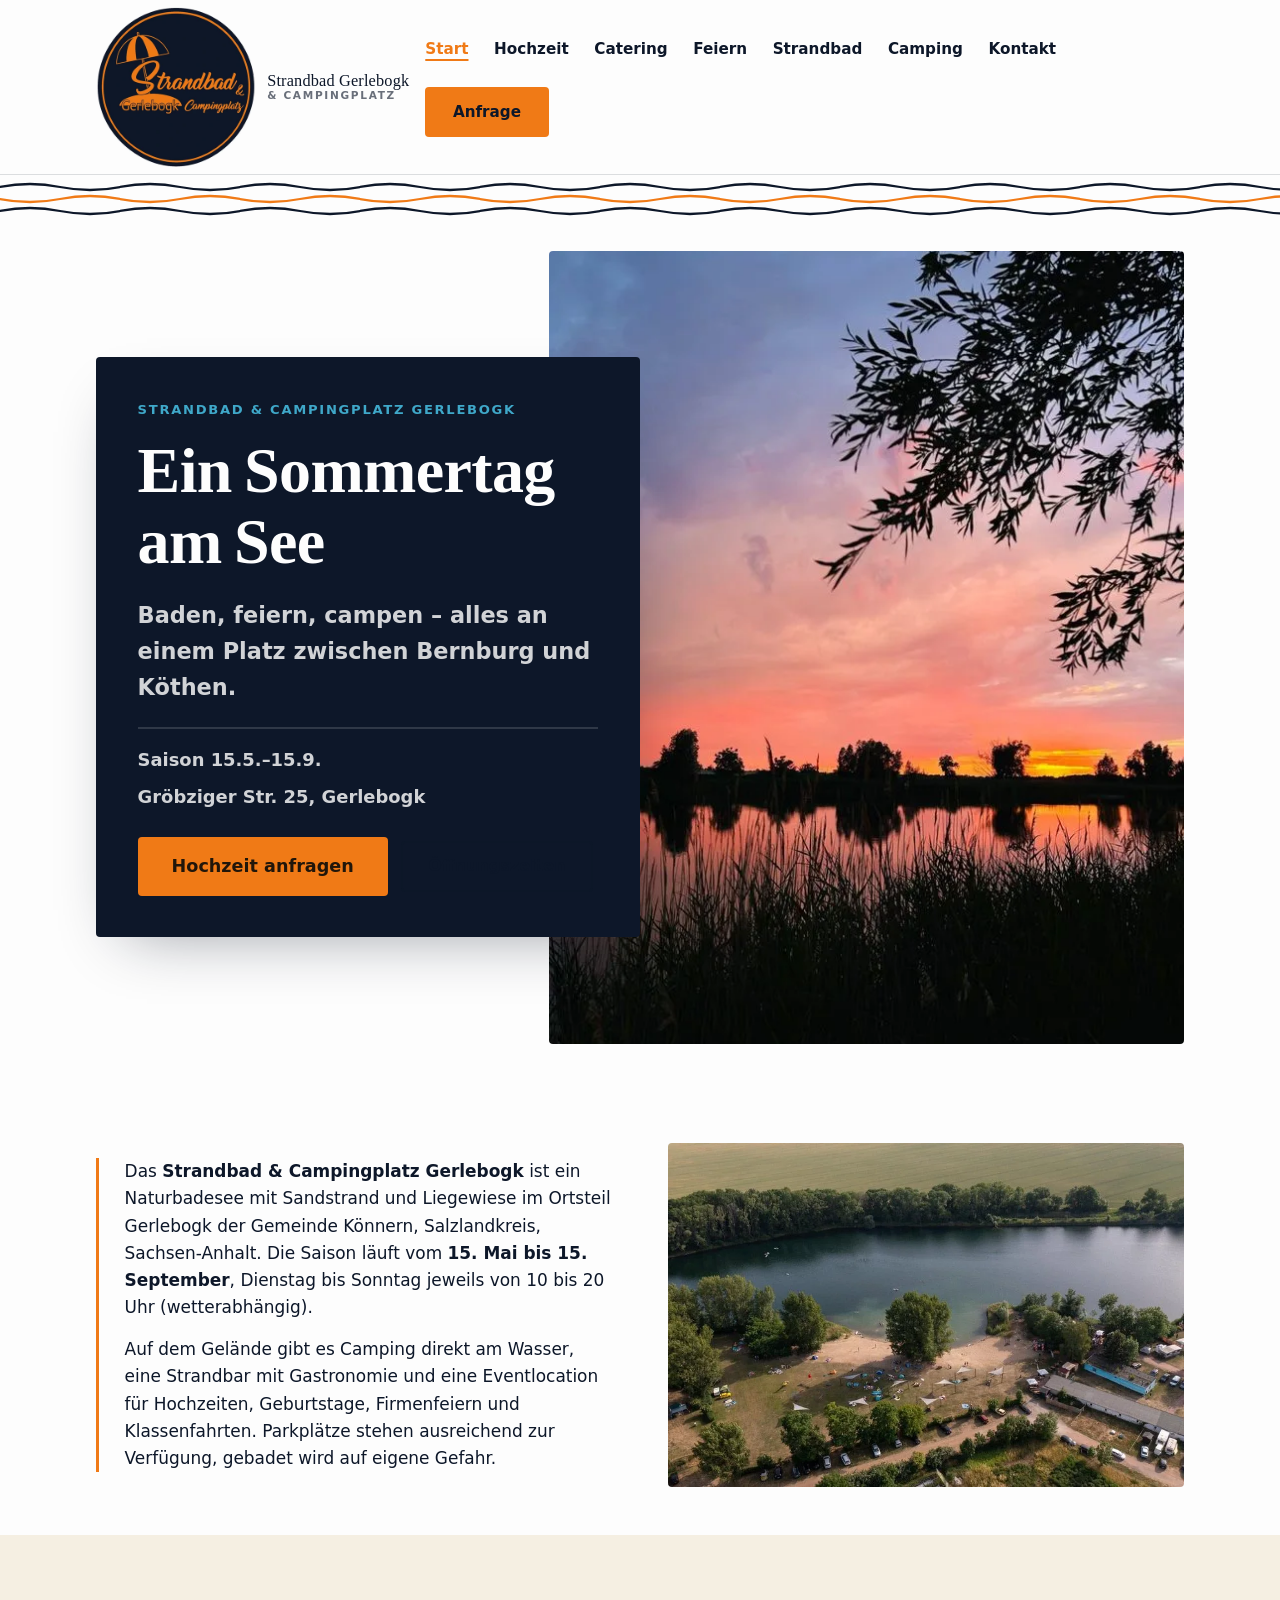
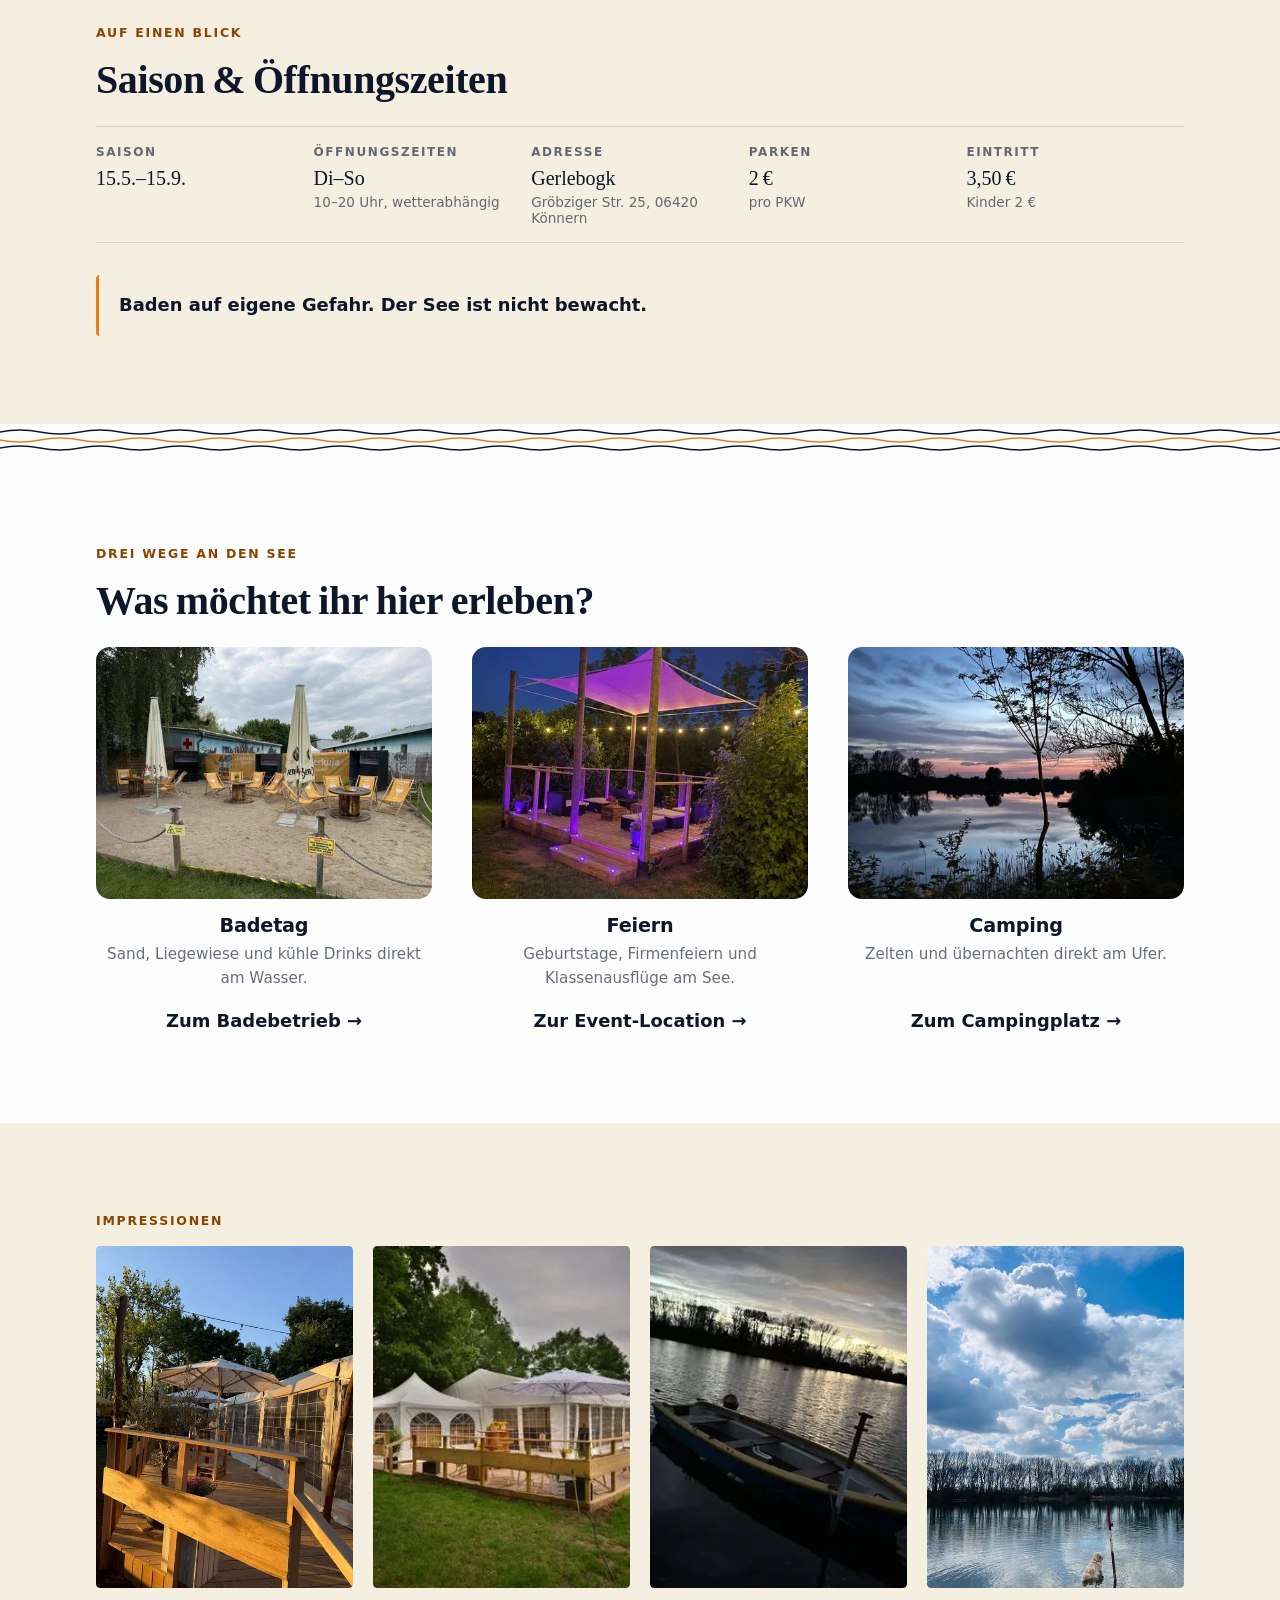
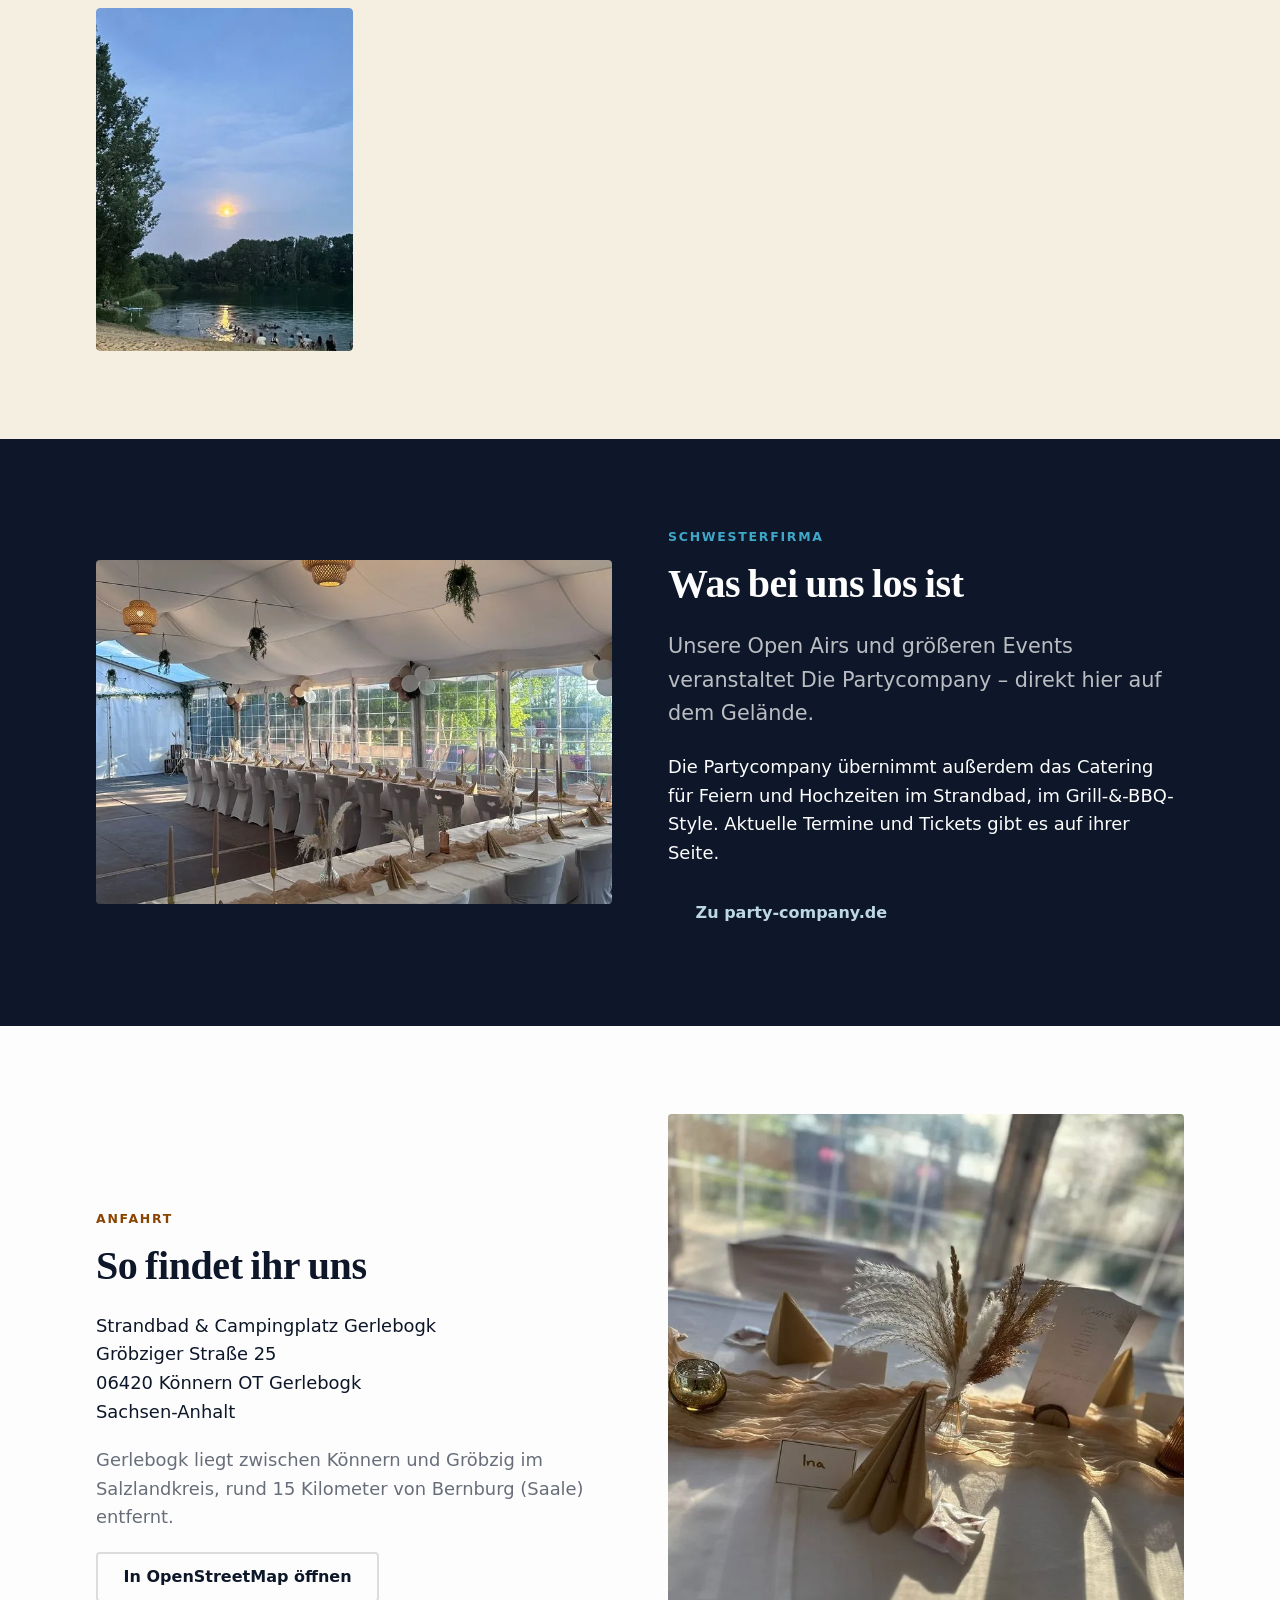
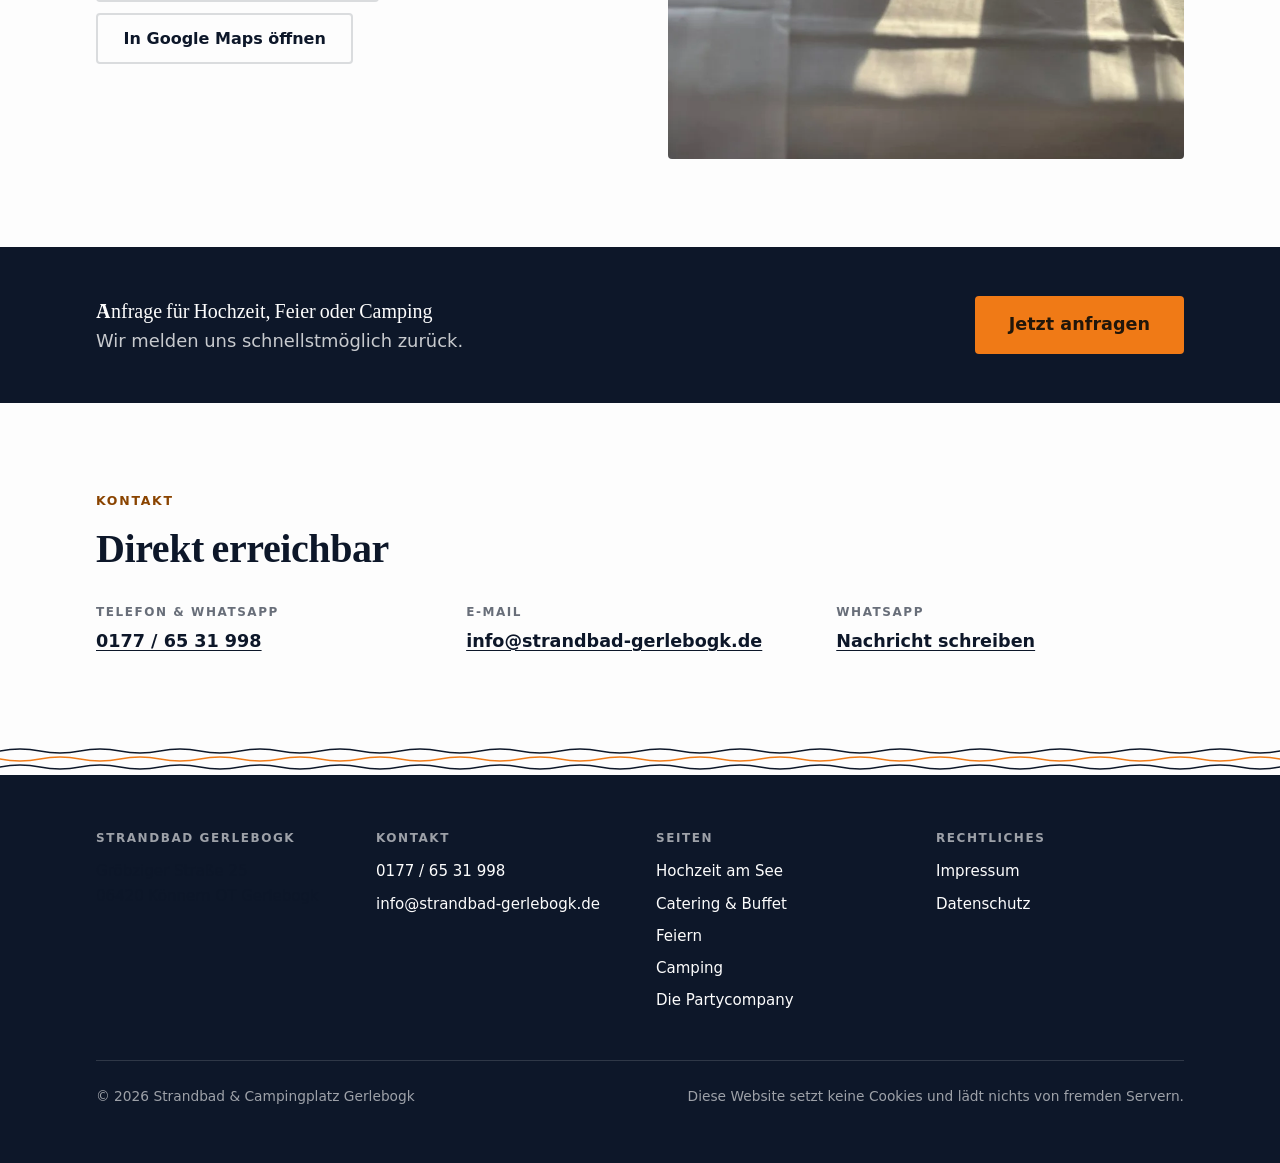
<file: index.html>
<!DOCTYPE html>
<html lang="de">
<head>
<meta charset="utf-8">
<meta name="viewport" content="width=device-width, initial-scale=1">

<title>Strandbad & Campingplatz Gerlebogk – Baden, Feiern, Camping</title>
<meta name="description" content="Naturbadesee mit Sandstrand, Campingplatz und Eventlocation in Gerlebogk bei Könnern. Hochzeiten, Feiern und Camping am See im Salzlandkreis.">
<link rel="canonical" href="https://strandbad-gerlebogk.de/">

<meta property="og:type" content="website">
<meta property="og:site_name" content="Strandbad & Campingplatz Gerlebogk">
<meta property="og:locale" content="de_DE">
<meta property="og:url" content="https://strandbad-gerlebogk.de/">
<meta property="og:title" content="Strandbad & Campingplatz Gerlebogk – Baden, Feiern, Camping">
<meta property="og:description" content="Naturbadesee mit Sandstrand, Campingplatz und Eventlocation in Gerlebogk bei Könnern, Salzlandkreis.">
<meta property="og:image" content="https://strandbad-gerlebogk.de/assets/img/og-default.jpg">
<meta property="og:image:width" content="1200">
<meta property="og:image:height" content="630">
<meta property="og:image:alt" content="Luftaufnahme des Strandbads Gerlebogk mit See, Sandstrand und Campingplatz">
<meta name="twitter:card" content="summary_large_image">

<link rel="icon" href="/assets/img/favicon-32.png" sizes="32x32" type="image/png">
<link rel="apple-touch-icon" href="/assets/img/favicon-180.png">
<meta name="theme-color" content="#fdfdfd">

<link rel="preload" href="/assets/fonts/fraunces-600.woff2" as="font" type="font/woff2" crossorigin>
<link rel="preload" as="image" href="/assets/img/sonnenuntergang-see-1000.webp" type="image/webp"
      imagesrcset="/assets/img/sonnenuntergang-see-640.webp 640w, /assets/img/sonnenuntergang-see-1000.webp 1000w, /assets/img/sonnenuntergang-see-1536.webp 1536w"
      imagesizes="(max-width: 56rem) 100vw, 50vw" fetchpriority="high">
<link rel="stylesheet" href="/assets/css/main.css">

<script type="application/ld+json">
{
  "@context": "https://schema.org",
  "@graph": [
    {
      "@type": ["LocalBusiness", "BeachResort"],
      "@id": "https://strandbad-gerlebogk.de/#betrieb",
      "name": "Strandbad & Campingplatz Gerlebogk",
      "description": "Naturbadesee mit Sandstrand und Liegewiese, Campingplatz, Gastronomie und Eventlocation in Gerlebogk, Gemeinde Könnern.",
      "url": "https://strandbad-gerlebogk.de/",
      "telephone": "+49-177-6531998",
      "email": "info@strandbad-gerlebogk.de",
      "address": {
        "@type": "PostalAddress",
        "streetAddress": "Gröbziger Straße 25",
        "addressLocality": "Könnern OT Gerlebogk",
        "addressRegion": "Sachsen-Anhalt",
        "postalCode": "06420",
        "addressCountry": "DE"
      },
      "geo": { "@type": "GeoCoordinates", "latitude": 51.7056, "longitude": 11.8304 },
      "areaServed": [
        { "@type": "AdministrativeArea", "name": "Salzlandkreis" },
        { "@type": "City", "name": "Könnern" },
        { "@type": "City", "name": "Bernburg (Saale)" },
        { "@type": "City", "name": "Halle (Saale)" },
        { "@type": "City", "name": "Aschersleben" }
      ],
      "isRelatedTo": { "@type": "Organization", "name": "Die Partycompany", "url": "https://party-company.de/" },
      "sameAs": ["https://party-company.de/"],
      "openingHoursSpecification": {
        "@type": "OpeningHoursSpecification",
        "dayOfWeek": ["Tuesday", "Wednesday", "Thursday", "Friday", "Saturday", "Sunday"],
        "opens": "10:00",
        "closes": "20:00",
        "validFrom": "2026-05-15",
        "validThrough": "2026-09-15",
        "description": "Wetterabhängig, Änderungen vorbehalten"
      },
      "makesOffer": [
        { "@type": "Offer", "itemOffered": { "@type": "Service", "name": "Hochzeit am See" } },
        { "@type": "Offer", "itemOffered": { "@type": "Service", "name": "Event-Location für Geburtstage, Firmenfeiern, Schulklassen" } },
        { "@type": "Offer", "itemOffered": { "@type": "Service", "name": "Campingplatz am See" } }
      ]
    },
    {
      "@type": "Campground",
      "@id": "https://strandbad-gerlebogk.de/camping/#campingplatz",
      "name": "Campingplatz Gerlebogk",
      "url": "https://strandbad-gerlebogk.de/camping/",
      "address": { "@id": "https://strandbad-gerlebogk.de/#betrieb" }
    }
  ]
}
</script>
</head>
<body>

<!-- EVENT-TEASER (Partycompany): Titel/Datum/Link hier eintragen und den
     Kommentar entfernen, sobald Termin und Line-up feststehen. Passendes
     HTML zum Wiederverwenden liegt in /feiern/index.html als Vorlage.
<section class="section section--schmal section--nacht" aria-labelledby="event-titel">
  <div class="wrap">
    <p class="eyebrow">Was bei uns los ist</p>
    <h2 id="event-titel">[TITEL DES EVENTS]</h2>
    <p>[DATUM] · Strandbad Gerlebogk · veranstaltet von Die Partycompany</p>
    <a class="btn btn--anfrage" href="https://party-company.de/">Zum Event</a>
  </div>
</section>
-->

<a class="skip-link" href="#inhalt">Zum Inhalt springen</a>

<header class="kopf">
  <div class="wrap kopf__inner">
    <a class="marke" href="/">
      <picture>
        <source type="image/webp" srcset="/assets/img/logo-384.webp">
        <img src="/assets/img/logo-384.png" width="160" height="160"
             alt="Logo Strandbad & Campingplatz Gerlebogk: Sonnenschirm über dem Schriftzug">
      </picture>
      <span class="marke__name">Strandbad Gerlebogk
        <span class="marke__zusatz">& Campingplatz</span>
      </span>
    </a>
    <nav class="nav" aria-label="Hauptnavigation">
      <a href="/" aria-current="page">Start</a>
      <a href="/hochzeit/">Hochzeit</a>
      <a href="/catering/">Catering</a>
      <a href="/feiern/">Feiern</a>
      <a href="/strandbad/">Strandbad</a>
      <a href="/camping/">Camping</a>
      <a href="/kontakt/">Kontakt</a>
      <a class="btn btn--anfrage" href="/kontakt/">Anfrage</a>
    </nav>
  </div>
</header>

<div class="wellen wellen--kopf" role="presentation"></div>

<main id="inhalt">

  <section class="hero">
    <div class="wrap hero__grid">
      <div class="hero__media">
        <picture>
          <source type="image/webp"
                  srcset="/assets/img/sonnenuntergang-see-640.webp 640w, /assets/img/sonnenuntergang-see-1000.webp 1000w, /assets/img/sonnenuntergang-see-1536.webp 1536w"
                  sizes="(max-width: 56rem) 100vw, 50vw">
          <img src="/assets/img/sonnenuntergang-see-1000.jpg"
               srcset="/assets/img/sonnenuntergang-see-640.jpg 640w, /assets/img/sonnenuntergang-see-1000.jpg 1000w, /assets/img/sonnenuntergang-see-1536.jpg 1536w"
               sizes="(max-width: 56rem) 100vw, 50vw"
               width="1536" height="2048" fetchpriority="high" decoding="async"
               alt="Sonnenuntergang über dem See im Strandbad Gerlebogk, Schilf im Vordergrund, Himmel in Orange und Pink">
        </picture>
      </div>

      <div class="hero__panel">
        <p class="hero__kicker">Strandbad &amp; Campingplatz Gerlebogk</p>
        <h1 class="hero__titel">Ein Sommertag am See</h1>
        <p class="hero__unter">Baden, feiern, campen – alles an einem Platz zwischen Bernburg und Köthen.</p>
        <p class="hero__zeile">
          <span>Saison 15.5.–15.9.</span>
          <span>Gröbziger Str. 25, Gerlebogk</span>
        </p>
        <p class="hero__aktion">
          <a class="btn btn--anfrage btn--gross" href="/hochzeit/">Hochzeit anfragen</a>
          <a class="btn btn--leise" href="#eckdaten">Öffnungszeiten</a>
        </p>
      </div>
    </div>
  </section>

  <section class="section section--schmal" aria-labelledby="fakten-titel">
    <div class="wrap duo">
      <div>
        <h2 id="fakten-titel" class="visually-hidden">Über das Strandbad Gerlebogk</h2>
        <div class="fakten">
          <p>
            Das <strong>Strandbad &amp; Campingplatz Gerlebogk</strong> ist ein Naturbadesee mit Sandstrand
            und Liegewiese im Ortsteil Gerlebogk der Gemeinde Könnern, Salzlandkreis, Sachsen-Anhalt. Die
            Saison läuft vom <strong>15. Mai bis 15. September</strong>,
            Dienstag bis Sonntag jeweils von 10 bis 20 Uhr (wetterabhängig).
          </p>
          <p>
            Auf dem Gelände gibt es Camping direkt am Wasser, eine Strandbar mit Gastronomie und eine
            Eventlocation für Hochzeiten, Geburtstage, Firmenfeiern und Klassenfahrten. Parkplätze stehen
            ausreichend zur Verfügung, gebadet wird auf eigene Gefahr.
          </p>
        </div>
      </div>
      <div class="duo__media bild--breit">
        <picture>
          <source type="image/webp"
                  srcset="/assets/img/luftaufnahme-strandbad-480.webp 480w, /assets/img/luftaufnahme-strandbad-800.webp 800w, /assets/img/luftaufnahme-strandbad-1600.webp 1600w"
                  sizes="(max-width: 56rem) 100vw, 45vw">
          <img src="/assets/img/luftaufnahme-strandbad-800.jpg"
               srcset="/assets/img/luftaufnahme-strandbad-480.jpg 480w, /assets/img/luftaufnahme-strandbad-800.jpg 800w, /assets/img/luftaufnahme-strandbad-1600.jpg 1600w"
               sizes="(max-width: 56rem) 100vw, 45vw"
               width="1600" height="1066" loading="lazy" decoding="async"
               alt="Luftaufnahme des Strandbads Gerlebogk: See, Sandstrand, Liegewiese mit Sonnensegeln, Campingplatz und Parkplätze">
        </picture>
      </div>
    </div>
  </section>

  <section class="section section--sand" id="eckdaten" aria-labelledby="eckdaten-titel">
    <div class="wrap">
      <p class="eyebrow">Auf einen Blick</p>
      <h2 id="eckdaten-titel">Saison &amp; Öffnungszeiten</h2>
      <dl class="eckdaten">
        <div>
          <dt>Saison</dt>
          <dd>15.5.–15.9.</dd>
        </div>
        <div>
          <dt>Öffnungszeiten</dt>
          <dd>Di–So<small>10–20 Uhr, wetterabhängig</small></dd>
        </div>
        <div>
          <dt>Adresse</dt>
          <dd>Gerlebogk<small>Gröbziger Str. 25, 06420 Könnern</small></dd>
        </div>
        <div>
          <dt>Parken</dt>
          <dd>2 €<small>pro PKW</small></dd>
        </div>
        <div>
          <dt>Eintritt</dt>
          <dd>3,50 €<small>Kinder 2 €</small></dd>
        </div>
      </dl>
      <p class="hinweis mt-l">Baden auf eigene Gefahr. Der See ist nicht bewacht.</p>
    </div>
  </section>

  <div class="wellen" role="presentation"></div>

  <section class="section" aria-labelledby="wege-titel">
    <div class="wrap">
      <p class="eyebrow">Drei Wege an den See</p>
      <h2 id="wege-titel">Was möchtet ihr hier erleben?</h2>
    </div>
    <div class="wrap">
      <nav class="wegweiser" aria-label="Hauptbereiche">
        <a class="wegweiser__eintrag" href="/strandbad/">
          <span class="wegweiser__bild">
            <picture>
              <source type="image/webp" srcset="/assets/img/strandbar-liegestuehle-480.webp 480w, /assets/img/strandbar-liegestuehle-800.webp 800w" sizes="(max-width: 40rem) 100vw, 33vw">
              <img src="/assets/img/strandbar-liegestuehle-480.jpg" srcset="/assets/img/strandbar-liegestuehle-480.jpg 480w, /assets/img/strandbar-liegestuehle-800.jpg 800w" sizes="(max-width: 40rem) 100vw, 33vw" width="1600" height="1200" loading="lazy" decoding="async" alt="Liegestühle und Sonnenschirme am Sandstrand des Strandbads Gerlebogk">
            </picture>
          </span>
          <h3>Badetag</h3>
          <p>Sand, Liegewiese und kühle Drinks direkt am Wasser.</p>
          <span class="wegweiser__pfeil">Zum Badebetrieb →</span>
        </a>
        <a class="wegweiser__eintrag" href="/feiern/">
          <span class="wegweiser__bild">
            <picture>
              <source type="image/webp" srcset="/assets/img/lounge-deck-nacht-480.webp 480w, /assets/img/lounge-deck-nacht-800.webp 800w" sizes="(max-width: 40rem) 100vw, 33vw">
              <img src="/assets/img/lounge-deck-nacht-480.jpg" srcset="/assets/img/lounge-deck-nacht-480.jpg 480w, /assets/img/lounge-deck-nacht-800.jpg 800w" sizes="(max-width: 40rem) 100vw, 33vw" width="1536" height="2048" loading="lazy" decoding="async" alt="Beleuchtetes Holzdeck mit Sonnensegel und Lichterketten am Abend">
            </picture>
          </span>
          <h3>Feiern</h3>
          <p>Geburtstage, Firmenfeiern und Klassenausflüge am See.</p>
          <span class="wegweiser__pfeil">Zur Event-Location →</span>
        </a>
        <a class="wegweiser__eintrag" href="/camping/">
          <span class="wegweiser__bild">
            <picture>
              <source type="image/webp" srcset="/assets/img/see-blaue-stunde-480.webp 480w, /assets/img/see-blaue-stunde-800.webp 800w" sizes="(max-width: 40rem) 100vw, 33vw">
              <img src="/assets/img/see-blaue-stunde-480.jpg" srcset="/assets/img/see-blaue-stunde-480.jpg 480w, /assets/img/see-blaue-stunde-800.jpg 800w" sizes="(max-width: 40rem) 100vw, 33vw" width="1200" height="1600" loading="lazy" decoding="async" alt="Der See in der blauen Stunde mit Baumsilhouette am Ufer">
            </picture>
          </span>
          <h3>Camping</h3>
          <p>Zelten und übernachten direkt am Ufer.</p>
          <span class="wegweiser__pfeil">Zum Campingplatz →</span>
        </a>
      </nav>
    </div>
  </section>

  <section class="section section--sand" aria-labelledby="strecke-titel">
    <div class="wrap">
      <p class="eyebrow">Impressionen</p>
      <h2 id="strecke-titel" class="visually-hidden">Bilder vom Strandbad Gerlebogk</h2>
      <div class="bildstrecke">
        <div>
          <picture>
            <source type="image/webp" srcset="/assets/img/terrasse-abendsonne-480.webp 480w, /assets/img/terrasse-abendsonne-800.webp 800w" sizes="(max-width: 48rem) 100vw, 33vw">
            <img src="/assets/img/terrasse-abendsonne-480.jpg" srcset="/assets/img/terrasse-abendsonne-480.jpg 480w, /assets/img/terrasse-abendsonne-800.jpg 800w" sizes="(max-width: 48rem) 100vw, 33vw" width="1536" height="2048" loading="lazy" decoding="async" alt="Holzterrasse im Abendlicht mit Olivenbäumen und Zelt">
          </picture>
        </div>
        <div>
          <picture>
            <source type="image/webp" srcset="/assets/img/zeltanlage-terrasse-480.webp 480w, /assets/img/zeltanlage-terrasse-800.webp 800w" sizes="(max-width: 48rem) 100vw, 33vw">
            <img src="/assets/img/zeltanlage-terrasse-480.jpg" srcset="/assets/img/zeltanlage-terrasse-480.jpg 480w, /assets/img/zeltanlage-terrasse-800.jpg 800w" sizes="(max-width: 48rem) 100vw, 33vw" width="2048" height="1366" loading="lazy" decoding="async" alt="Pagodenzelt und Festzelt auf der Holzterrasse am Strandbad Gerlebogk">
          </picture>
        </div>
        <div>
          <picture>
            <source type="image/webp" srcset="/assets/img/ruderboot-daemmerung-380.webp 380w" sizes="(max-width: 48rem) 100vw, 33vw">
            <img src="/assets/img/ruderboot-daemmerung-380.jpg" srcset="/assets/img/ruderboot-daemmerung-380.jpg 380w" sizes="(max-width: 48rem) 100vw, 33vw" width="414" height="414" loading="lazy" decoding="async" alt="Ruderboot auf dem See in der Dämmerung">
          </picture>
        </div>
        <div>
          <picture>
            <source type="image/webp" srcset="/assets/img/wolken-spiegelung-see-480.webp 480w, /assets/img/wolken-spiegelung-see-800.webp 800w" sizes="(max-width: 48rem) 100vw, 33vw">
            <img src="/assets/img/wolken-spiegelung-see-480.jpg" srcset="/assets/img/wolken-spiegelung-see-480.jpg 480w, /assets/img/wolken-spiegelung-see-800.jpg 800w" sizes="(max-width: 48rem) 100vw, 33vw" width="1600" height="2337" loading="lazy" decoding="async" alt="Wolken spiegeln sich auf der ruhigen Wasseroberfläche des Sees">
          </picture>
        </div>
        <div>
          <picture>
            <source type="image/webp" srcset="/assets/img/mondaufgang-strand-640.webp 640w, /assets/img/mondaufgang-strand-1000.webp 1000w" sizes="(max-width: 48rem) 100vw, 33vw">
            <img src="/assets/img/mondaufgang-strand-640.jpg" srcset="/assets/img/mondaufgang-strand-640.jpg 640w, /assets/img/mondaufgang-strand-1000.jpg 1000w" sizes="(max-width: 48rem) 100vw, 33vw" width="1600" height="1200" loading="lazy" decoding="async" alt="Abendstimmung mit Mondaufgang am Strand des Strandbads Gerlebogk">
          </picture>
        </div>
      </div>
    </div>
  </section>

  <section class="section section--nacht" aria-labelledby="party-titel">
    <div class="wrap duo duo--medialinks">
      <div class="duo__media bild--breit">
        <picture>
          <source type="image/webp" srcset="/assets/img/festzelt-hochzeitstafel-480.webp 480w, /assets/img/festzelt-hochzeitstafel-800.webp 800w" sizes="(max-width: 56rem) 100vw, 45vw">
          <img src="/assets/img/festzelt-hochzeitstafel-800.jpg" srcset="/assets/img/festzelt-hochzeitstafel-480.jpg 480w, /assets/img/festzelt-hochzeitstafel-800.jpg 800w" sizes="(max-width: 56rem) 100vw, 45vw" width="2048" height="1536" loading="lazy" decoding="async" alt="Festzelt mit langer gedeckter Hochzeitstafel im Abendlicht">
        </picture>
      </div>
      <div>
        <p class="eyebrow">Schwesterfirma</p>
        <h2 id="party-titel">Was bei uns los ist</h2>
        <p class="lede">Unsere Open Airs und größeren Events veranstaltet Die Partycompany – direkt hier auf dem Gelände.</p>
        <p>Die Partycompany übernimmt außerdem das Catering für Feiern und Hochzeiten im Strandbad, im Grill-&amp;-BBQ-Style. Aktuelle Termine und Tickets gibt es auf ihrer Seite.</p>
        <p><a class="btn btn--party" href="https://party-company.de/" rel="noopener">Zu party-company.de</a></p>
      </div>
    </div>
  </section>

  <section class="section" aria-labelledby="anfahrt-titel">
    <div class="wrap duo">
      <div>
        <p class="eyebrow">Anfahrt</p>
        <h2 id="anfahrt-titel">So findet ihr uns</h2>
        <p>
          Strandbad &amp; Campingplatz Gerlebogk<br>
          Gröbziger Straße 25<br>
          06420 Könnern OT Gerlebogk<br>
          Sachsen-Anhalt
        </p>
        <p class="leise">Gerlebogk liegt zwischen Könnern und Gröbzig im Salzlandkreis, rund 15 Kilometer von Bernburg (Saale) entfernt.</p>
        <p class="knopfreihe">
          <a class="btn btn--leise" href="https://www.openstreetmap.org/search?query=Gr%C3%B6bziger%20Stra%C3%9Fe%2025%2C%2006420%20K%C3%B6nnern" rel="noopener">In OpenStreetMap öffnen</a>
          <a class="btn btn--leise" href="https://www.google.com/maps/search/?api=1&amp;query=Gr%C3%B6bziger+Stra%C3%9Fe+25%2C+06420+K%C3%B6nnern" rel="noopener">In Google Maps öffnen</a>
        </p>
      </div>
      <div class="duo__media bild--hoch">
        <picture>
          <source type="image/webp" srcset="/assets/img/tischdeko-detail-480.webp 480w, /assets/img/tischdeko-detail-800.webp 800w" sizes="(max-width: 56rem) 100vw, 45vw">
          <img src="/assets/img/tischdeko-detail-800.jpg" srcset="/assets/img/tischdeko-detail-480.jpg 480w, /assets/img/tischdeko-detail-800.jpg 800w" sizes="(max-width: 56rem) 100vw, 45vw" width="1536" height="2048" loading="lazy" decoding="async" alt="Tischdeko-Detail mit Pampasgras, Namenskarte und Menükarte im Abendlicht">
        </picture>
      </div>
    </div>
  </section>

  <section class="anfrageband">
    <div class="wrap anfrageband__inner">
      <p>
        <strong>Anfrage für Hochzeit, Feier oder Camping</strong>
        Wir melden uns schnellstmöglich zurück.
      </p>
      <a class="btn btn--anfrage btn--gross" href="/kontakt/">Jetzt anfragen</a>
    </div>
  </section>

  <section class="section" aria-labelledby="kontakt-titel">
    <div class="wrap">
      <p class="eyebrow">Kontakt</p>
      <h2 id="kontakt-titel">Direkt erreichbar</h2>
      <dl class="kontaktliste mt-l">
        <div>
          <dt>Telefon &amp; WhatsApp</dt>
          <dd><a href="tel:+491776531998">0177 / 65 31 998</a></dd>
        </div>
        <div>
          <dt>E-Mail</dt>
          <dd><a href="mailto:info@strandbad-gerlebogk.de">info@strandbad-gerlebogk.de</a></dd>
        </div>
        <div>
          <dt>WhatsApp</dt>
          <dd><a href="https://wa.me/491776531998" rel="noopener">Nachricht schreiben</a></dd>
        </div>
      </dl>
    </div>
  </section>

</main>

<div class="wellen" role="presentation"></div>

<footer class="fuss">
  <div class="wrap">
    <div class="fuss__grid">
      <div>
        <h2>Strandbad Gerlebogk</h2>
        <p class="leise">
          Gröbziger Straße 25<br>
          06420 Könnern OT Gerlebogk
        </p>
      </div>
      <div>
        <h2>Kontakt</h2>
        <ul>
          <li><a href="tel:+491776531998">0177 / 65 31 998</a></li>
          <li><a href="mailto:info@strandbad-gerlebogk.de">info@strandbad-gerlebogk.de</a></li>
        </ul>
      </div>
      <div>
        <h2>Seiten</h2>
        <ul>
          <li><a href="/hochzeit/">Hochzeit am See</a></li>
          <li><a href="/catering/">Catering &amp; Buffet</a></li>
          <li><a href="/feiern/">Feiern</a></li>
          <li><a href="/camping/">Camping</a></li>
          <li><a href="https://party-company.de/" rel="noopener">Die Partycompany</a></li>
        </ul>
      </div>
      <div>
        <h2>Rechtliches</h2>
        <ul>
          <li><a href="/impressum/">Impressum</a></li>
          <li><a href="/datenschutz/">Datenschutz</a></li>
        </ul>
      </div>
    </div>
    <p class="fuss__unten">
      <span>© 2026 Strandbad &amp; Campingplatz Gerlebogk</span>
      <span>Diese Website setzt keine Cookies und lädt nichts von fremden Servern.</span>
    </p>
  </div>
</footer>

</body>
</html>
</file>
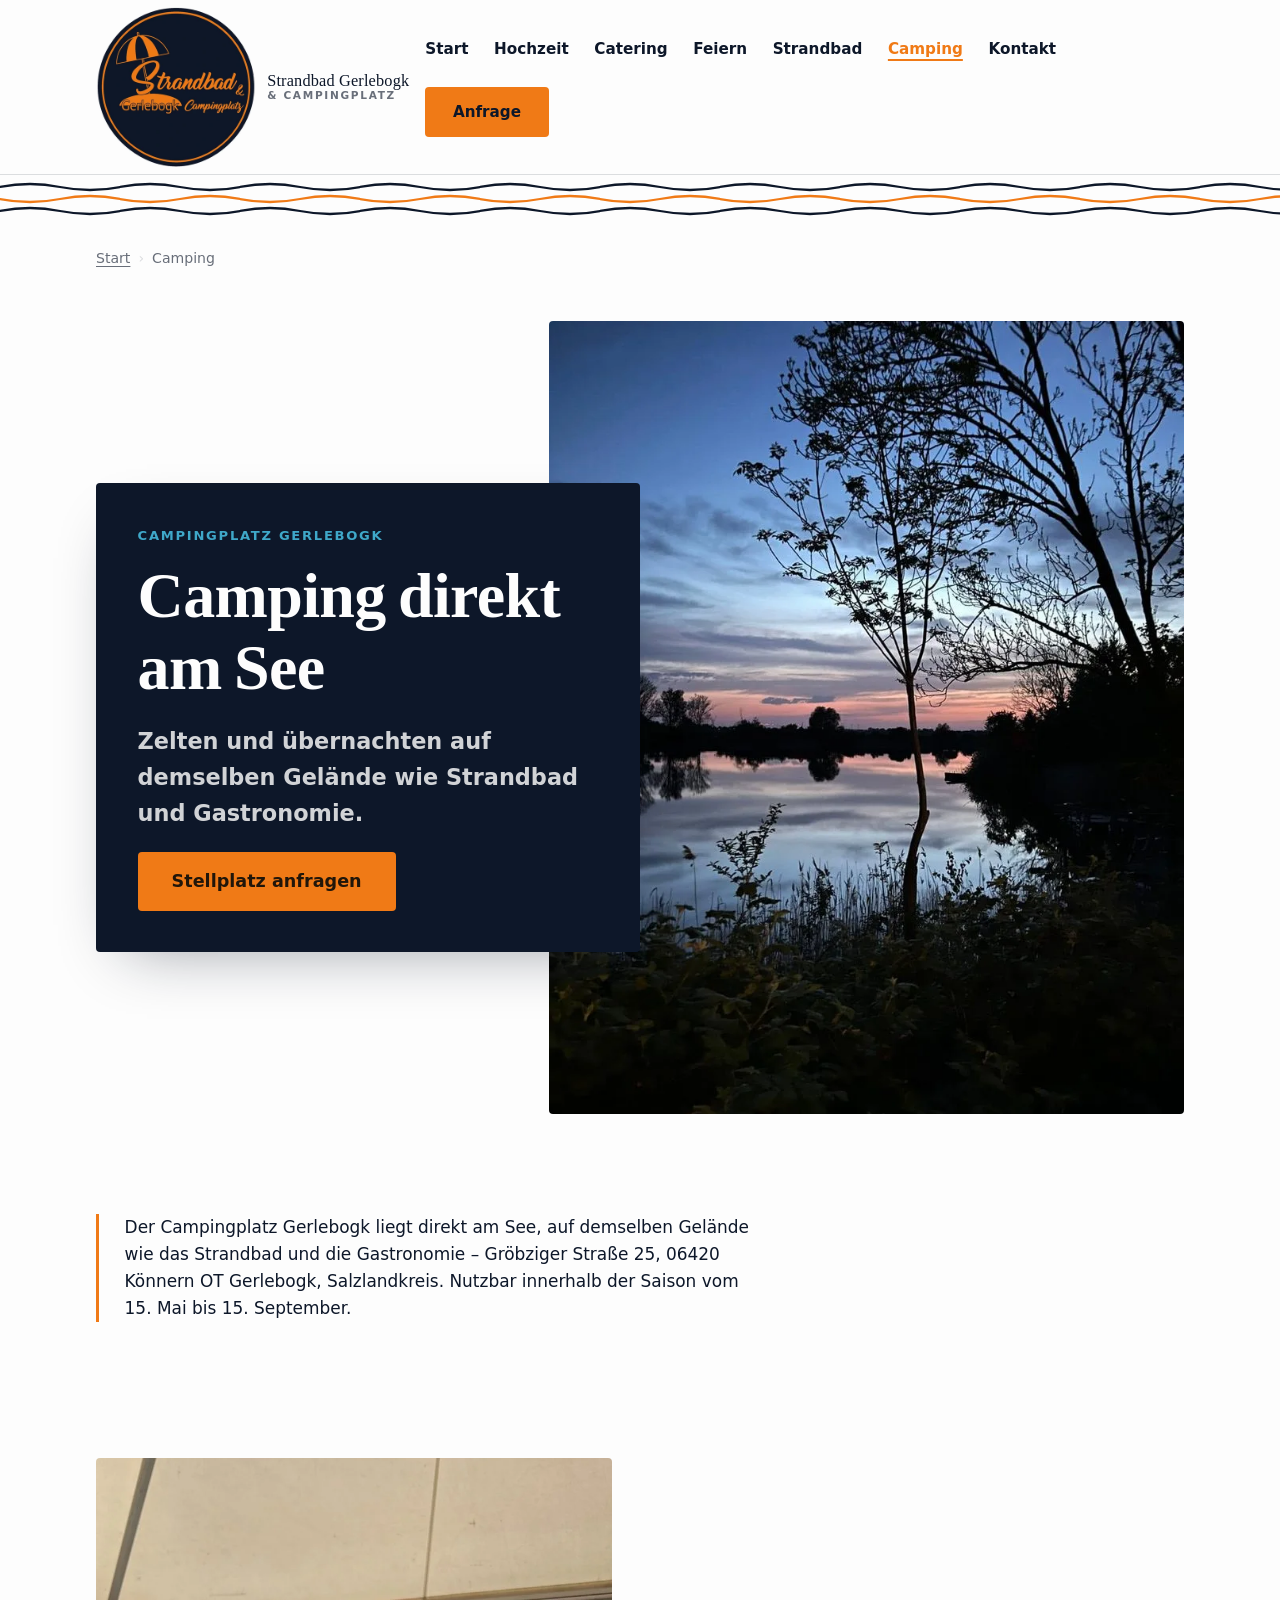
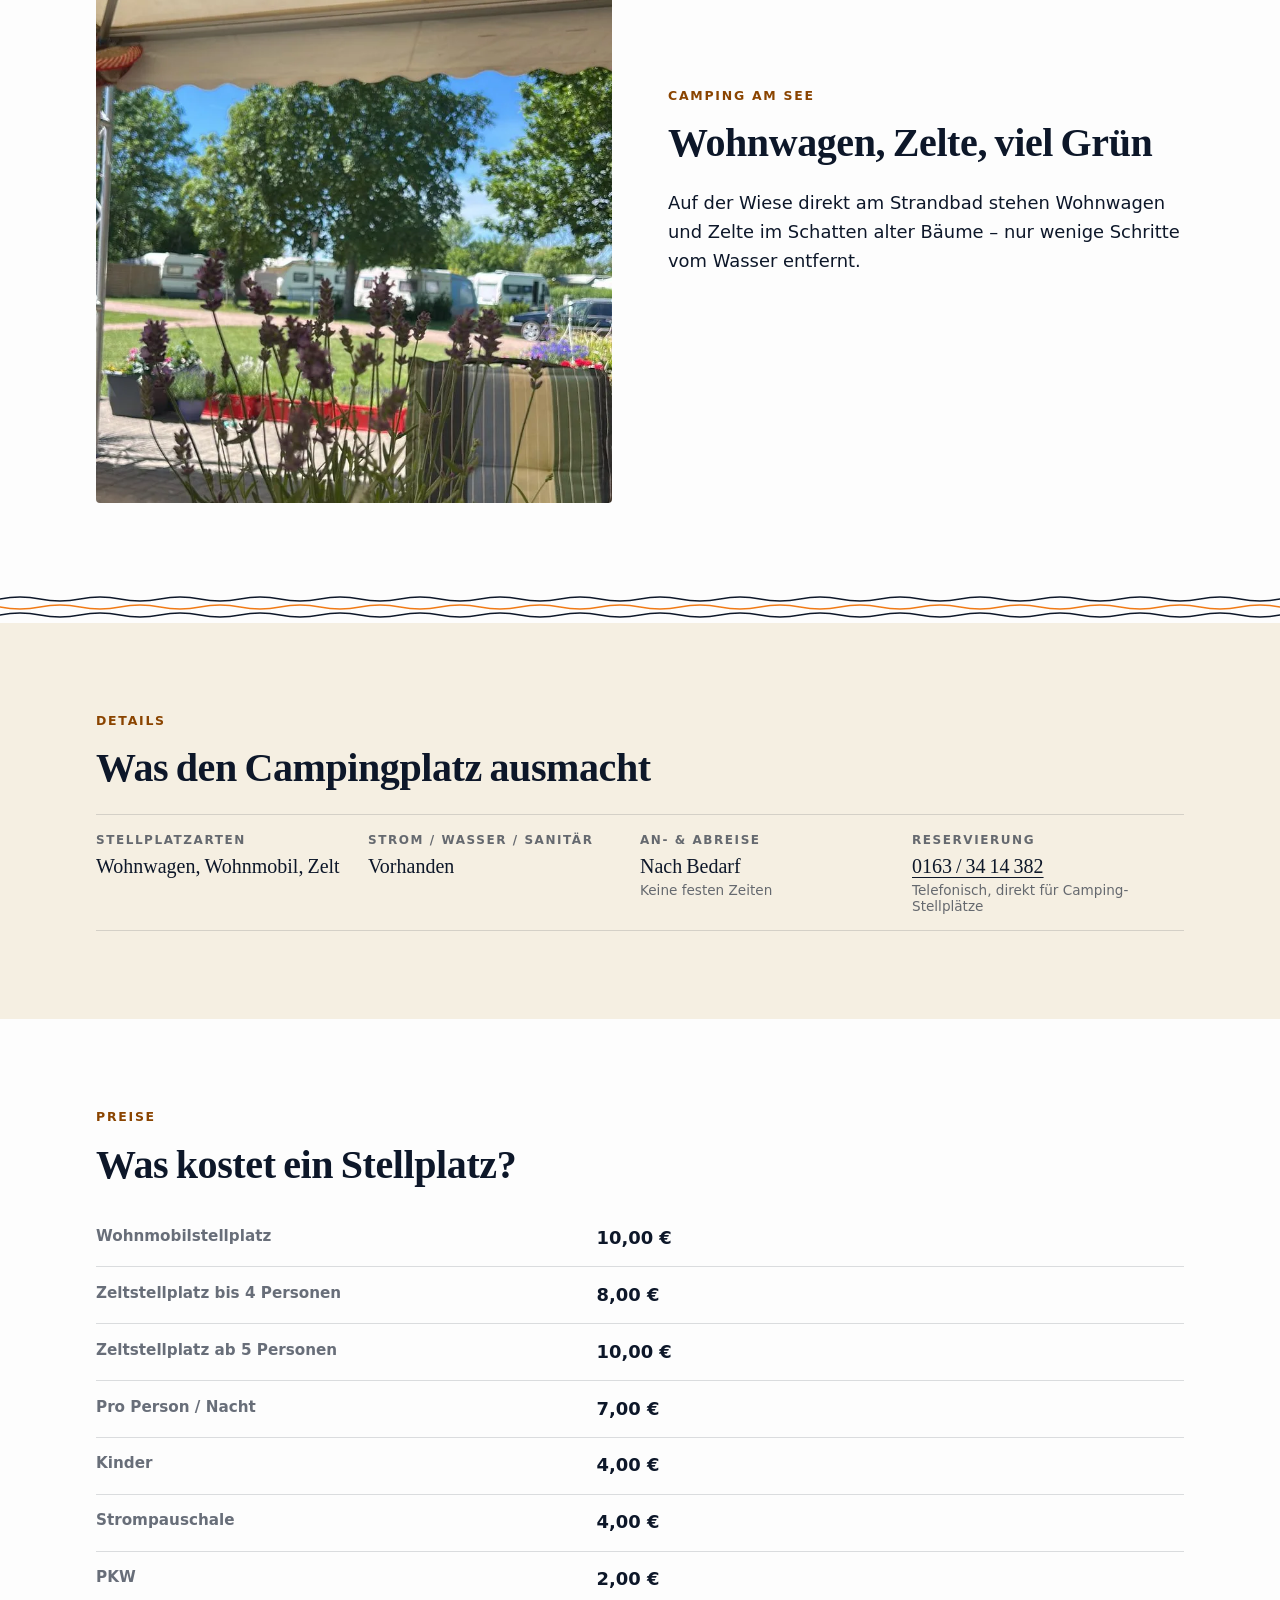
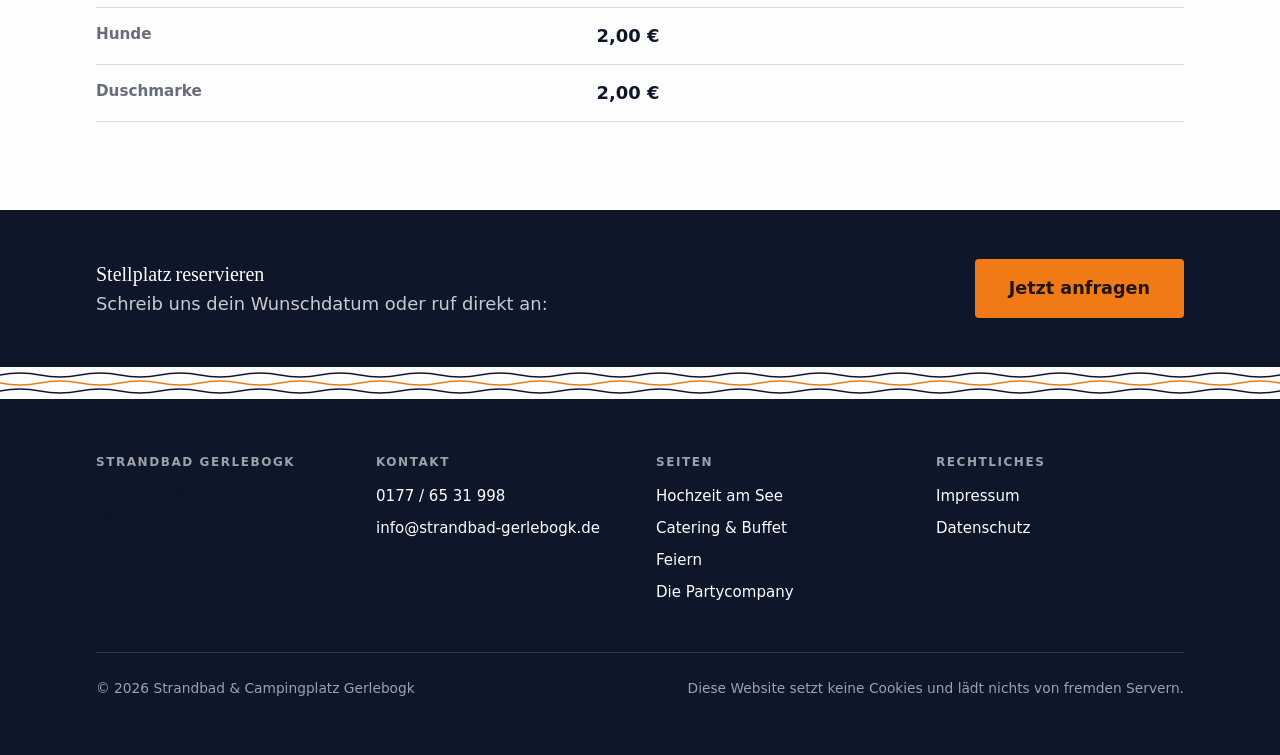
<file: camping/index.html>
<!DOCTYPE html>
<html lang="de">
<head>
<meta charset="utf-8">
<meta name="viewport" content="width=device-width, initial-scale=1">

<title>Campingplatz Gerlebogk – Camping am See</title>
<meta name="description" content="Campingplatz direkt am Badesee im Strandbad Gerlebogk, Salzlandkreis. Zelten und übernachten auf demselben Gelände wie Strandbad und Gastronomie.">
<link rel="canonical" href="https://strandbad-gerlebogk.de/camping/">

<meta property="og:type" content="website">
<meta property="og:site_name" content="Strandbad & Campingplatz Gerlebogk">
<meta property="og:locale" content="de_DE">
<meta property="og:url" content="https://strandbad-gerlebogk.de/camping/">
<meta property="og:title" content="Campingplatz Gerlebogk – Camping am See">
<meta property="og:description" content="Zelten und übernachten direkt am Ufer, auf demselben Gelände wie Strandbad und Gastronomie.">
<meta property="og:image" content="https://strandbad-gerlebogk.de/assets/img/og-default.jpg">
<meta property="og:image:width" content="1200">
<meta property="og:image:height" content="630">
<meta property="og:image:alt" content="Der See in der blauen Stunde mit Baumsilhouette am Ufer">
<meta name="twitter:card" content="summary_large_image">

<link rel="icon" href="/assets/img/favicon-32.png" sizes="32x32" type="image/png">
<link rel="apple-touch-icon" href="/assets/img/favicon-180.png">
<meta name="theme-color" content="#fdfdfd">

<link rel="preload" href="/assets/fonts/fraunces-600.woff2" as="font" type="font/woff2" crossorigin>
<link rel="preload" as="image" href="/assets/img/see-blaue-stunde-800.webp" type="image/webp"
      imagesrcset="/assets/img/see-blaue-stunde-480.webp 480w, /assets/img/see-blaue-stunde-800.webp 800w, /assets/img/see-blaue-stunde-1200.webp 1200w"
      imagesizes="(max-width: 56rem) 100vw, 50vw" fetchpriority="high">
<link rel="stylesheet" href="/assets/css/main.css">

<script type="application/ld+json">
{
  "@context": "https://schema.org",
  "@graph": [
    {
      "@type": "BreadcrumbList",
      "itemListElement": [
        { "@type": "ListItem", "position": 1, "name": "Start", "item": "https://strandbad-gerlebogk.de/" },
        { "@type": "ListItem", "position": 2, "name": "Camping", "item": "https://strandbad-gerlebogk.de/camping/" }
      ]
    },
    {
      "@type": "Campground",
      "name": "Campingplatz Gerlebogk",
      "description": "Campingplatz direkt am See, auf demselben Gelände wie Strandbad und Gastronomie.",
      "address": {
        "@type": "PostalAddress",
        "streetAddress": "Gröbziger Straße 25",
        "addressLocality": "Könnern OT Gerlebogk",
        "addressRegion": "Sachsen-Anhalt",
        "postalCode": "06420",
        "addressCountry": "DE"
      },
      "url": "https://strandbad-gerlebogk.de/camping/"
    }
  ]
}
</script>
</head>
<body>

<a class="skip-link" href="#inhalt">Zum Inhalt springen</a>

<header class="kopf">
  <div class="wrap kopf__inner">
    <a class="marke" href="/">
      <picture>
        <source type="image/webp" srcset="/assets/img/logo-384.webp">
        <img src="/assets/img/logo-384.png" width="160" height="160"
             alt="Logo Strandbad & Campingplatz Gerlebogk: Sonnenschirm über dem Schriftzug">
      </picture>
      <span class="marke__name">Strandbad Gerlebogk
        <span class="marke__zusatz">& Campingplatz</span>
      </span>
    </a>
    <nav class="nav" aria-label="Hauptnavigation">
      <a href="/">Start</a>
      <a href="/hochzeit/">Hochzeit</a>
      <a href="/catering/">Catering</a>
      <a href="/feiern/">Feiern</a>
      <a href="/strandbad/">Strandbad</a>
      <a href="/camping/" aria-current="page">Camping</a>
      <a href="/kontakt/">Kontakt</a>
      <a class="btn btn--anfrage" href="/kontakt/">Anfrage</a>
    </nav>
  </div>
</header>

<div class="wellen wellen--kopf" role="presentation"></div>

<main id="inhalt">

  <nav class="brotkrumen wrap krumen-abstand" aria-label="Brotkrumennavigation">
    <ol>
      <li><a href="/">Start</a></li>
      <li>Camping</li>
    </ol>
  </nav>

  <section class="hero">
    <div class="wrap hero__grid">
      <div class="hero__media">
        <picture>
          <source type="image/webp"
                  srcset="/assets/img/see-blaue-stunde-480.webp 480w, /assets/img/see-blaue-stunde-800.webp 800w, /assets/img/see-blaue-stunde-1200.webp 1200w"
                  sizes="(max-width: 56rem) 100vw, 50vw">
          <img src="/assets/img/see-blaue-stunde-800.jpg"
               srcset="/assets/img/see-blaue-stunde-480.jpg 480w, /assets/img/see-blaue-stunde-800.jpg 800w, /assets/img/see-blaue-stunde-1200.jpg 1200w"
               sizes="(max-width: 56rem) 100vw, 50vw"
               width="1200" height="1600" fetchpriority="high" decoding="async"
               alt="Der See in der blauen Stunde mit Baumsilhouette am Ufer, Camping Gerlebogk">
        </picture>
      </div>

      <div class="hero__panel">
        <p class="hero__kicker">Campingplatz Gerlebogk</p>
        <h1 class="hero__titel">Camping direkt am See</h1>
        <p class="hero__unter">Zelten und übernachten auf demselben Gelände wie Strandbad und Gastronomie.</p>
        <p class="hero__aktion">
          <a class="btn btn--anfrage btn--gross" href="/kontakt/">Stellplatz anfragen</a>
        </p>
      </div>
    </div>
  </section>

  <section class="section section--schmal">
    <div class="wrap">
      <div class="fakten">
        <p>
          Der Campingplatz Gerlebogk liegt direkt am See, auf demselben Gelände wie das Strandbad und
          die Gastronomie – Gröbziger Straße 25, 06420 Könnern OT Gerlebogk, Salzlandkreis. Nutzbar
          innerhalb der Saison vom 15. Mai bis 15. September.
        </p>
      </div>
    </div>
  </section>

  <section class="section" aria-labelledby="ausblick-titel">
    <div class="wrap duo duo--medialinks">
      <div class="duo__media bild--hoch">
        <picture>
          <source type="image/webp" srcset="/assets/img/campingplatz-wohnwagen-480.webp 480w, /assets/img/campingplatz-wohnwagen-800.webp 800w, /assets/img/campingplatz-wohnwagen-1600.webp 1600w" sizes="(max-width: 56rem) 100vw, 45vw">
          <img src="/assets/img/campingplatz-wohnwagen-800.jpg" srcset="/assets/img/campingplatz-wohnwagen-480.jpg 480w, /assets/img/campingplatz-wohnwagen-800.jpg 800w, /assets/img/campingplatz-wohnwagen-1600.jpg 1600w" sizes="(max-width: 56rem) 100vw, 45vw" width="1600" height="2111" loading="lazy" decoding="async" alt="Blick über die Campingwiese mit Wohnwagen unter alten Bäumen im Strandbad Gerlebogk">
        </picture>
      </div>
      <div>
        <p class="eyebrow">Camping am See</p>
        <h2 id="ausblick-titel">Wohnwagen, Zelte, viel Grün</h2>
        <p>Auf der Wiese direkt am Strandbad stehen Wohnwagen und Zelte im Schatten alter Bäume – nur wenige Schritte vom Wasser entfernt.</p>
      </div>
    </div>
  </section>

  <div class="wellen" role="presentation"></div>

  <section class="section section--sand" aria-labelledby="details-titel">
    <div class="wrap">
      <p class="eyebrow">Details</p>
      <h2 id="details-titel">Was den Campingplatz ausmacht</h2>
      <dl class="eckdaten">
        <div>
          <dt>Stellplatzarten</dt>
          <dd>Wohnwagen, Wohnmobil, Zelt</dd>
        </div>
        <div>
          <dt>Strom / Wasser / Sanitär</dt>
          <dd>Vorhanden</dd>
        </div>
        <div>
          <dt>An- &amp; Abreise</dt>
          <dd>Nach Bedarf<small>Keine festen Zeiten</small></dd>
        </div>
        <div>
          <dt>Reservierung</dt>
          <dd><a href="tel:+491633414382">0163 / 34 14 382</a><small>Telefonisch, direkt für Camping-Stellplätze</small></dd>
        </div>
      </dl>
    </div>
  </section>

  <section class="section" aria-labelledby="preise-titel">
    <div class="wrap">
      <p class="eyebrow">Preise</p>
      <h2 id="preise-titel">Was kostet ein Stellplatz?</h2>
      <div class="tabelle-scroll">
        <table class="datentabelle">
          <tbody>
            <tr><th scope="row">Wohnmobilstellplatz</th><td>10,00 €</td></tr>
            <tr><th scope="row">Zeltstellplatz bis 4 Personen</th><td>8,00 €</td></tr>
            <tr><th scope="row">Zeltstellplatz ab 5 Personen</th><td>10,00 €</td></tr>
            <tr><th scope="row">Pro Person / Nacht</th><td>7,00 €</td></tr>
            <tr><th scope="row">Kinder</th><td>4,00 €</td></tr>
            <tr><th scope="row">Strompauschale</th><td>4,00 €</td></tr>
            <tr><th scope="row">PKW</th><td>2,00 €</td></tr>
            <tr><th scope="row">Hunde</th><td>2,00 €</td></tr>
            <tr><th scope="row">Duschmarke</th><td>2,00 €</td></tr>
          </tbody>
        </table>
      </div>
    </div>
  </section>

  <section class="anfrageband">
    <div class="wrap anfrageband__inner">
      <p>
        <strong>Stellplatz reservieren</strong>
        Schreib uns dein Wunschdatum oder ruf direkt an: <a href="tel:+491633414382">0163 / 34 14 382</a>
      </p>
      <a class="btn btn--anfrage btn--gross" href="/kontakt/">Jetzt anfragen</a>
    </div>
  </section>

</main>

<div class="wellen" role="presentation"></div>

<footer class="fuss">
  <div class="wrap">
    <div class="fuss__grid">
      <div>
        <h2>Strandbad Gerlebogk</h2>
        <p class="leise">
          Gröbziger Straße 25<br>
          06420 Könnern OT Gerlebogk
        </p>
      </div>
      <div>
        <h2>Kontakt</h2>
        <ul>
          <li><a href="tel:+491776531998">0177 / 65 31 998</a></li>
          <li><a href="mailto:info@strandbad-gerlebogk.de">info@strandbad-gerlebogk.de</a></li>
        </ul>
      </div>
      <div>
        <h2>Seiten</h2>
        <ul>
          <li><a href="/hochzeit/">Hochzeit am See</a></li>
          <li><a href="/catering/">Catering &amp; Buffet</a></li>
          <li><a href="/feiern/">Feiern</a></li>
          <li><a href="https://party-company.de/" rel="noopener">Die Partycompany</a></li>
        </ul>
      </div>
      <div>
        <h2>Rechtliches</h2>
        <ul>
          <li><a href="/impressum/">Impressum</a></li>
          <li><a href="/datenschutz/">Datenschutz</a></li>
        </ul>
      </div>
    </div>
    <p class="fuss__unten">
      <span>© 2026 Strandbad &amp; Campingplatz Gerlebogk</span>
      <span>Diese Website setzt keine Cookies und lädt nichts von fremden Servern.</span>
    </p>
  </div>
</footer>

</body>
</html>
</file>
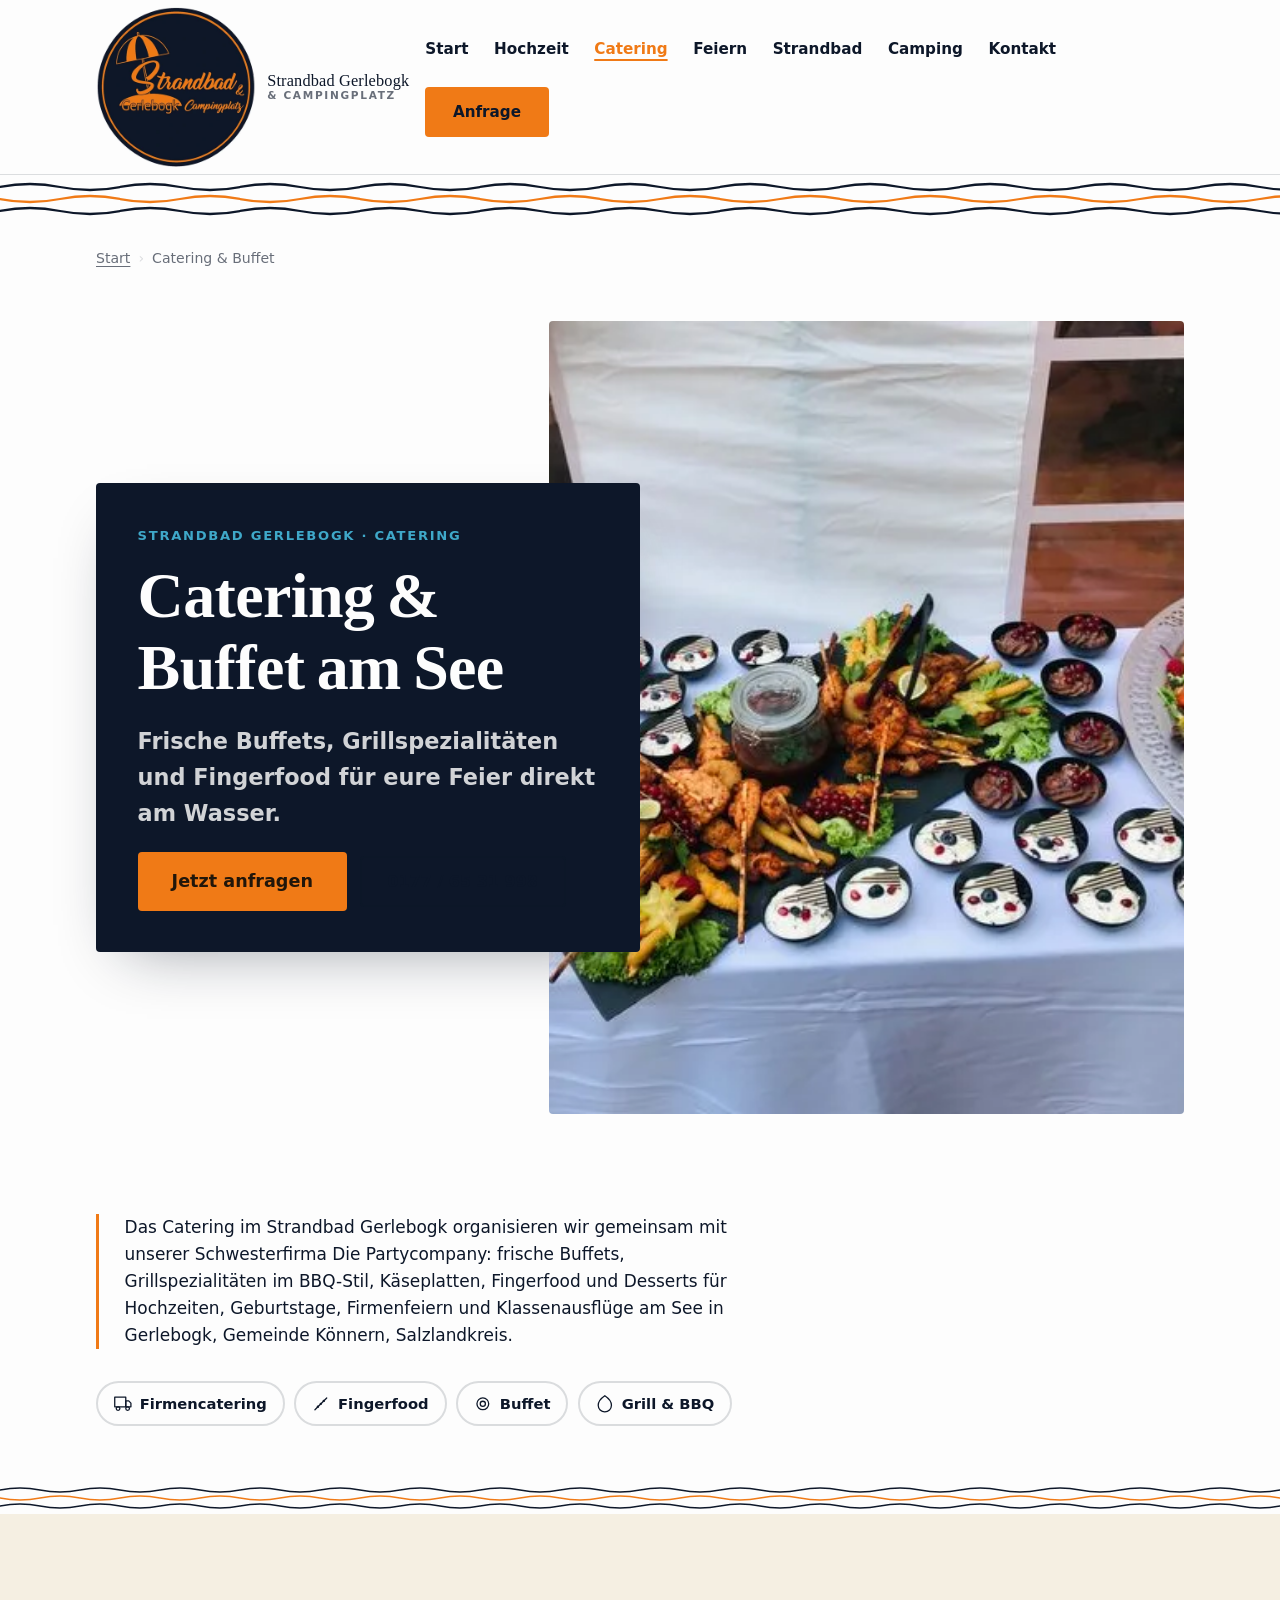
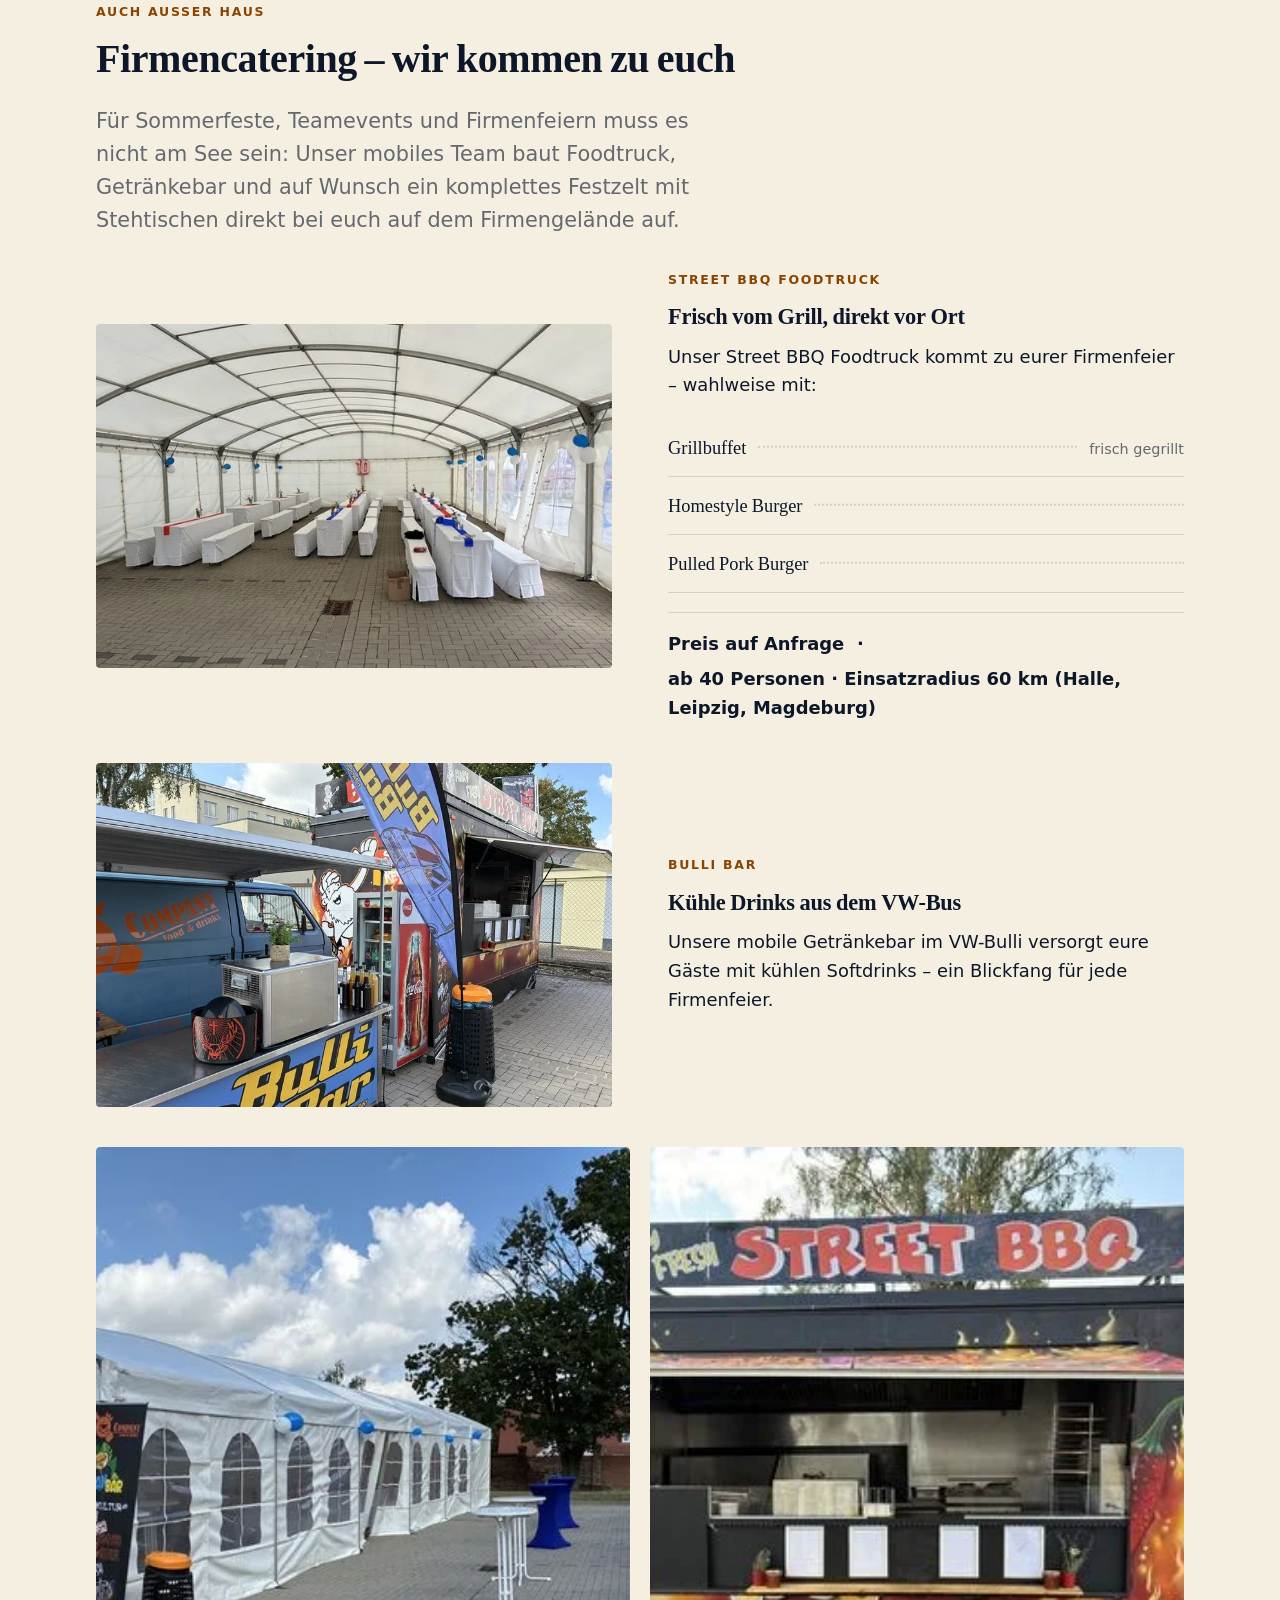
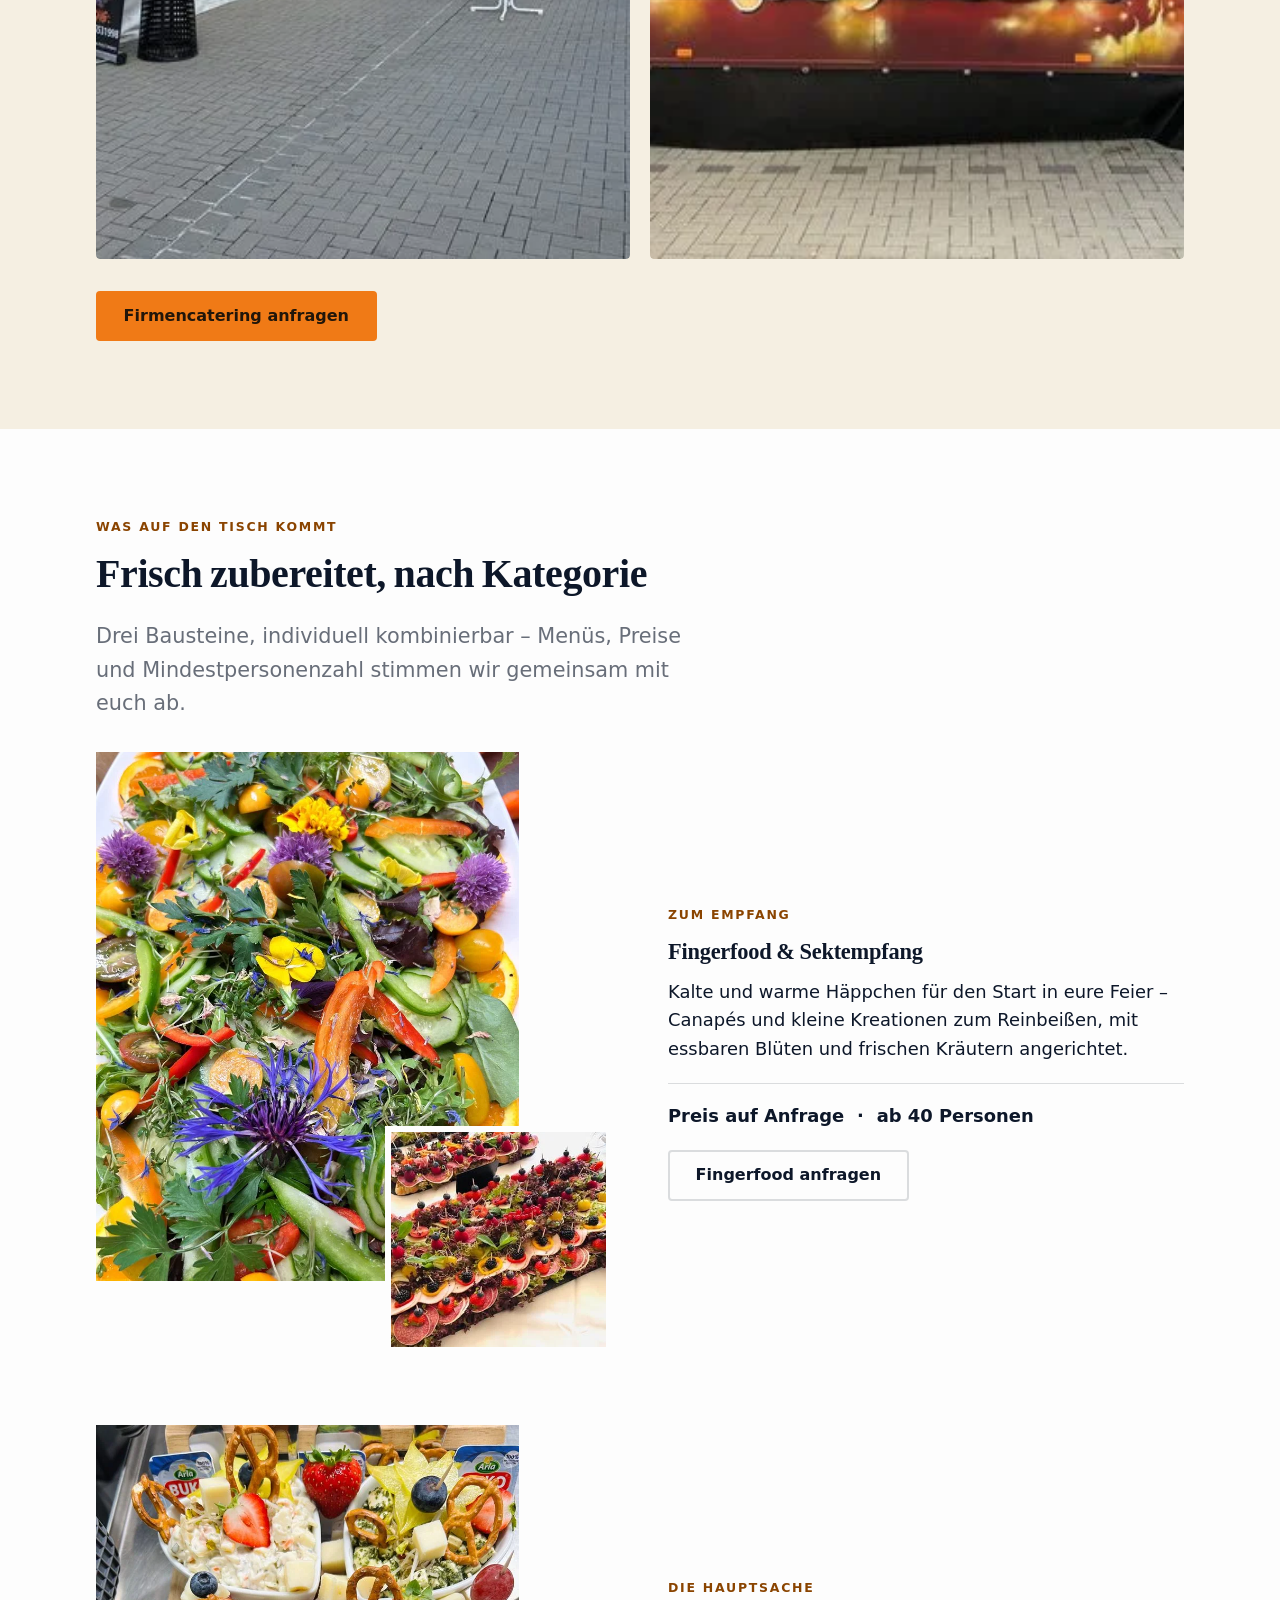
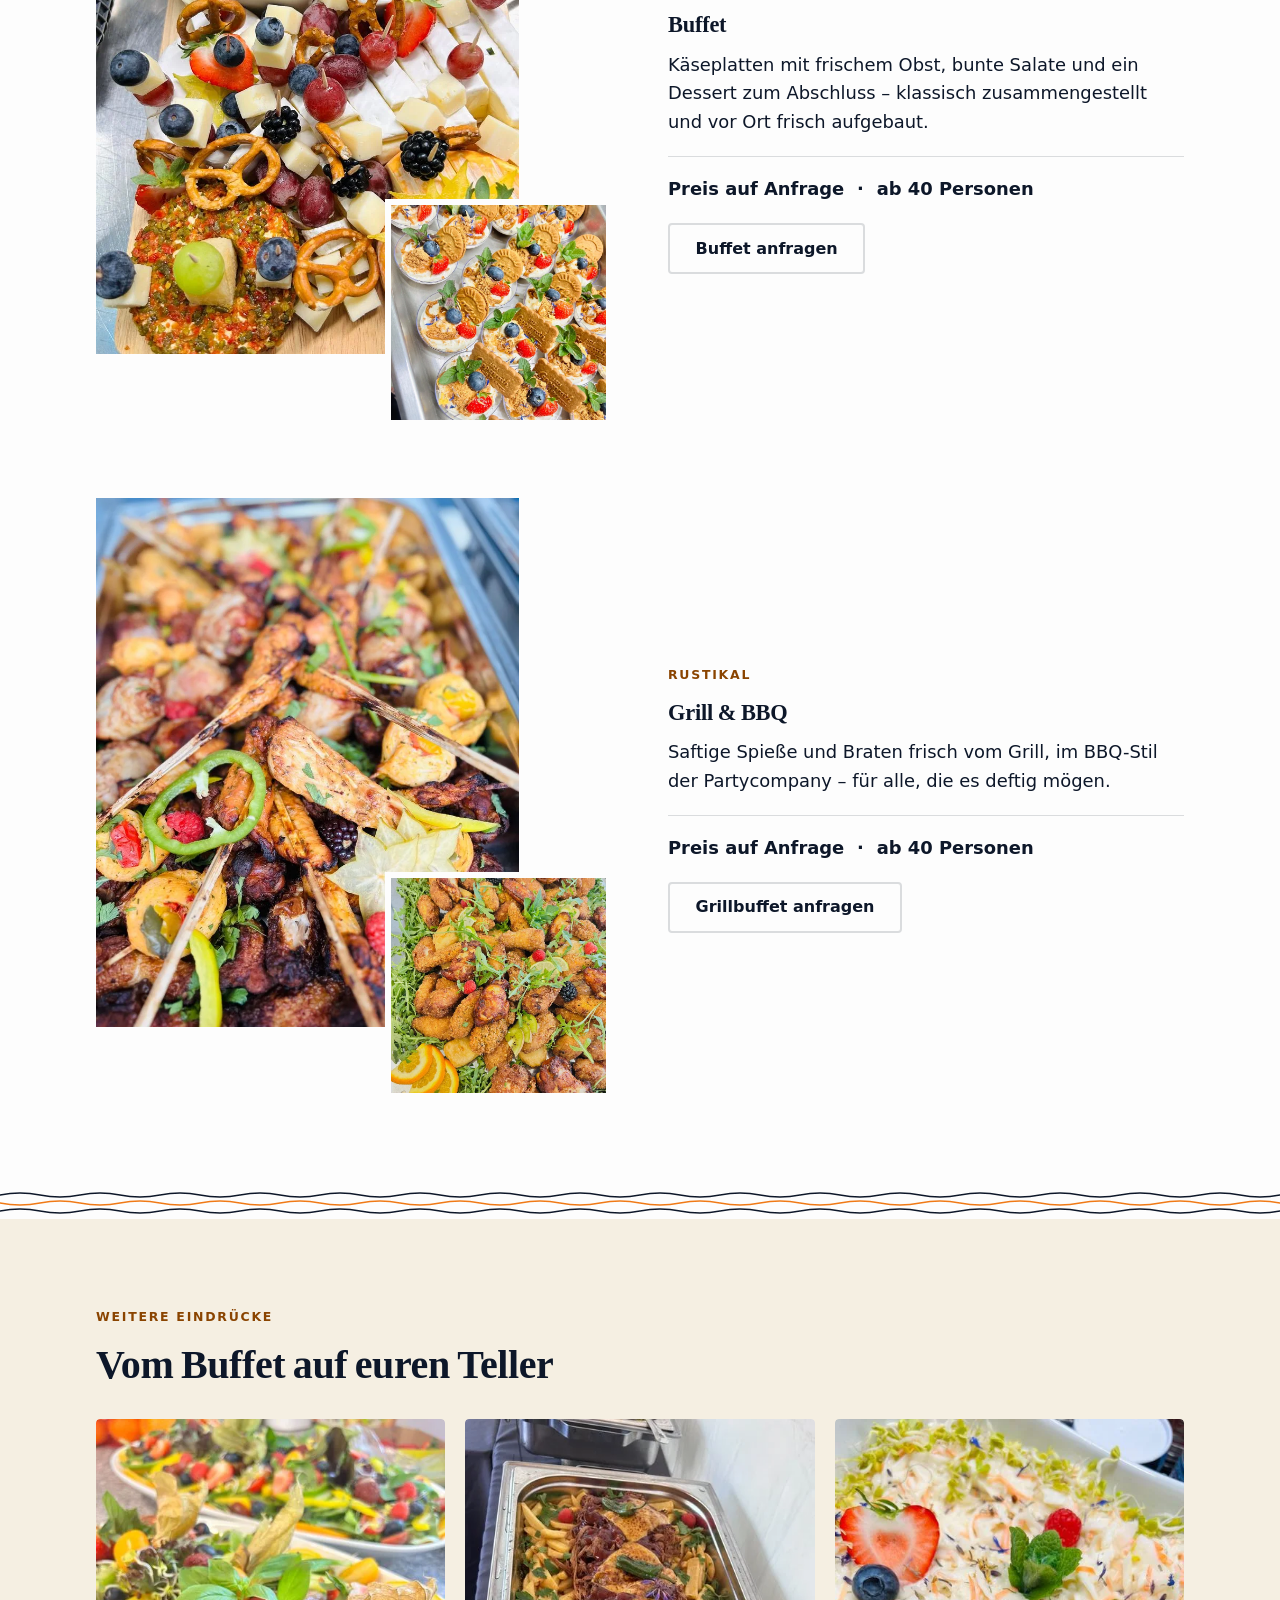
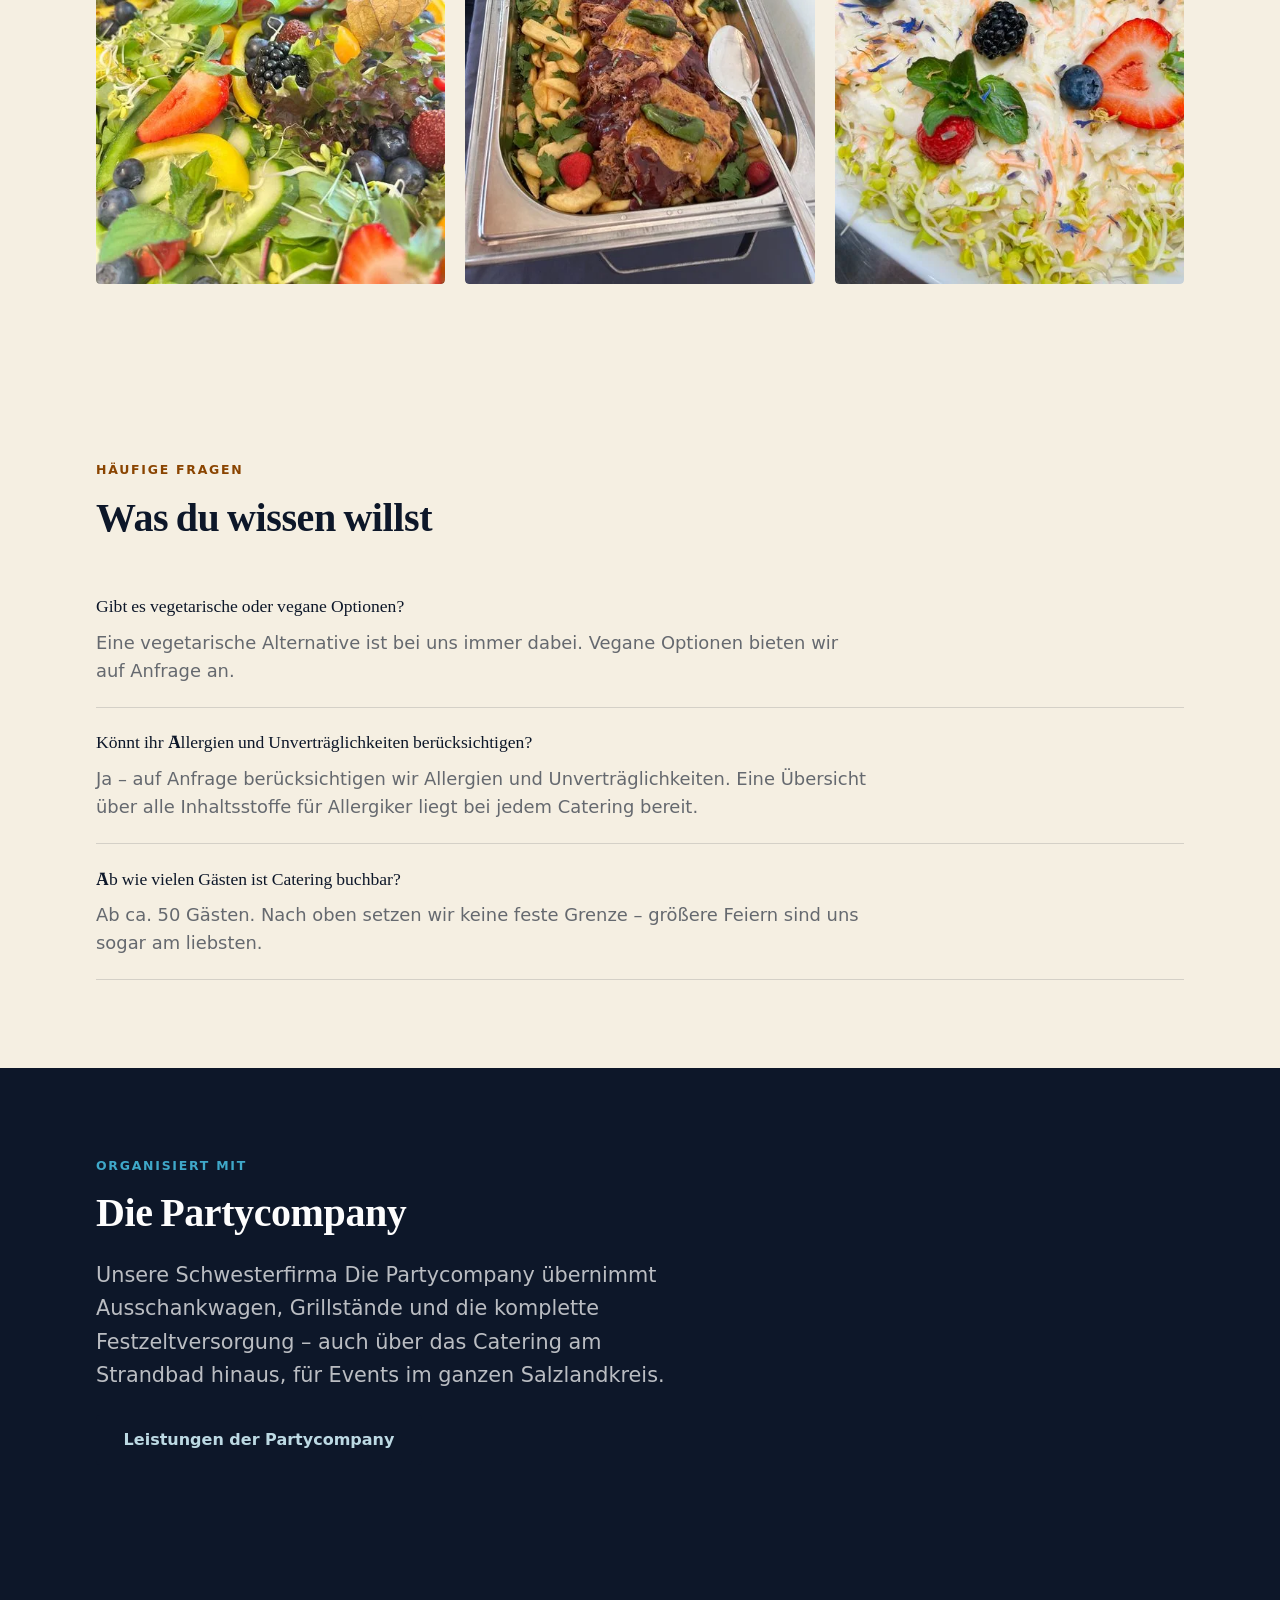
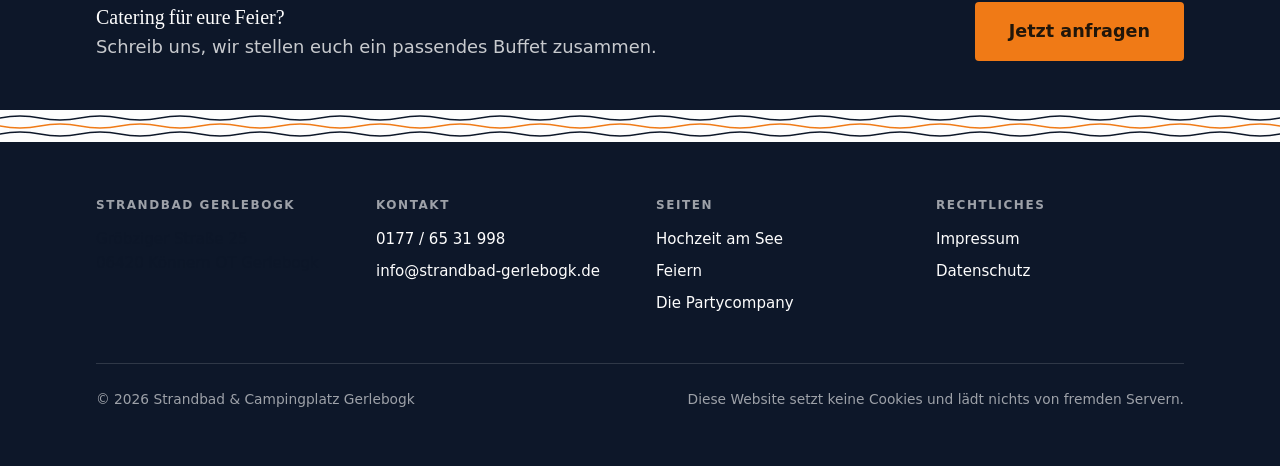
<file: catering/index.html>
<!DOCTYPE html>
<html lang="de">
<head>
<meta charset="utf-8">
<meta name="viewport" content="width=device-width, initial-scale=1">

<title>Catering &amp; Buffet am See – Strandbad Gerlebogk</title>
<meta name="description" content="Frische Buffets, Grillspezialitäten und Fingerfood für Feiern und Hochzeiten am Strandbad Gerlebogk – Catering organisiert mit der Partycompany.">
<link rel="canonical" href="https://strandbad-gerlebogk.de/catering/">

<meta property="og:type" content="website">
<meta property="og:site_name" content="Strandbad & Campingplatz Gerlebogk">
<meta property="og:locale" content="de_DE">
<meta property="og:url" content="https://strandbad-gerlebogk.de/catering/">
<meta property="og:title" content="Catering &amp; Buffet am See – Strandbad Gerlebogk">
<meta property="og:description" content="Frische Buffets, Grillspezialitäten, Käseplatten und Fingerfood für eure Feier direkt am Wasser.">
<meta property="og:image" content="https://strandbad-gerlebogk.de/assets/img/og-catering.jpg">
<meta property="og:image:width" content="1200">
<meta property="og:image:height" content="630">
<meta property="og:image:alt" content="Gedeckte Buffettafel mit Fingerfood und Platten am Strandbad Gerlebogk">
<meta name="twitter:card" content="summary_large_image">

<link rel="icon" href="/assets/img/favicon-32.png" sizes="32x32" type="image/png">
<link rel="apple-touch-icon" href="/assets/img/favicon-180.png">
<meta name="theme-color" content="#fdfdfd">

<link rel="preload" href="/assets/fonts/fraunces-600.woff2" as="font" type="font/woff2" crossorigin>
<link rel="preload" as="image" href="/assets/img/catering-tafel-uebersicht-1000.webp" type="image/webp"
      imagesrcset="/assets/img/catering-tafel-uebersicht-640.webp 640w, /assets/img/catering-tafel-uebersicht-1000.webp 1000w, /assets/img/catering-tafel-uebersicht-1600.webp 1600w"
      imagesizes="(max-width: 56rem) 100vw, 50vw" fetchpriority="high">
<link rel="stylesheet" href="/assets/css/main.css">

<script type="application/ld+json">
{
  "@context": "https://schema.org",
  "@graph": [
    {
      "@type": "BreadcrumbList",
      "itemListElement": [
        { "@type": "ListItem", "position": 1, "name": "Start", "item": "https://strandbad-gerlebogk.de/" },
        { "@type": "ListItem", "position": 2, "name": "Catering & Buffet", "item": "https://strandbad-gerlebogk.de/catering/" }
      ]
    },
    {
      "@type": "Service",
      "name": "Catering & Buffet am See",
      "serviceType": "Catering",
      "description": "Frische Buffets, Grillspezialitäten im BBQ-Stil, Käseplatten, Fingerfood und Desserts für Hochzeiten, Feiern und Firmenevents am Strandbad Gerlebogk, organisiert mit der Partycompany.",
      "areaServed": { "@type": "AdministrativeArea", "name": "Sachsen-Anhalt" },
      "provider": { "@id": "https://strandbad-gerlebogk.de/#betrieb" },
      "url": "https://strandbad-gerlebogk.de/catering/"
    },
    {
      "@type": "FAQPage",
      "mainEntity": [
        {
          "@type": "Question",
          "name": "Gibt es vegetarische oder vegane Optionen beim Buffet?",
          "acceptedAnswer": { "@type": "Answer", "text": "Eine vegetarische Alternative ist immer dabei. Vegane Optionen bieten wir auf Anfrage an." }
        },
        {
          "@type": "Question",
          "name": "Könnt ihr Allergien und Unverträglichkeiten berücksichtigen?",
          "acceptedAnswer": { "@type": "Answer", "text": "Ja, auf Anfrage berücksichtigen wir Allergien und Unverträglichkeiten. Eine Übersicht über alle Inhaltsstoffe für Allergiker liegt bei jedem Catering bereit." }
        },
        {
          "@type": "Question",
          "name": "Ab wie vielen Gästen ist Catering buchbar?",
          "acceptedAnswer": { "@type": "Answer", "text": "Ab ca. 50 Gästen. Nach oben gibt es keine feste Grenze." }
        }
      ]
    }
  ]
}
</script>
</head>
<body>

<a class="skip-link" href="#inhalt">Zum Inhalt springen</a>

<header class="kopf">
  <div class="wrap kopf__inner">
    <a class="marke" href="/">
      <picture>
        <source type="image/webp" srcset="/assets/img/logo-384.webp">
        <img src="/assets/img/logo-384.png" width="160" height="160"
             alt="Logo Strandbad & Campingplatz Gerlebogk: Sonnenschirm über dem Schriftzug">
      </picture>
      <span class="marke__name">Strandbad Gerlebogk
        <span class="marke__zusatz">& Campingplatz</span>
      </span>
    </a>
    <nav class="nav" aria-label="Hauptnavigation">
      <a href="/">Start</a>
      <a href="/hochzeit/">Hochzeit</a>
      <a href="/catering/" aria-current="page">Catering</a>
      <a href="/feiern/">Feiern</a>
      <a href="/strandbad/">Strandbad</a>
      <a href="/camping/">Camping</a>
      <a href="/kontakt/">Kontakt</a>
      <a class="btn btn--anfrage" href="/kontakt/">Anfrage</a>
    </nav>
  </div>
</header>

<div class="wellen wellen--kopf" role="presentation"></div>

<main id="inhalt">

  <nav class="brotkrumen wrap krumen-abstand" aria-label="Brotkrumennavigation">
    <ol>
      <li><a href="/">Start</a></li>
      <li>Catering &amp; Buffet</li>
    </ol>
  </nav>

  <section class="hero">
    <div class="wrap hero__grid">
      <div class="hero__media">
        <picture>
          <source type="image/webp"
                  srcset="/assets/img/catering-tafel-uebersicht-640.webp 640w, /assets/img/catering-tafel-uebersicht-1000.webp 1000w, /assets/img/catering-tafel-uebersicht-1600.webp 1600w"
                  sizes="(max-width: 56rem) 100vw, 50vw">
          <img src="/assets/img/catering-tafel-uebersicht-1000.jpg"
               srcset="/assets/img/catering-tafel-uebersicht-640.jpg 640w, /assets/img/catering-tafel-uebersicht-1000.jpg 1000w, /assets/img/catering-tafel-uebersicht-1600.jpg 1600w"
               sizes="(max-width: 56rem) 100vw, 50vw"
               width="1600" height="1200" fetchpriority="high" decoding="async"
               alt="Gedeckte Buffettafel mit Fingerfood-Platten und Kerzen bei Abendlicht im Strandbad Gerlebogk">
        </picture>
      </div>

      <div class="hero__panel">
        <p class="hero__kicker">Strandbad Gerlebogk · Catering</p>
        <h1 class="hero__titel">Catering &amp; Buffet am See</h1>
        <p class="hero__unter">Frische Buffets, Grillspezialitäten und Fingerfood für eure Feier direkt am Wasser.</p>
        <p class="hero__aktion">
          <a class="btn btn--anfrage btn--gross" href="/kontakt/">Jetzt anfragen</a>
          <a class="btn btn--leise" href="tel:+491776531998">0177 / 65 31 998</a>
        </p>
      </div>
    </div>
  </section>

  <section class="section section--schmal">
    <div class="wrap">
      <div class="fakten">
        <p>
          Das Catering im Strandbad Gerlebogk organisieren wir gemeinsam mit unserer Schwesterfirma
          Die Partycompany: frische Buffets, Grillspezialitäten im BBQ-Stil, Käseplatten, Fingerfood
          und Desserts für Hochzeiten, Geburtstage, Firmenfeiern und Klassenausflüge am See in
          Gerlebogk, Gemeinde Könnern, Salzlandkreis.
        </p>
      </div>

      <ul class="sprungmarken mt-l">
        <li><a class="sprungmarke" href="#firmen-titel">
          <svg width="20" height="20" viewBox="0 0 24 24" fill="none" stroke="currentColor" stroke-width="1.75" stroke-linecap="round" stroke-linejoin="round" aria-hidden="true"><rect x="1" y="3" width="15" height="13"/><polygon points="16 8 20 8 23 11 23 16 16 16 16 8"/><circle cx="5.5" cy="18.5" r="2.5"/><circle cx="18.5" cy="18.5" r="2.5"/></svg>
          Firmencatering
        </a></li>
        <li><a class="sprungmarke" href="#fingerfood-titel">
          <svg width="20" height="20" viewBox="0 0 24 24" fill="none" stroke="currentColor" stroke-width="1.75" stroke-linecap="round" stroke-linejoin="round" aria-hidden="true"><line x1="4" y1="20" x2="20" y2="4"/><circle cx="8" cy="16" r="1.6" fill="currentColor" stroke="none"/><circle cx="12" cy="12" r="1.6" fill="currentColor" stroke="none"/><circle cx="16" cy="8" r="1.6" fill="currentColor" stroke="none"/></svg>
          Fingerfood
        </a></li>
        <li><a class="sprungmarke" href="#buffet-titel">
          <svg width="20" height="20" viewBox="0 0 24 24" fill="none" stroke="currentColor" stroke-width="1.75" stroke-linecap="round" stroke-linejoin="round" aria-hidden="true"><circle cx="12" cy="12" r="8"/><circle cx="12" cy="12" r="3.5"/></svg>
          Buffet
        </a></li>
        <li><a class="sprungmarke" href="#grill-titel">
          <svg width="20" height="20" viewBox="0 0 24 24" fill="none" stroke="currentColor" stroke-width="1.75" stroke-linecap="round" stroke-linejoin="round" aria-hidden="true"><path d="M21 14c0-7-9-13-9-13s-9 6-9 13a9 9 0 0 0 18 0z"/></svg>
          Grill &amp; BBQ
        </a></li>
      </ul>
    </div>
  </section>

  <div class="wellen" role="presentation"></div>

  <section class="section section--sand" aria-labelledby="firmen-titel">
    <div class="wrap">
      <p class="eyebrow">Auch außer Haus</p>
      <h2 id="firmen-titel">Firmencatering – wir kommen zu euch</h2>
      <p class="lede">Für Sommerfeste, Teamevents und Firmenfeiern muss es nicht am See sein: Unser mobiles Team baut Foodtruck, Getränkebar und auf Wunsch ein komplettes Festzelt mit Stehtischen direkt bei euch auf dem Firmengelände auf.</p>

      <div class="duo mt-l">
        <div class="duo__media bild--breit">
          <picture>
            <source type="image/webp" srcset="/assets/img/firmencatering-zelt-tafel-640.webp 640w, /assets/img/firmencatering-zelt-tafel-1000.webp 1000w, /assets/img/firmencatering-zelt-tafel-1600.webp 1600w" sizes="(max-width: 56rem) 100vw, 45vw">
            <img src="/assets/img/firmencatering-zelt-tafel-1000.jpg" srcset="/assets/img/firmencatering-zelt-tafel-640.jpg 640w, /assets/img/firmencatering-zelt-tafel-1000.jpg 1000w, /assets/img/firmencatering-zelt-tafel-1600.jpg 1600w" sizes="(max-width: 56rem) 100vw, 45vw" width="1600" height="1200" loading="lazy" decoding="async" alt="Festlich eingedeckte Tafeln im weißen Festzelt für ein Firmenevent">
          </picture>
        </div>
        <div>
          <p class="eyebrow">Street BBQ Foodtruck</p>
          <h3>Frisch vom Grill, direkt vor Ort</h3>
          <p>Unser Street BBQ Foodtruck kommt zu eurer Firmenfeier – wahlweise mit:</p>
          <ul class="karte mt-s">
            <li><span class="karte__name">Grillbuffet</span><span class="karte__fuellung"></span><span class="karte__hinweis">frisch gegrillt</span></li>
            <li><span class="karte__name">Homestyle Burger</span><span class="karte__fuellung"></span></li>
            <li><span class="karte__name">Pulled Pork Burger</span><span class="karte__fuellung"></span></li>
          </ul>
          <p class="katalog__preis mt-s">Preis auf Anfrage<span aria-hidden="true">·</span>ab 40 Personen · Einsatzradius 60 km (Halle, Leipzig, Magdeburg)</p>
        </div>
      </div>

      <div class="duo mt-xl duo--medialinks">
        <div class="duo__media bild--breit">
          <picture>
            <source type="image/webp" srcset="/assets/img/bulli-bar-480.webp 480w, /assets/img/bulli-bar-800.webp 800w, /assets/img/bulli-bar-1200.webp 1200w" sizes="(max-width: 56rem) 100vw, 45vw">
            <img src="/assets/img/bulli-bar-800.jpg" srcset="/assets/img/bulli-bar-480.jpg 480w, /assets/img/bulli-bar-800.jpg 800w, /assets/img/bulli-bar-1200.jpg 1200w" sizes="(max-width: 56rem) 100vw, 45vw" width="1200" height="900" loading="lazy" decoding="async" alt="Bulli Bar: mobile Getränkebar im VW-Bus bei einem Firmenevent">
          </picture>
        </div>
        <div>
          <p class="eyebrow">Bulli Bar</p>
          <h3>Kühle Drinks aus dem VW-Bus</h3>
          <p>Unsere mobile Getränkebar im VW-Bulli versorgt eure Gäste mit kühlen Softdrinks – ein Blickfang für jede Firmenfeier.</p>
        </div>
      </div>

      <div class="bildstrecke mt-xl">
        <div>
          <picture>
            <source type="image/webp" srcset="/assets/img/firmencatering-zelt-aussen-640.webp 640w, /assets/img/firmencatering-zelt-aussen-1000.webp 1000w" sizes="(max-width: 48rem) 50vw, 33vw">
            <img src="/assets/img/firmencatering-zelt-aussen-640.jpg" srcset="/assets/img/firmencatering-zelt-aussen-640.jpg 640w, /assets/img/firmencatering-zelt-aussen-1000.jpg 1000w" sizes="(max-width: 48rem) 50vw, 33vw" width="1600" height="1200" loading="lazy" decoding="async" alt="Festzelt mit Stehtischen, aufgebaut für eine Firmenfeier">
          </picture>
        </div>
        <div>
          <picture>
            <source type="image/webp" srcset="/assets/img/street-bbq-foodtruck-480.webp 480w, /assets/img/street-bbq-foodtruck-800.webp 800w" sizes="(max-width: 48rem) 50vw, 33vw">
            <img src="/assets/img/street-bbq-foodtruck-480.jpg" srcset="/assets/img/street-bbq-foodtruck-480.jpg 480w, /assets/img/street-bbq-foodtruck-800.jpg 800w" sizes="(max-width: 48rem) 50vw, 33vw" width="1200" height="900" loading="lazy" decoding="async" alt="Street BBQ Foodtruck mit offener Grillküche">
          </picture>
        </div>
      </div>

      <p class="mt-l"><a class="btn btn--anfrage" href="/kontakt/">Firmencatering anfragen</a></p>
    </div>
  </section>

  <section class="section" aria-labelledby="katalog-titel">
    <div class="wrap">
      <p class="eyebrow">Was auf den Tisch kommt</p>
      <h2 id="katalog-titel">Frisch zubereitet, nach Kategorie</h2>
      <p class="lede">Drei Bausteine, individuell kombinierbar – Menüs, Preise und Mindestpersonenzahl stimmen wir gemeinsam mit euch ab.</p>

      <div class="katalog mt-l">

        <article class="katalog__karte" aria-labelledby="fingerfood-titel">
          <div class="collage">
            <div class="collage__haupt">
              <picture>
                <source type="image/webp" srcset="/assets/img/catering-salat-bluete-480.webp 480w, /assets/img/catering-salat-bluete-800.webp 800w, /assets/img/catering-salat-bluete-1200.webp 1200w" sizes="(max-width: 56rem) 100vw, 45vw">
                <img src="/assets/img/catering-salat-bluete-800.jpg" srcset="/assets/img/catering-salat-bluete-480.jpg 480w, /assets/img/catering-salat-bluete-800.jpg 800w, /assets/img/catering-salat-bluete-1200.jpg 1200w" sizes="(max-width: 56rem) 100vw, 45vw" width="1200" height="1600" loading="lazy" decoding="async" alt="Bunter Salat mit essbaren Blüten und Kräutern">
              </picture>
            </div>
            <div class="collage__neben">
              <picture>
                <source type="image/webp" srcset="/assets/img/catering-fingerfood-380.webp 380w">
                <img src="/assets/img/catering-fingerfood-380.jpg" width="414" height="414" loading="lazy" decoding="async" alt="Fingerfood-Platte mit Canapés">
              </picture>
            </div>
          </div>
          <div>
            <p class="eyebrow">Zum Empfang</p>
            <h3 id="fingerfood-titel">Fingerfood &amp; Sektempfang</h3>
            <p>Kalte und warme Häppchen für den Start in eure Feier – Canapés und kleine Kreationen zum Reinbeißen, mit essbaren Blüten und frischen Kräutern angerichtet.</p>
            <p class="katalog__preis">Preis auf Anfrage<span aria-hidden="true">·</span>ab 40 Personen</p>
            <p class="mt-s"><a class="btn btn--leise" href="/kontakt/">Fingerfood anfragen</a></p>
          </div>
        </article>

        <article class="katalog__karte" aria-labelledby="buffet-titel">
          <div class="collage">
            <div class="collage__haupt">
              <picture>
                <source type="image/webp" srcset="/assets/img/catering-kaesebrett-480.webp 480w, /assets/img/catering-kaesebrett-800.webp 800w, /assets/img/catering-kaesebrett-1200.webp 1200w" sizes="(max-width: 56rem) 100vw, 45vw">
                <img src="/assets/img/catering-kaesebrett-800.jpg" srcset="/assets/img/catering-kaesebrett-480.jpg 480w, /assets/img/catering-kaesebrett-800.jpg 800w, /assets/img/catering-kaesebrett-1200.jpg 1200w" sizes="(max-width: 56rem) 100vw, 45vw" width="1200" height="1600" loading="lazy" decoding="async" alt="Käsebrett mit frischem Obst, Beeren und Brezeln auf einer Buffettafel">
              </picture>
            </div>
            <div class="collage__neben">
              <picture>
                <source type="image/webp" srcset="/assets/img/catering-dessert-480.webp 480w, /assets/img/catering-dessert-800.webp 800w">
                <img src="/assets/img/catering-dessert-480.jpg" srcset="/assets/img/catering-dessert-480.jpg 480w, /assets/img/catering-dessert-800.jpg 800w" width="1200" height="1600" loading="lazy" decoding="async" alt="Dessertbecher mit Beeren und Keksboden im Buffet">
              </picture>
            </div>
          </div>
          <div>
            <p class="eyebrow">Die Hauptsache</p>
            <h3 id="buffet-titel">Buffet</h3>
            <p>Käseplatten mit frischem Obst, bunte Salate und ein Dessert zum Abschluss – klassisch zusammengestellt und vor Ort frisch aufgebaut.</p>
            <p class="katalog__preis">Preis auf Anfrage<span aria-hidden="true">·</span>ab 40 Personen</p>
            <p class="mt-s"><a class="btn btn--leise" href="/kontakt/">Buffet anfragen</a></p>
          </div>
        </article>

        <article class="katalog__karte" aria-labelledby="grill-titel">
          <div class="collage">
            <div class="collage__haupt">
              <picture>
                <source type="image/webp" srcset="/assets/img/catering-grillspiesse-480.webp 480w, /assets/img/catering-grillspiesse-800.webp 800w, /assets/img/catering-grillspiesse-1200.webp 1200w" sizes="(max-width: 56rem) 100vw, 45vw">
                <img src="/assets/img/catering-grillspiesse-800.jpg" srcset="/assets/img/catering-grillspiesse-480.jpg 480w, /assets/img/catering-grillspiesse-800.jpg 800w, /assets/img/catering-grillspiesse-1200.jpg 1200w" sizes="(max-width: 56rem) 100vw, 45vw" width="1200" height="1600" loading="lazy" decoding="async" alt="Gegrillte Fleischspieße mit Gemüse auf einer Servierplatte">
              </picture>
            </div>
            <div class="collage__neben">
              <picture>
                <source type="image/webp" srcset="/assets/img/catering-haehnchen-480.webp 480w, /assets/img/catering-haehnchen-800.webp 800w">
                <img src="/assets/img/catering-haehnchen-480.jpg" srcset="/assets/img/catering-haehnchen-480.jpg 480w, /assets/img/catering-haehnchen-800.jpg 800w" width="1200" height="1600" loading="lazy" decoding="async" alt="Knusprige Hähnchenstücke auf Rucola angerichtet">
              </picture>
            </div>
          </div>
          <div>
            <p class="eyebrow">Rustikal</p>
            <h3 id="grill-titel">Grill &amp; BBQ</h3>
            <p>Saftige Spieße und Braten frisch vom Grill, im BBQ-Stil der Partycompany – für alle, die es deftig mögen.</p>
            <p class="katalog__preis">Preis auf Anfrage<span aria-hidden="true">·</span>ab 40 Personen</p>
            <p class="mt-s"><a class="btn btn--leise" href="/kontakt/">Grillbuffet anfragen</a></p>
          </div>
        </article>

      </div>
    </div>
  </section>

  <div class="wellen" role="presentation"></div>

  <section class="section section--sand" aria-labelledby="strecke-titel">
    <div class="wrap">
      <p class="eyebrow">Weitere Eindrücke</p>
      <h2 id="strecke-titel">Vom Buffet auf euren Teller</h2>
      <div class="bildstrecke mt-l">
        <div>
          <picture>
            <source type="image/webp" srcset="/assets/img/catering-fruchtsalat-480.webp 480w, /assets/img/catering-fruchtsalat-800.webp 800w" sizes="(max-width: 48rem) 50vw, 33vw">
            <img src="/assets/img/catering-fruchtsalat-480.jpg" srcset="/assets/img/catering-fruchtsalat-480.jpg 480w, /assets/img/catering-fruchtsalat-800.jpg 800w" sizes="(max-width: 48rem) 50vw, 33vw" width="1200" height="1600" loading="lazy" decoding="async" alt="Bunte Fruchtsalat-Platte mit Beeren und frischen Kräutern">
          </picture>
        </div>
        <div>
          <picture>
            <source type="image/webp" srcset="/assets/img/catering-braten-480.webp 480w, /assets/img/catering-braten-800.webp 800w" sizes="(max-width: 48rem) 50vw, 33vw">
            <img src="/assets/img/catering-braten-480.jpg" srcset="/assets/img/catering-braten-480.jpg 480w, /assets/img/catering-braten-800.jpg 800w" sizes="(max-width: 48rem) 50vw, 33vw" width="1200" height="1600" loading="lazy" decoding="async" alt="Geschmorter Braten mit Kräutern in der Warmhalteschale">
          </picture>
        </div>
        <div>
          <picture>
            <source type="image/webp" srcset="/assets/img/catering-krautsalat-480.webp 480w, /assets/img/catering-krautsalat-800.webp 800w" sizes="(max-width: 48rem) 50vw, 33vw">
            <img src="/assets/img/catering-krautsalat-480.jpg" srcset="/assets/img/catering-krautsalat-480.jpg 480w, /assets/img/catering-krautsalat-800.jpg 800w" sizes="(max-width: 48rem) 50vw, 33vw" width="1200" height="1600" loading="lazy" decoding="async" alt="Krautsalat mit frischen Beeren und Minze garniert">
          </picture>
        </div>
      </div>
    </div>
  </section>

  <section class="section section--sand" aria-labelledby="faq-titel">
    <div class="wrap">
      <p class="eyebrow">Häufige Fragen</p>
      <h2 id="faq-titel">Was du wissen willst</h2>
      <dl class="faq mt-l">
        <div>
          <dt>Gibt es vegetarische oder vegane Optionen?</dt>
          <dd>Eine vegetarische Alternative ist bei uns immer dabei. Vegane Optionen bieten wir auf Anfrage an.</dd>
        </div>
        <div>
          <dt>Könnt ihr Allergien und Unverträglichkeiten berücksichtigen?</dt>
          <dd>Ja – auf Anfrage berücksichtigen wir Allergien und Unverträglichkeiten. Eine Übersicht über alle Inhaltsstoffe für Allergiker liegt bei jedem Catering bereit.</dd>
        </div>
        <div>
          <dt>Ab wie vielen Gästen ist Catering buchbar?</dt>
          <dd>Ab ca. 50 Gästen. Nach oben setzen wir keine feste Grenze – größere Feiern sind uns sogar am liebsten.</dd>
        </div>
      </dl>
    </div>
  </section>

  <section class="section section--nacht" aria-labelledby="party-titel">
    <div class="wrap">
      <p class="eyebrow">Organisiert mit</p>
      <h2 id="party-titel">Die Partycompany</h2>
      <p class="lede">Unsere Schwesterfirma Die Partycompany übernimmt Ausschankwagen, Grillstände und die komplette Festzeltversorgung – auch über das Catering am Strandbad hinaus, für Events im ganzen Salzlandkreis.</p>
      <p><a class="btn btn--party" href="https://party-company.de/leistungen/" rel="noopener">Leistungen der Partycompany</a></p>
    </div>
  </section>

  <section class="anfrageband">
    <div class="wrap anfrageband__inner">
      <p>
        <strong>Catering für eure Feier?</strong>
        Schreib uns, wir stellen euch ein passendes Buffet zusammen.
      </p>
      <a class="btn btn--anfrage btn--gross" href="/kontakt/">Jetzt anfragen</a>
    </div>
  </section>

</main>

<div class="wellen" role="presentation"></div>

<footer class="fuss">
  <div class="wrap">
    <div class="fuss__grid">
      <div>
        <h2>Strandbad Gerlebogk</h2>
        <p class="leise">
          Gröbziger Straße 25<br>
          06420 Könnern OT Gerlebogk
        </p>
      </div>
      <div>
        <h2>Kontakt</h2>
        <ul>
          <li><a href="tel:+491776531998">0177 / 65 31 998</a></li>
          <li><a href="mailto:info@strandbad-gerlebogk.de">info@strandbad-gerlebogk.de</a></li>
        </ul>
      </div>
      <div>
        <h2>Seiten</h2>
        <ul>
          <li><a href="/hochzeit/">Hochzeit am See</a></li>
          <li><a href="/feiern/">Feiern</a></li>
          <li><a href="https://party-company.de/" rel="noopener">Die Partycompany</a></li>
        </ul>
      </div>
      <div>
        <h2>Rechtliches</h2>
        <ul>
          <li><a href="/impressum/">Impressum</a></li>
          <li><a href="/datenschutz/">Datenschutz</a></li>
        </ul>
      </div>
    </div>
    <p class="fuss__unten">
      <span>© 2026 Strandbad &amp; Campingplatz Gerlebogk</span>
      <span>Diese Website setzt keine Cookies und lädt nichts von fremden Servern.</span>
    </p>
  </div>
</footer>

</body>
</html>
</file>
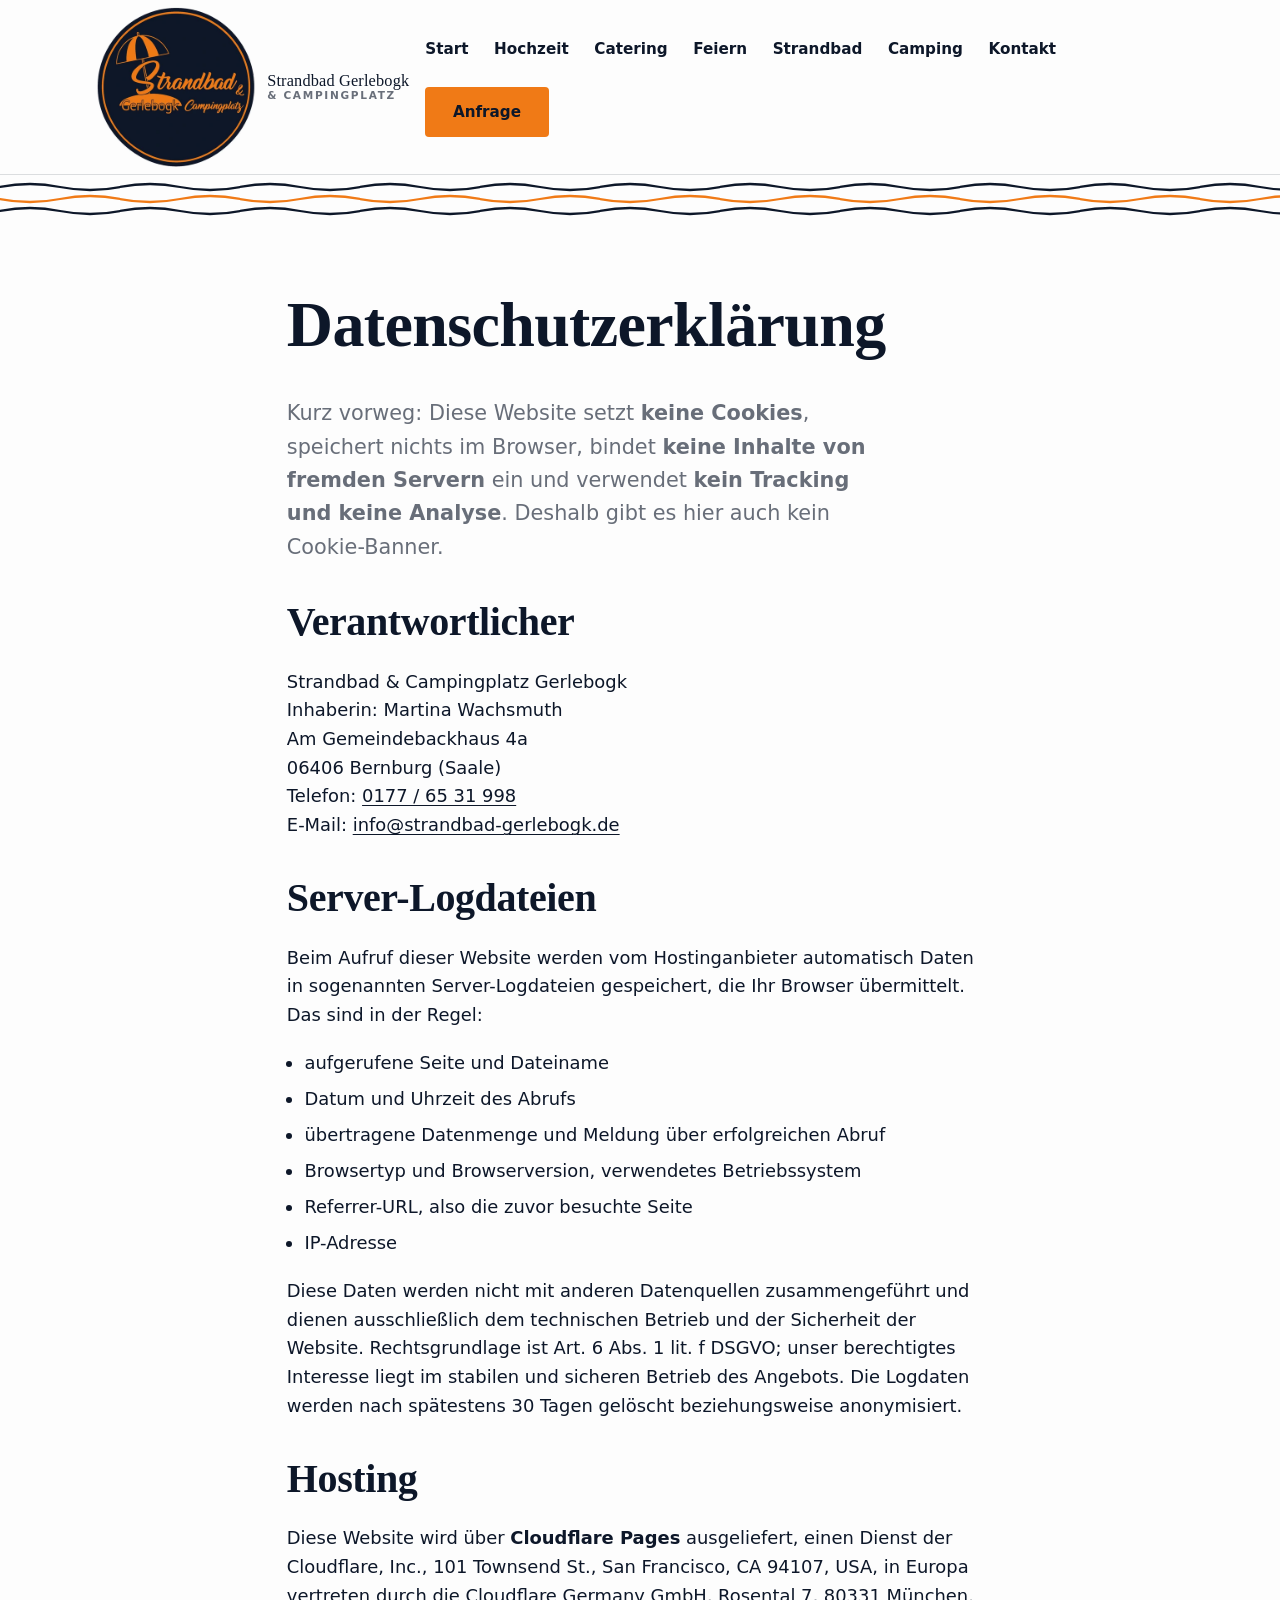
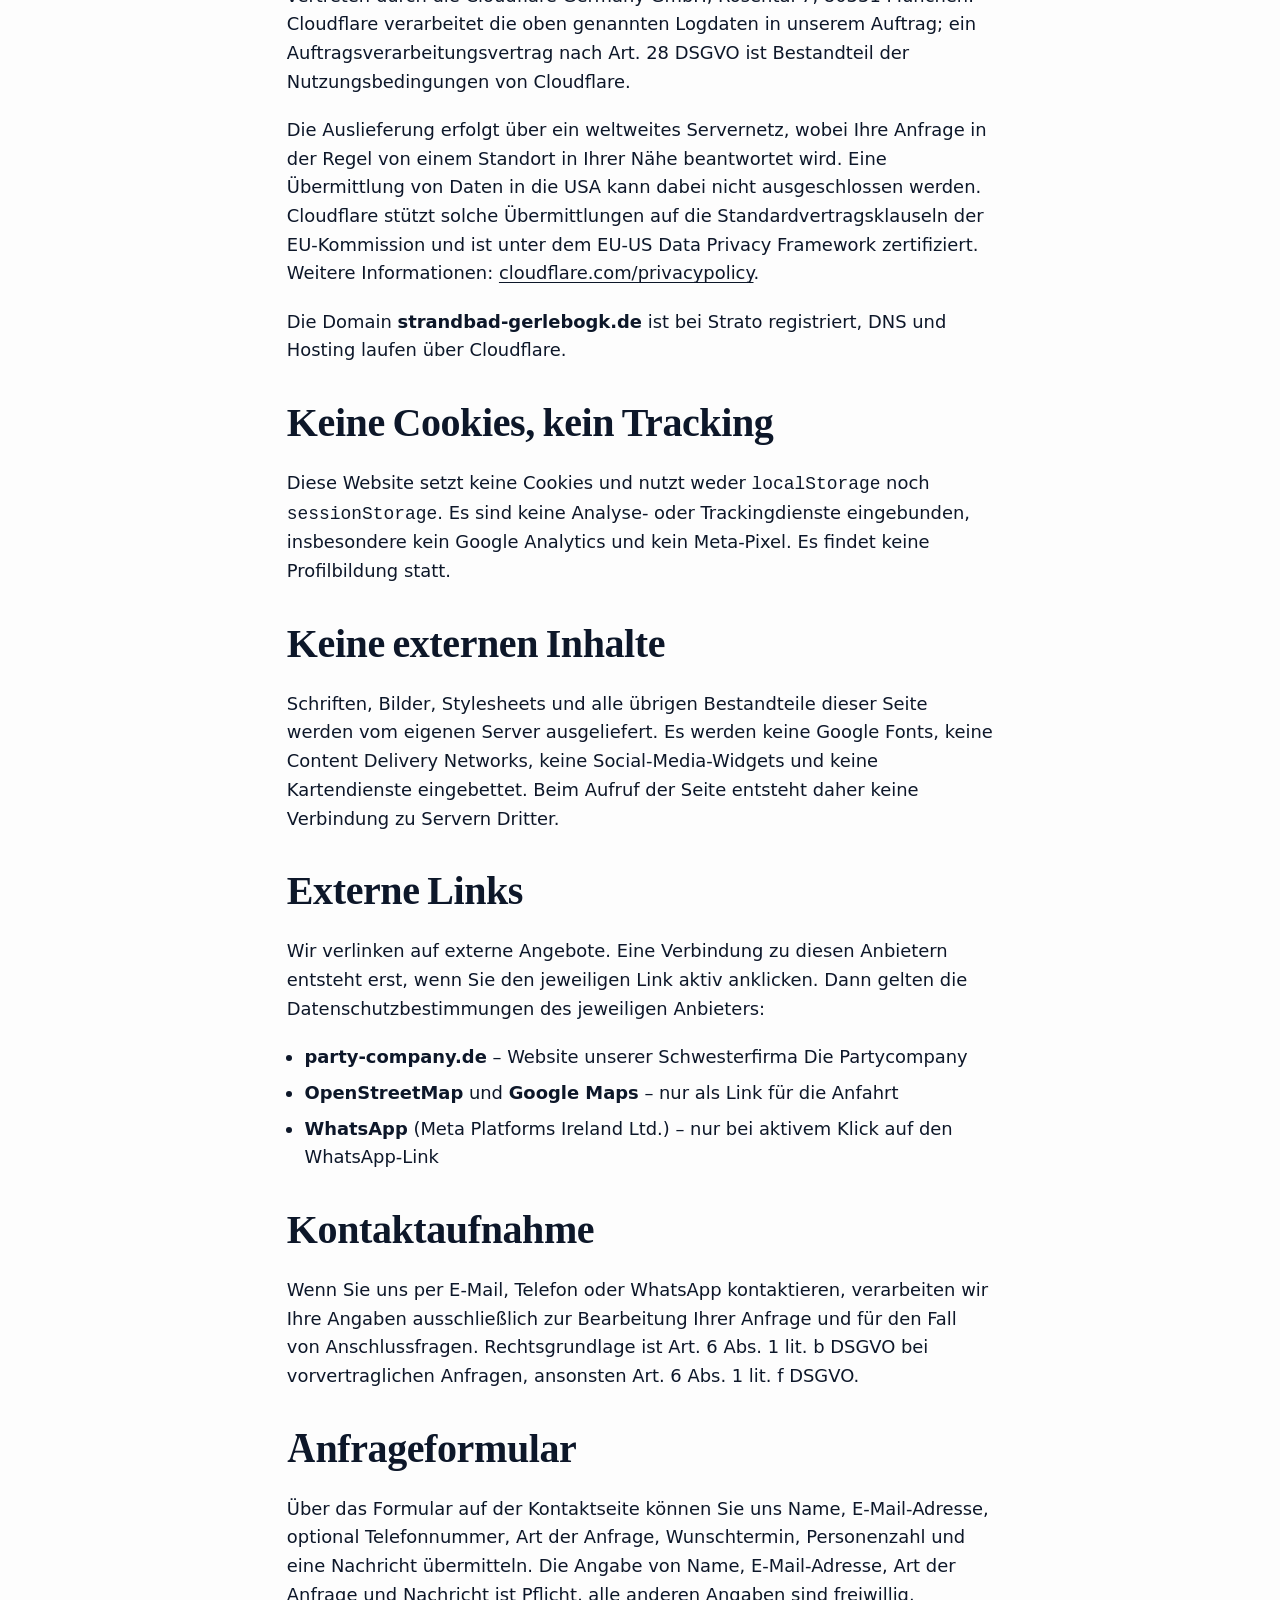
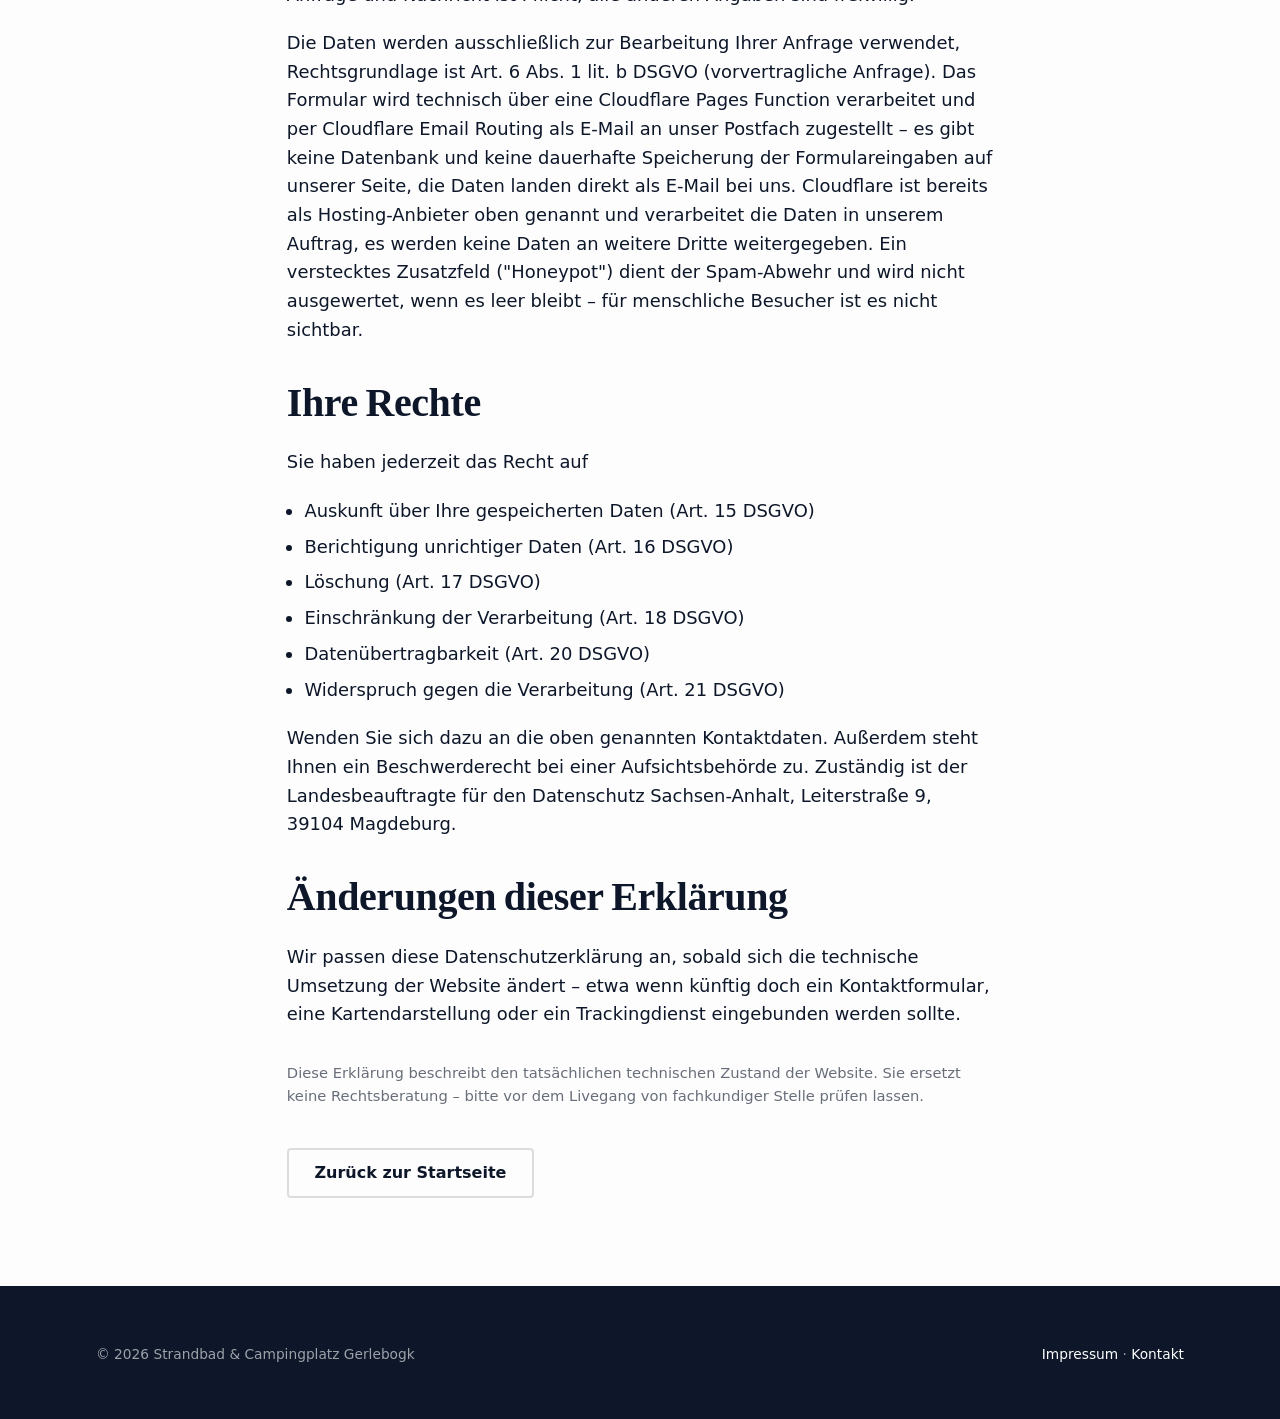
<file: datenschutz/index.html>
<!DOCTYPE html>
<html lang="de">
<head>
<meta charset="utf-8">
<meta name="viewport" content="width=device-width, initial-scale=1">

<title>Datenschutz – Strandbad Gerlebogk</title>
<meta name="description" content="Datenschutzerklärung des Strandbads Gerlebogk. Diese Website setzt keine Cookies, bindet keine Drittanbieter ein und nutzt kein Tracking.">
<link rel="canonical" href="https://strandbad-gerlebogk.de/datenschutz/">
<meta name="robots" content="noindex, follow">

<link rel="icon" href="/assets/img/favicon-32.png" sizes="32x32" type="image/png">
<link rel="apple-touch-icon" href="/assets/img/favicon-180.png">
<meta name="theme-color" content="#fdfdfd">

<link rel="preload" href="/assets/fonts/fraunces-600.woff2" as="font" type="font/woff2" crossorigin>
<link rel="stylesheet" href="/assets/css/main.css">
</head>
<body>

<a class="skip-link" href="#inhalt">Zum Inhalt springen</a>

<header class="kopf">
  <div class="wrap kopf__inner">
    <a class="marke" href="/">
      <picture>
        <source type="image/webp" srcset="/assets/img/logo-384.webp">
        <img src="/assets/img/logo-384.png" width="160" height="160"
             alt="Logo Strandbad & Campingplatz Gerlebogk: Sonnenschirm über dem Schriftzug">
      </picture>
      <span class="marke__name">Strandbad Gerlebogk
        <span class="marke__zusatz">& Campingplatz</span>
      </span>
    </a>
    <nav class="nav" aria-label="Hauptnavigation">
      <a href="/">Start</a>
      <a href="/hochzeit/">Hochzeit</a>
      <a href="/catering/">Catering</a>
      <a href="/feiern/">Feiern</a>
      <a href="/strandbad/">Strandbad</a>
      <a href="/camping/">Camping</a>
      <a href="/kontakt/">Kontakt</a>
      <a class="btn btn--anfrage" href="/kontakt/">Anfrage</a>
    </nav>
  </div>
</header>

<div class="wellen wellen--kopf" role="presentation"></div>

<main id="inhalt">
  <section class="section">
    <div class="wrap prosa">
      <h1>Datenschutzerklärung</h1>

      <p class="lede">
        Kurz vorweg: Diese Website setzt <strong>keine Cookies</strong>, speichert nichts im
        Browser, bindet <strong>keine Inhalte von fremden Servern</strong> ein und verwendet
        <strong>kein Tracking und keine Analyse</strong>. Deshalb gibt es hier auch kein
        Cookie-Banner.
      </p>

      <h2>Verantwortlicher</h2>
      <p>
        Strandbad &amp; Campingplatz Gerlebogk<br>
        Inhaberin: Martina Wachsmuth<br>
        Am Gemeindebackhaus 4a<br>
        06406 Bernburg (Saale)<br>
        Telefon: <a href="tel:+491776531998">0177 / 65 31 998</a><br>
        E-Mail: <a href="mailto:info@strandbad-gerlebogk.de">info@strandbad-gerlebogk.de</a>
      </p>

      <h2>Server-Logdateien</h2>
      <p>
        Beim Aufruf dieser Website werden vom Hostinganbieter automatisch Daten in sogenannten
        Server-Logdateien gespeichert, die Ihr Browser übermittelt. Das sind in der Regel:
      </p>
      <ul>
        <li>aufgerufene Seite und Dateiname</li>
        <li>Datum und Uhrzeit des Abrufs</li>
        <li>übertragene Datenmenge und Meldung über erfolgreichen Abruf</li>
        <li>Browsertyp und Browserversion, verwendetes Betriebssystem</li>
        <li>Referrer-URL, also die zuvor besuchte Seite</li>
        <li>IP-Adresse</li>
      </ul>
      <p>
        Diese Daten werden nicht mit anderen Datenquellen zusammengeführt und dienen ausschließlich
        dem technischen Betrieb und der Sicherheit der Website. Rechtsgrundlage ist Art. 6 Abs. 1
        lit. f DSGVO; unser berechtigtes Interesse liegt im stabilen und sicheren Betrieb des
        Angebots. Die Logdaten werden nach spätestens 30 Tagen gelöscht beziehungsweise
        anonymisiert.
      </p>

      <h2>Hosting</h2>
      <p>
        Diese Website wird über <strong>Cloudflare Pages</strong> ausgeliefert, einen Dienst der
        Cloudflare, Inc., 101 Townsend St., San Francisco, CA 94107, USA, in Europa vertreten
        durch die Cloudflare Germany GmbH, Rosental 7, 80331 München. Cloudflare verarbeitet die
        oben genannten Logdaten in unserem Auftrag; ein Auftragsverarbeitungsvertrag nach
        Art. 28 DSGVO ist Bestandteil der Nutzungsbedingungen von Cloudflare.
      </p>
      <p>
        Die Auslieferung erfolgt über ein weltweites Servernetz, wobei Ihre Anfrage in der Regel
        von einem Standort in Ihrer Nähe beantwortet wird. Eine Übermittlung von Daten in die USA
        kann dabei nicht ausgeschlossen werden. Cloudflare stützt solche Übermittlungen auf die
        Standardvertragsklauseln der EU-Kommission und ist unter dem EU-US Data Privacy Framework
        zertifiziert. Weitere Informationen:
        <a href="https://www.cloudflare.com/privacypolicy/" rel="noopener">cloudflare.com/privacypolicy</a>.
      </p>
      <p>
        Die Domain <strong>strandbad-gerlebogk.de</strong> ist bei Strato registriert, DNS und Hosting
        laufen über Cloudflare.
      </p>

      <h2>Keine Cookies, kein Tracking</h2>
      <p>
        Diese Website setzt keine Cookies und nutzt weder <code>localStorage</code> noch
        <code>sessionStorage</code>. Es sind keine Analyse- oder Trackingdienste eingebunden,
        insbesondere kein Google Analytics und kein Meta-Pixel. Es findet keine Profilbildung statt.
      </p>

      <h2>Keine externen Inhalte</h2>
      <p>
        Schriften, Bilder, Stylesheets und alle übrigen Bestandteile dieser Seite werden vom
        eigenen Server ausgeliefert. Es werden keine Google Fonts, keine Content Delivery Networks,
        keine Social-Media-Widgets und keine Kartendienste eingebettet. Beim Aufruf der Seite
        entsteht daher keine Verbindung zu Servern Dritter.
      </p>

      <h2>Externe Links</h2>
      <p>
        Wir verlinken auf externe Angebote. Eine Verbindung zu diesen Anbietern entsteht erst,
        wenn Sie den jeweiligen Link aktiv anklicken. Dann gelten die Datenschutzbestimmungen
        des jeweiligen Anbieters:
      </p>
      <ul>
        <li><strong>party-company.de</strong> – Website unserer Schwesterfirma Die Partycompany</li>
        <li><strong>OpenStreetMap</strong> und <strong>Google Maps</strong> – nur als Link für die Anfahrt</li>
        <li><strong>WhatsApp</strong> (Meta Platforms Ireland Ltd.) – nur bei aktivem Klick auf den WhatsApp-Link</li>
      </ul>

      <h2>Kontaktaufnahme</h2>
      <p>
        Wenn Sie uns per E-Mail, Telefon oder WhatsApp kontaktieren, verarbeiten wir Ihre Angaben
        ausschließlich zur Bearbeitung Ihrer Anfrage und für den Fall von Anschlussfragen.
        Rechtsgrundlage ist Art. 6 Abs. 1 lit. b DSGVO bei vorvertraglichen Anfragen,
        ansonsten Art. 6 Abs. 1 lit. f DSGVO.
      </p>

      <h2>Anfrageformular</h2>
      <p>
        Über das Formular auf der Kontaktseite können Sie uns Name, E-Mail-Adresse, optional
        Telefonnummer, Art der Anfrage, Wunschtermin, Personenzahl und eine Nachricht übermitteln.
        Die Angabe von Name, E-Mail-Adresse, Art der Anfrage und Nachricht ist Pflicht, alle
        anderen Angaben sind freiwillig.
      </p>
      <p>
        Die Daten werden ausschließlich zur Bearbeitung Ihrer Anfrage verwendet, Rechtsgrundlage
        ist Art. 6 Abs. 1 lit. b DSGVO (vorvertragliche Anfrage). Das Formular wird technisch über
        eine Cloudflare Pages Function verarbeitet und per Cloudflare Email Routing als E-Mail an
        unser Postfach zugestellt – es gibt keine Datenbank und keine dauerhafte Speicherung der
        Formulareingaben auf unserer Seite, die Daten landen direkt als E-Mail bei uns. Cloudflare
        ist bereits als Hosting-Anbieter oben genannt und verarbeitet die Daten in unserem Auftrag,
        es werden keine Daten an weitere Dritte weitergegeben. Ein verstecktes Zusatzfeld
        ("Honeypot") dient der Spam-Abwehr und wird nicht ausgewertet, wenn es leer bleibt – für
        menschliche Besucher ist es nicht sichtbar.
      </p>

      <h2>Ihre Rechte</h2>
      <p>Sie haben jederzeit das Recht auf</p>
      <ul>
        <li>Auskunft über Ihre gespeicherten Daten (Art. 15 DSGVO)</li>
        <li>Berichtigung unrichtiger Daten (Art. 16 DSGVO)</li>
        <li>Löschung (Art. 17 DSGVO)</li>
        <li>Einschränkung der Verarbeitung (Art. 18 DSGVO)</li>
        <li>Datenübertragbarkeit (Art. 20 DSGVO)</li>
        <li>Widerspruch gegen die Verarbeitung (Art. 21 DSGVO)</li>
      </ul>
      <p>
        Wenden Sie sich dazu an die oben genannten Kontaktdaten. Außerdem steht Ihnen ein
        Beschwerderecht bei einer Aufsichtsbehörde zu. Zuständig ist der Landesbeauftragte für den
        Datenschutz Sachsen-Anhalt, Leiterstraße 9, 39104 Magdeburg.
      </p>

      <h2>Änderungen dieser Erklärung</h2>
      <p>
        Wir passen diese Datenschutzerklärung an, sobald sich die technische Umsetzung der Website
        ändert – etwa wenn künftig doch ein Kontaktformular, eine Kartendarstellung oder ein
        Trackingdienst eingebunden werden sollte.
      </p>

      <p class="mt-l leise klein">
        Diese Erklärung beschreibt den tatsächlichen technischen Zustand der Website. Sie ersetzt
        keine Rechtsberatung – bitte vor dem Livegang von fachkundiger Stelle prüfen lassen.
      </p>

      <p class="mt-xl">
        <a class="btn btn--leise" href="/">Zurück zur Startseite</a>
      </p>
    </div>
  </section>
</main>

<footer class="fuss">
  <div class="wrap">
    <p class="fuss__unten fuss__unten--schlicht">
      <span>© 2026 Strandbad &amp; Campingplatz Gerlebogk</span>
      <span><a href="/impressum/">Impressum</a> · <a href="/kontakt/">Kontakt</a></span>
    </p>
  </div>
</footer>

</body>
</html>
</file>
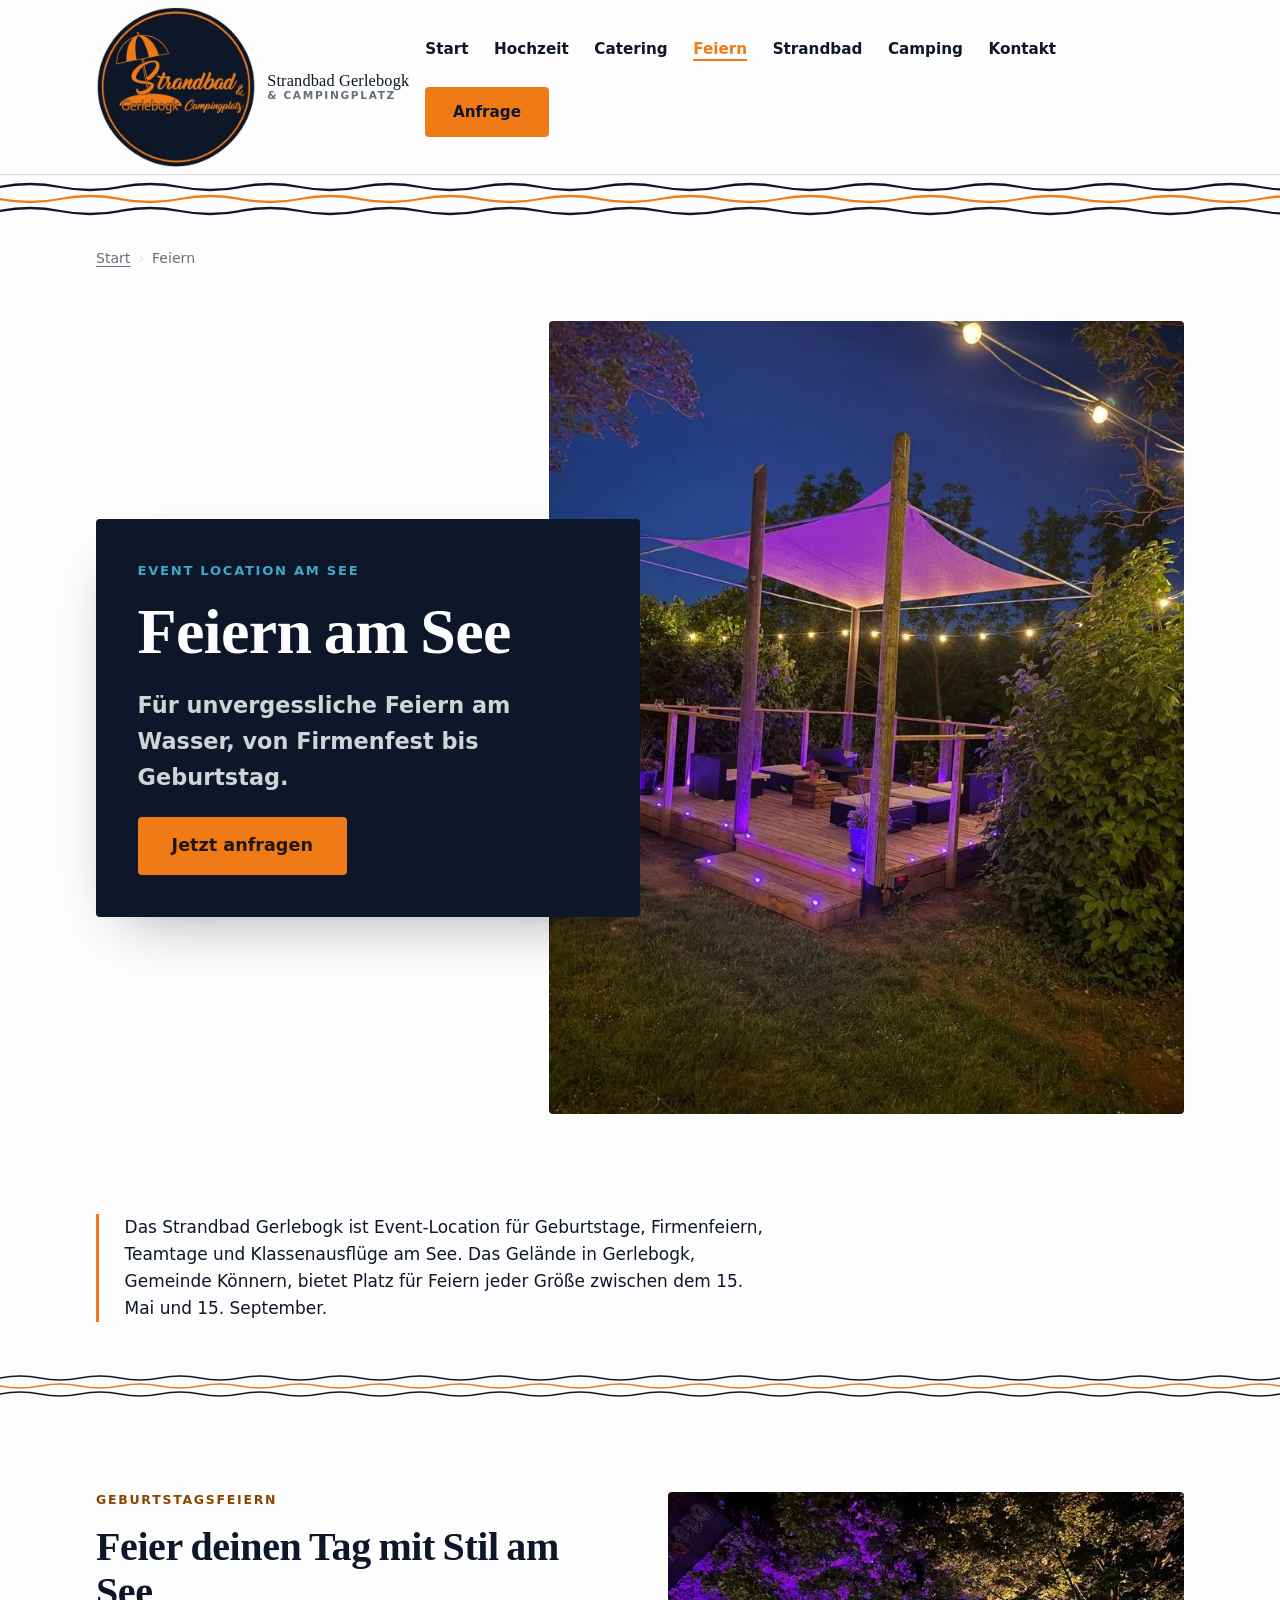
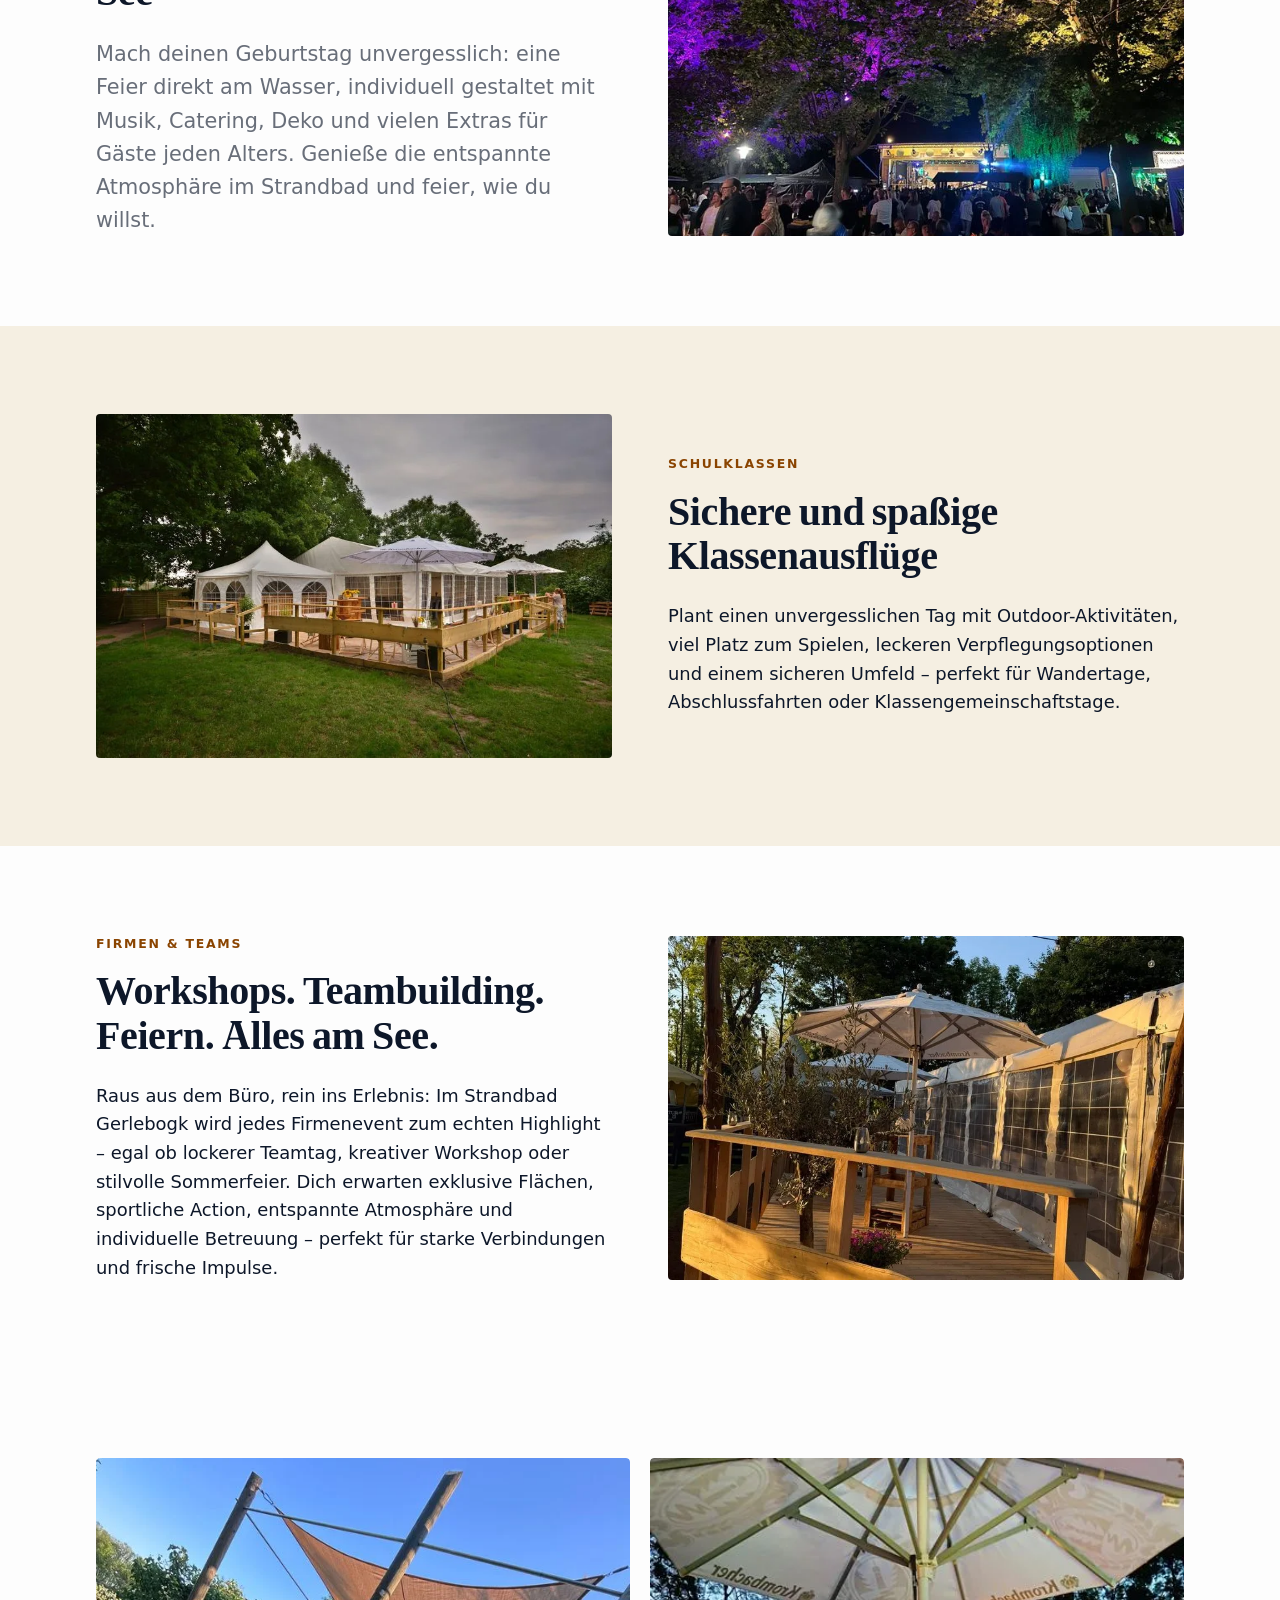
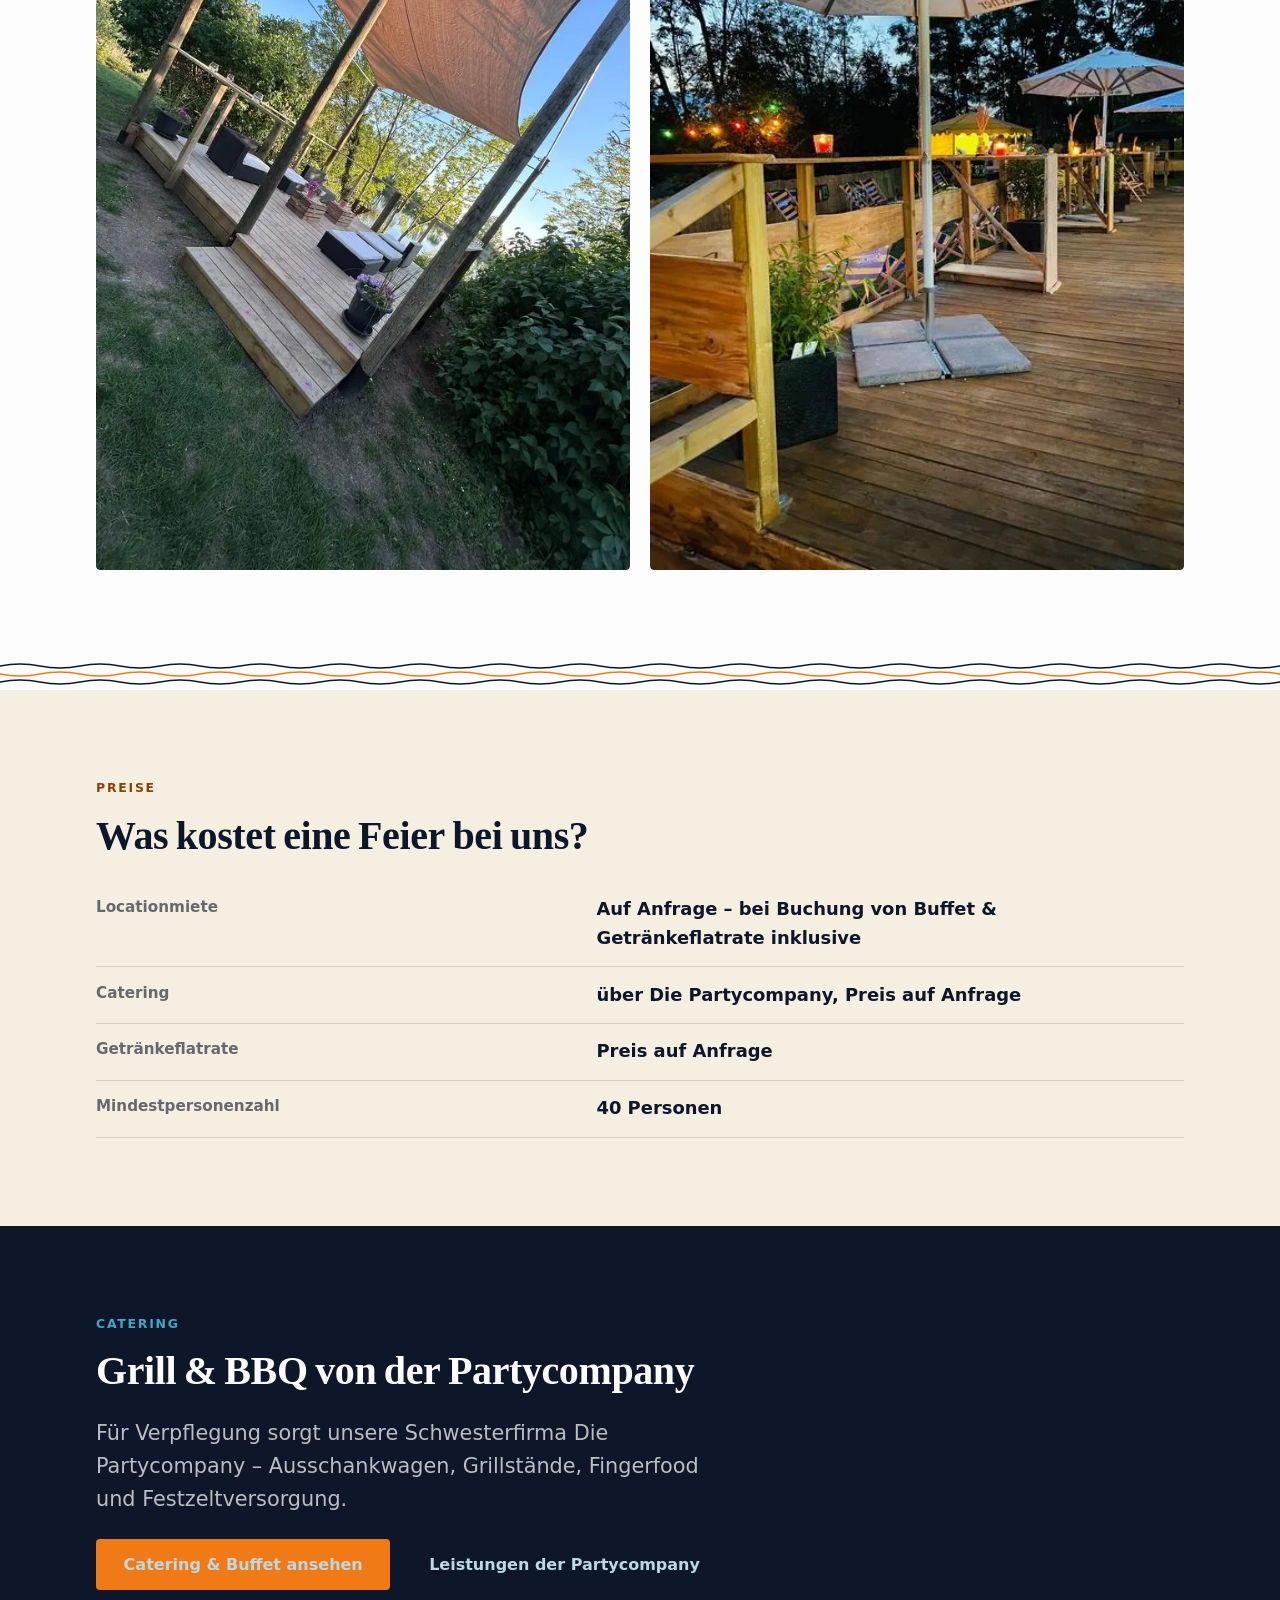
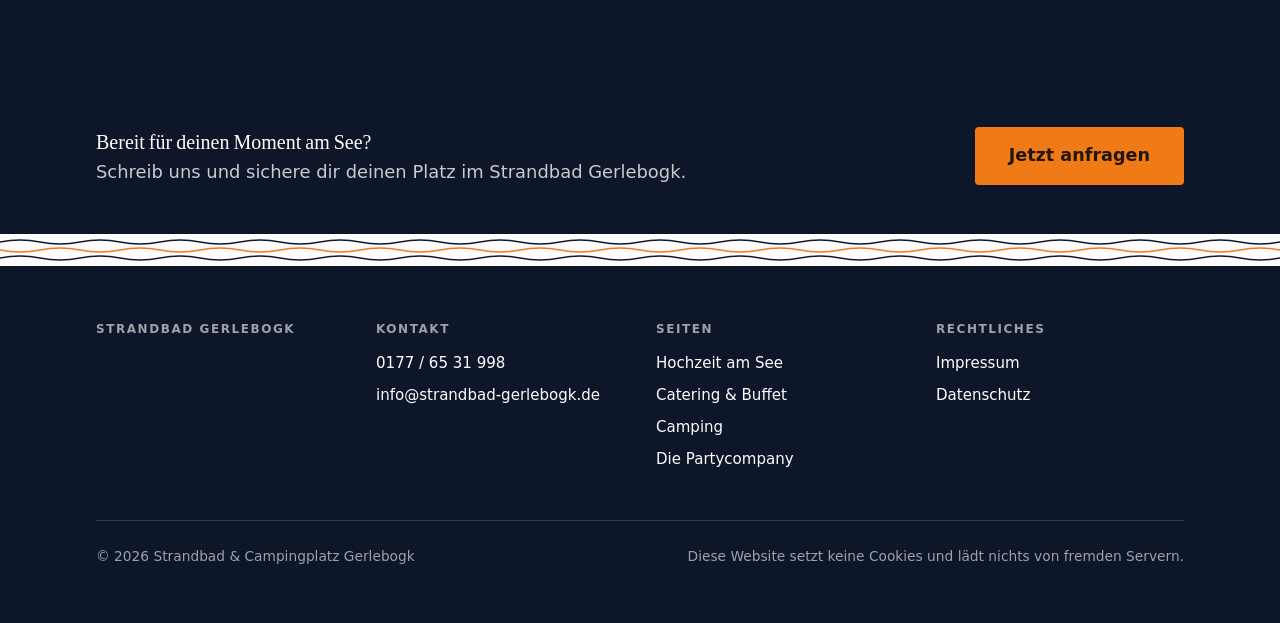
<file: feiern/index.html>
<!DOCTYPE html>
<html lang="de">
<head>
<meta charset="utf-8">
<meta name="viewport" content="width=device-width, initial-scale=1">

<title>Feiern am See – Event-Location Strandbad Gerlebogk</title>
<meta name="description" content="Geburtstage, Firmenfeiern und Klassenausflüge am Strandbad Gerlebogk: Musik, Catering, Deko und viel Platz direkt am Wasser.">
<link rel="canonical" href="https://strandbad-gerlebogk.de/feiern/">

<meta property="og:type" content="website">
<meta property="og:site_name" content="Strandbad & Campingplatz Gerlebogk">
<meta property="og:locale" content="de_DE">
<meta property="og:url" content="https://strandbad-gerlebogk.de/feiern/">
<meta property="og:title" content="Feiern am See – Event-Location Strandbad Gerlebogk">
<meta property="og:description" content="Geburtstage, Firmenfeiern und Klassenausflüge direkt am Wasser – individuell gestaltet mit Musik, Catering und Deko.">
<meta property="og:image" content="https://strandbad-gerlebogk.de/assets/img/og-default.jpg">
<meta property="og:image:width" content="1200">
<meta property="og:image:height" content="630">
<meta property="og:image:alt" content="Beleuchtetes Lounge-Deck am Strandbad Gerlebogk bei Nacht">
<meta name="twitter:card" content="summary_large_image">

<link rel="icon" href="/assets/img/favicon-32.png" sizes="32x32" type="image/png">
<link rel="apple-touch-icon" href="/assets/img/favicon-180.png">
<meta name="theme-color" content="#fdfdfd">

<link rel="preload" href="/assets/fonts/fraunces-600.woff2" as="font" type="font/woff2" crossorigin>
<link rel="preload" as="image" href="/assets/img/lounge-deck-nacht-800.webp" type="image/webp"
      imagesrcset="/assets/img/lounge-deck-nacht-480.webp 480w, /assets/img/lounge-deck-nacht-800.webp 800w, /assets/img/lounge-deck-nacht-1536.webp 1536w"
      imagesizes="(max-width: 56rem) 100vw, 50vw" fetchpriority="high">
<link rel="stylesheet" href="/assets/css/main.css">

<script type="application/ld+json">
{
  "@context": "https://schema.org",
  "@graph": [
    {
      "@type": "BreadcrumbList",
      "itemListElement": [
        { "@type": "ListItem", "position": 1, "name": "Start", "item": "https://strandbad-gerlebogk.de/" },
        { "@type": "ListItem", "position": 2, "name": "Feiern", "item": "https://strandbad-gerlebogk.de/feiern/" }
      ]
    },
    {
      "@type": "Service",
      "name": "Event-Location am See",
      "serviceType": "Veranstaltungslocation",
      "description": "Geburtstagsfeiern, Schulklassen-Ausflüge und Firmen- & Teamevents am Strandbad Gerlebogk.",
      "areaServed": { "@type": "AdministrativeArea", "name": "Sachsen-Anhalt" },
      "provider": { "@id": "https://strandbad-gerlebogk.de/#betrieb" },
      "url": "https://strandbad-gerlebogk.de/feiern/"
    }
  ]
}
</script>
</head>
<body>

<!-- EVENT-TEASER (Partycompany): Titel/Datum/Link hier eintragen, sobald
     Termin und Line-up feststehen, dann Kommentar entfernen.
<section class="section section--schmal section--nacht" aria-labelledby="event-titel">
  <div class="wrap">
    <p class="eyebrow">Was bei uns los ist</p>
    <h2 id="event-titel">[TITEL DES EVENTS]</h2>
    <p>[DATUM] · Strandbad Gerlebogk · veranstaltet von Die Partycompany</p>
    <a class="btn btn--anfrage" href="https://party-company.de/">Zum Event</a>
  </div>
</section>
-->

<a class="skip-link" href="#inhalt">Zum Inhalt springen</a>

<header class="kopf">
  <div class="wrap kopf__inner">
    <a class="marke" href="/">
      <picture>
        <source type="image/webp" srcset="/assets/img/logo-384.webp">
        <img src="/assets/img/logo-384.png" width="160" height="160"
             alt="Logo Strandbad & Campingplatz Gerlebogk: Sonnenschirm über dem Schriftzug">
      </picture>
      <span class="marke__name">Strandbad Gerlebogk
        <span class="marke__zusatz">& Campingplatz</span>
      </span>
    </a>
    <nav class="nav" aria-label="Hauptnavigation">
      <a href="/">Start</a>
      <a href="/hochzeit/">Hochzeit</a>
      <a href="/catering/">Catering</a>
      <a href="/feiern/" aria-current="page">Feiern</a>
      <a href="/strandbad/">Strandbad</a>
      <a href="/camping/">Camping</a>
      <a href="/kontakt/">Kontakt</a>
      <a class="btn btn--anfrage" href="/kontakt/">Anfrage</a>
    </nav>
  </div>
</header>

<div class="wellen wellen--kopf" role="presentation"></div>

<main id="inhalt">

  <nav class="brotkrumen wrap krumen-abstand" aria-label="Brotkrumennavigation">
    <ol>
      <li><a href="/">Start</a></li>
      <li>Feiern</li>
    </ol>
  </nav>

  <section class="hero">
    <div class="wrap hero__grid">
      <div class="hero__media">
        <picture>
          <source type="image/webp"
                  srcset="/assets/img/lounge-deck-nacht-480.webp 480w, /assets/img/lounge-deck-nacht-800.webp 800w, /assets/img/lounge-deck-nacht-1536.webp 1536w"
                  sizes="(max-width: 56rem) 100vw, 50vw">
          <img src="/assets/img/lounge-deck-nacht-800.jpg"
               srcset="/assets/img/lounge-deck-nacht-480.jpg 480w, /assets/img/lounge-deck-nacht-800.jpg 800w, /assets/img/lounge-deck-nacht-1536.jpg 1536w"
               sizes="(max-width: 56rem) 100vw, 50vw"
               width="1536" height="2048" fetchpriority="high" decoding="async"
               alt="Beleuchtetes Holzdeck mit Sonnensegel und Lichterketten am Strandbad Gerlebogk bei Nacht">
        </picture>
      </div>

      <div class="hero__panel">
        <p class="hero__kicker">Event Location am See</p>
        <h1 class="hero__titel">Feiern am See</h1>
        <p class="hero__unter">Für unvergessliche Feiern am Wasser, von Firmenfest bis Geburtstag.</p>
        <p class="hero__aktion">
          <a class="btn btn--anfrage btn--gross" href="/kontakt/">Jetzt anfragen</a>
        </p>
      </div>
    </div>
  </section>

  <section class="section section--schmal">
    <div class="wrap">
      <div class="fakten">
        <p>
          Das Strandbad Gerlebogk ist Event-Location für Geburtstage, Firmenfeiern, Teamtage und
          Klassenausflüge am See. Das Gelände in Gerlebogk, Gemeinde Könnern, bietet Platz für
          Feiern jeder Größe zwischen dem 15. Mai und 15. September.
        </p>
      </div>
    </div>
  </section>

  <div class="wellen" role="presentation"></div>

  <section class="section" aria-labelledby="geburtstag-titel">
    <div class="wrap duo">
      <div>
        <p class="eyebrow">Geburtstagsfeiern</p>
        <h2 id="geburtstag-titel">Feier deinen Tag mit Stil am See</h2>
        <p class="lede">Mach deinen Geburtstag unvergesslich: eine Feier direkt am Wasser, individuell gestaltet mit Musik, Catering, Deko und vielen Extras für Gäste jeden Alters. Genieße die entspannte Atmosphäre im Strandbad und feier, wie du willst.</p>
      </div>
      <div class="duo__media bild--breit">
        <picture>
          <source type="image/webp" srcset="/assets/img/nachtfeier-lichter-640.webp 640w, /assets/img/nachtfeier-lichter-1000.webp 1000w" sizes="(max-width: 56rem) 100vw, 45vw">
          <img src="/assets/img/nachtfeier-lichter-640.jpg" srcset="/assets/img/nachtfeier-lichter-640.jpg 640w, /assets/img/nachtfeier-lichter-1000.jpg 1000w" sizes="(max-width: 56rem) 100vw, 45vw" width="1600" height="1200" loading="lazy" decoding="async" alt="Feiernde Gäste am Abend unter violett beleuchteten Bäumen im Strandbad Gerlebogk">
        </picture>
      </div>
    </div>
  </section>

  <section class="section section--sand" aria-labelledby="schule-titel">
    <div class="wrap duo duo--medialinks">
      <div class="duo__media bild--breit">
        <picture>
          <source type="image/webp" srcset="/assets/img/zeltanlage-terrasse-480.webp 480w, /assets/img/zeltanlage-terrasse-800.webp 800w" sizes="(max-width: 56rem) 100vw, 45vw">
          <img src="/assets/img/zeltanlage-terrasse-800.jpg" srcset="/assets/img/zeltanlage-terrasse-480.jpg 480w, /assets/img/zeltanlage-terrasse-800.jpg 800w" sizes="(max-width: 56rem) 100vw, 45vw" width="2048" height="1366" loading="lazy" decoding="async" alt="Pagodenzelt und Festzelt auf der Holzterrasse – Außenansicht der Kapazität">
        </picture>
      </div>
      <div>
        <p class="eyebrow">Schulklassen</p>
        <h2 id="schule-titel">Sichere und spaßige Klassenausflüge</h2>
        <p>Plant einen unvergesslichen Tag mit Outdoor-Aktivitäten, viel Platz zum Spielen, leckeren Verpflegungsoptionen und einem sicheren Umfeld – perfekt für Wandertage, Abschlussfahrten oder Klassengemeinschaftstage.</p>
      </div>
    </div>
  </section>

  <section class="section" aria-labelledby="firmen-titel">
    <div class="wrap duo">
      <div>
        <p class="eyebrow">Firmen &amp; Teams</p>
        <h2 id="firmen-titel">Workshops. Teambuilding. Feiern. Alles am See.</h2>
        <p>Raus aus dem Büro, rein ins Erlebnis: Im Strandbad Gerlebogk wird jedes Firmenevent zum echten Highlight – egal ob lockerer Teamtag, kreativer Workshop oder stilvolle Sommerfeier. Dich erwarten exklusive Flächen, sportliche Action, entspannte Atmosphäre und individuelle Betreuung – perfekt für starke Verbindungen und frische Impulse.</p>
      </div>
      <div class="duo__media bild--breit">
        <picture>
          <source type="image/webp" srcset="/assets/img/terrasse-abendsonne-480.webp 480w, /assets/img/terrasse-abendsonne-800.webp 800w" sizes="(max-width: 56rem) 100vw, 45vw">
          <img src="/assets/img/terrasse-abendsonne-800.jpg" srcset="/assets/img/terrasse-abendsonne-480.jpg 480w, /assets/img/terrasse-abendsonne-800.jpg 800w" sizes="(max-width: 56rem) 100vw, 45vw" width="1536" height="2048" loading="lazy" decoding="async" alt="Holzterrasse im Abendlicht mit Olivenbäumen und Zelt">
        </picture>
      </div>
    </div>
  </section>

  <section class="section" aria-labelledby="strecke-titel">
    <div class="wrap">
      <h2 id="strecke-titel" class="visually-hidden">Impressionen vom Feiern am Strandbad Gerlebogk</h2>
      <div class="bildstrecke">
        <div>
          <picture>
            <source type="image/webp" srcset="/assets/img/deck-sonnensegel-tag-640.webp 640w, /assets/img/deck-sonnensegel-tag-1000.webp 1000w" sizes="(max-width: 48rem) 50vw, 33vw">
            <img src="/assets/img/deck-sonnensegel-tag-640.jpg" srcset="/assets/img/deck-sonnensegel-tag-640.jpg 640w, /assets/img/deck-sonnensegel-tag-1000.jpg 1000w" sizes="(max-width: 48rem) 50vw, 33vw" width="1600" height="2133" loading="lazy" decoding="async" alt="Lounge-Deck mit rostfarbenem Sonnensegel bei Tag im Strandbad Gerlebogk">
          </picture>
        </div>
        <div>
          <picture>
            <source type="image/webp" srcset="/assets/img/deck-abend-schirme-480.webp 480w, /assets/img/deck-abend-schirme-800.webp 800w" sizes="(max-width: 48rem) 50vw, 33vw">
            <img src="/assets/img/deck-abend-schirme-480.jpg" srcset="/assets/img/deck-abend-schirme-480.jpg 480w, /assets/img/deck-abend-schirme-800.jpg 800w" sizes="(max-width: 48rem) 50vw, 33vw" width="1600" height="2133" loading="lazy" decoding="async" alt="Terrasse mit Sonnenschirmen und Lichterketten am Abend">
          </picture>
        </div>
      </div>
    </div>
  </section>

  <div class="wellen" role="presentation"></div>

  <section class="section section--sand" aria-labelledby="preise-titel">
    <div class="wrap">
      <p class="eyebrow">Preise</p>
      <h2 id="preise-titel">Was kostet eine Feier bei uns?</h2>
      <div class="tabelle-scroll">
        <table class="datentabelle">
          <tbody>
            <tr><th scope="row">Locationmiete</th><td>Auf Anfrage – bei Buchung von Buffet &amp; Getränkeflatrate inklusive</td></tr>
            <tr><th scope="row">Catering</th><td>über Die Partycompany, Preis auf Anfrage</td></tr>
            <tr><th scope="row">Getränkeflatrate</th><td>Preis auf Anfrage</td></tr>
            <tr><th scope="row">Mindestpersonenzahl</th><td>40 Personen</td></tr>
          </tbody>
        </table>
      </div>
    </div>
  </section>

  <section class="section section--nacht" aria-labelledby="catering-titel">
    <div class="wrap">
      <p class="eyebrow">Catering</p>
      <h2 id="catering-titel">Grill &amp; BBQ von der Partycompany</h2>
      <p class="lede">Für Verpflegung sorgt unsere Schwesterfirma Die Partycompany – Ausschankwagen, Grillstände, Fingerfood und Festzeltversorgung.</p>
      <p class="knopfreihe">
        <a class="btn btn--anfrage" href="/catering/">Catering &amp; Buffet ansehen</a>
        <a class="btn btn--party" href="https://party-company.de/leistungen/" rel="noopener">Leistungen der Partycompany</a>
      </p>
    </div>
  </section>

  <section class="anfrageband">
    <div class="wrap anfrageband__inner">
      <p>
        <strong>Bereit für deinen Moment am See?</strong>
        Schreib uns und sichere dir deinen Platz im Strandbad Gerlebogk.
      </p>
      <a class="btn btn--anfrage btn--gross" href="/kontakt/">Jetzt anfragen</a>
    </div>
  </section>

</main>

<div class="wellen" role="presentation"></div>

<footer class="fuss">
  <div class="wrap">
    <div class="fuss__grid">
      <div>
        <h2>Strandbad Gerlebogk</h2>
        <p class="leise">
          Gröbziger Straße 25<br>
          06420 Könnern OT Gerlebogk
        </p>
      </div>
      <div>
        <h2>Kontakt</h2>
        <ul>
          <li><a href="tel:+491776531998">0177 / 65 31 998</a></li>
          <li><a href="mailto:info@strandbad-gerlebogk.de">info@strandbad-gerlebogk.de</a></li>
        </ul>
      </div>
      <div>
        <h2>Seiten</h2>
        <ul>
          <li><a href="/hochzeit/">Hochzeit am See</a></li>
          <li><a href="/catering/">Catering &amp; Buffet</a></li>
          <li><a href="/camping/">Camping</a></li>
          <li><a href="https://party-company.de/" rel="noopener">Die Partycompany</a></li>
        </ul>
      </div>
      <div>
        <h2>Rechtliches</h2>
        <ul>
          <li><a href="/impressum/">Impressum</a></li>
          <li><a href="/datenschutz/">Datenschutz</a></li>
        </ul>
      </div>
    </div>
    <p class="fuss__unten">
      <span>© 2026 Strandbad &amp; Campingplatz Gerlebogk</span>
      <span>Diese Website setzt keine Cookies und lädt nichts von fremden Servern.</span>
    </p>
  </div>
</footer>

</body>
</html>
</file>
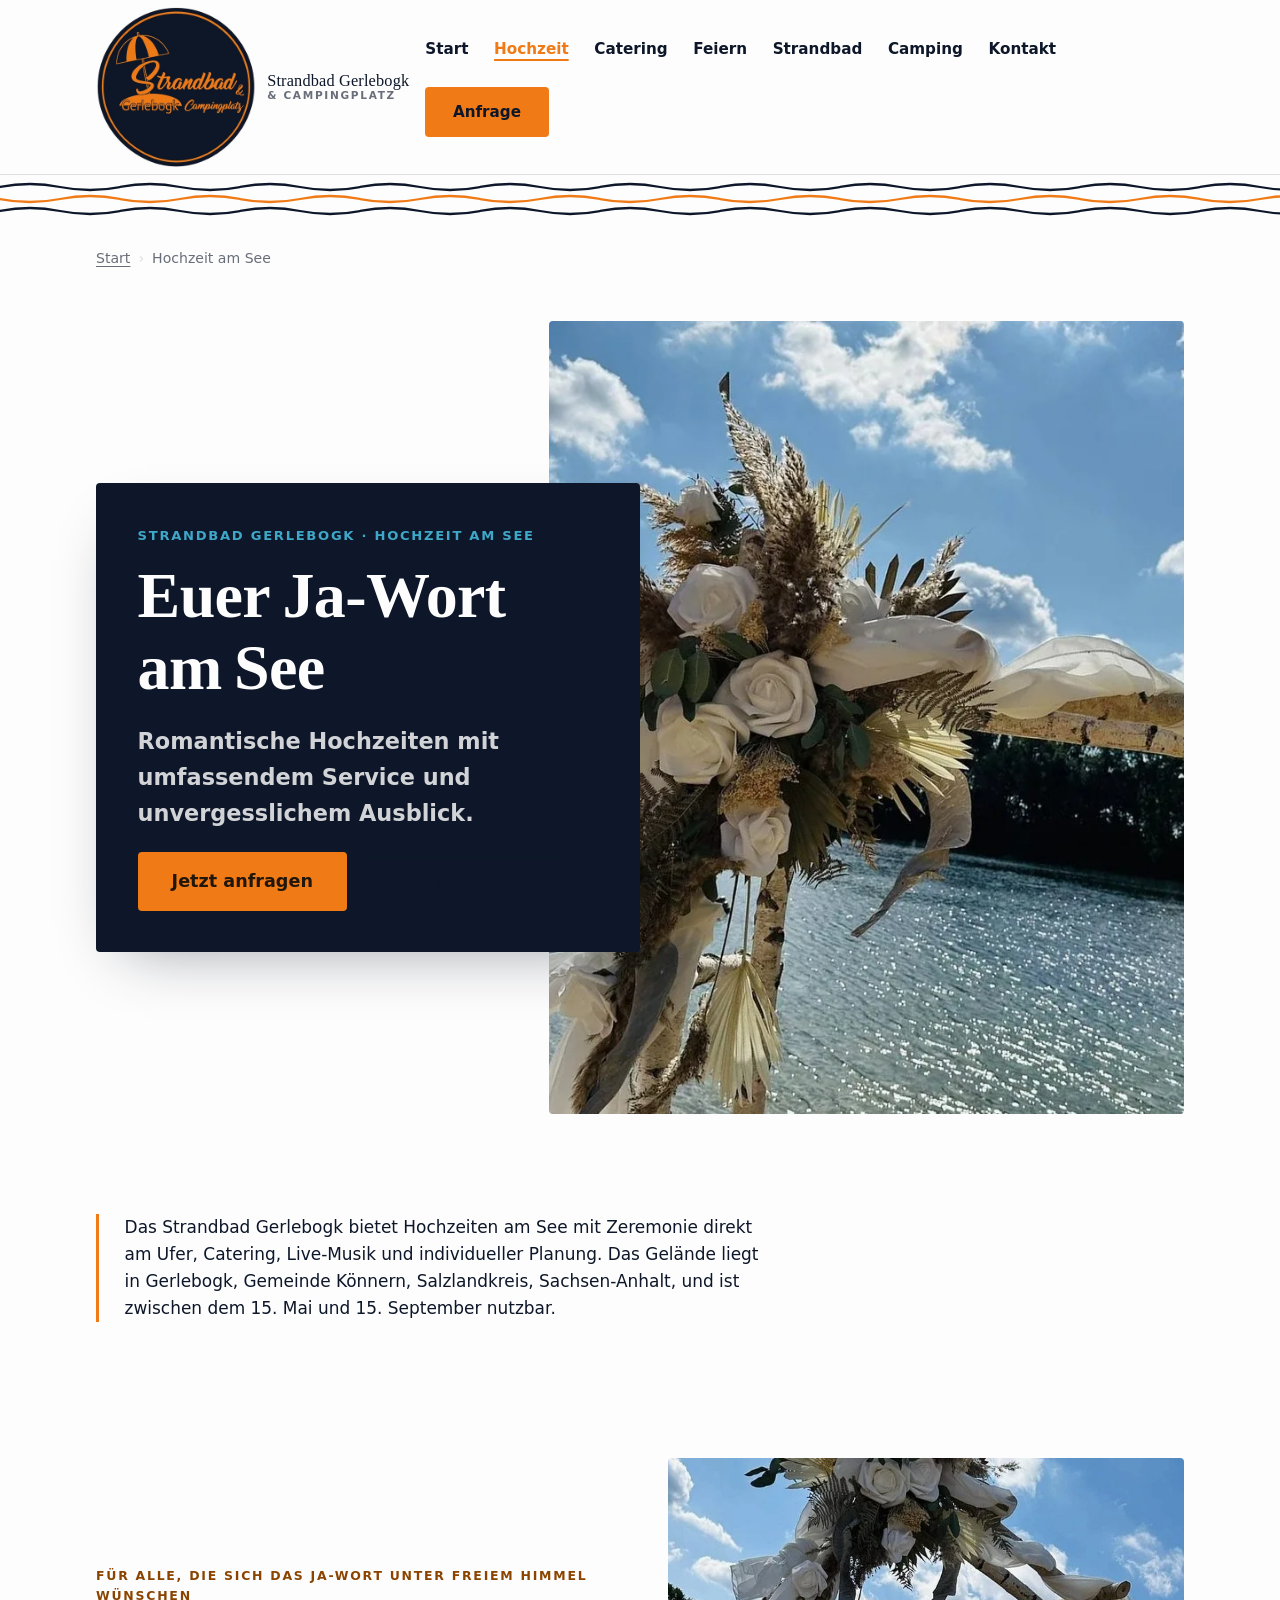
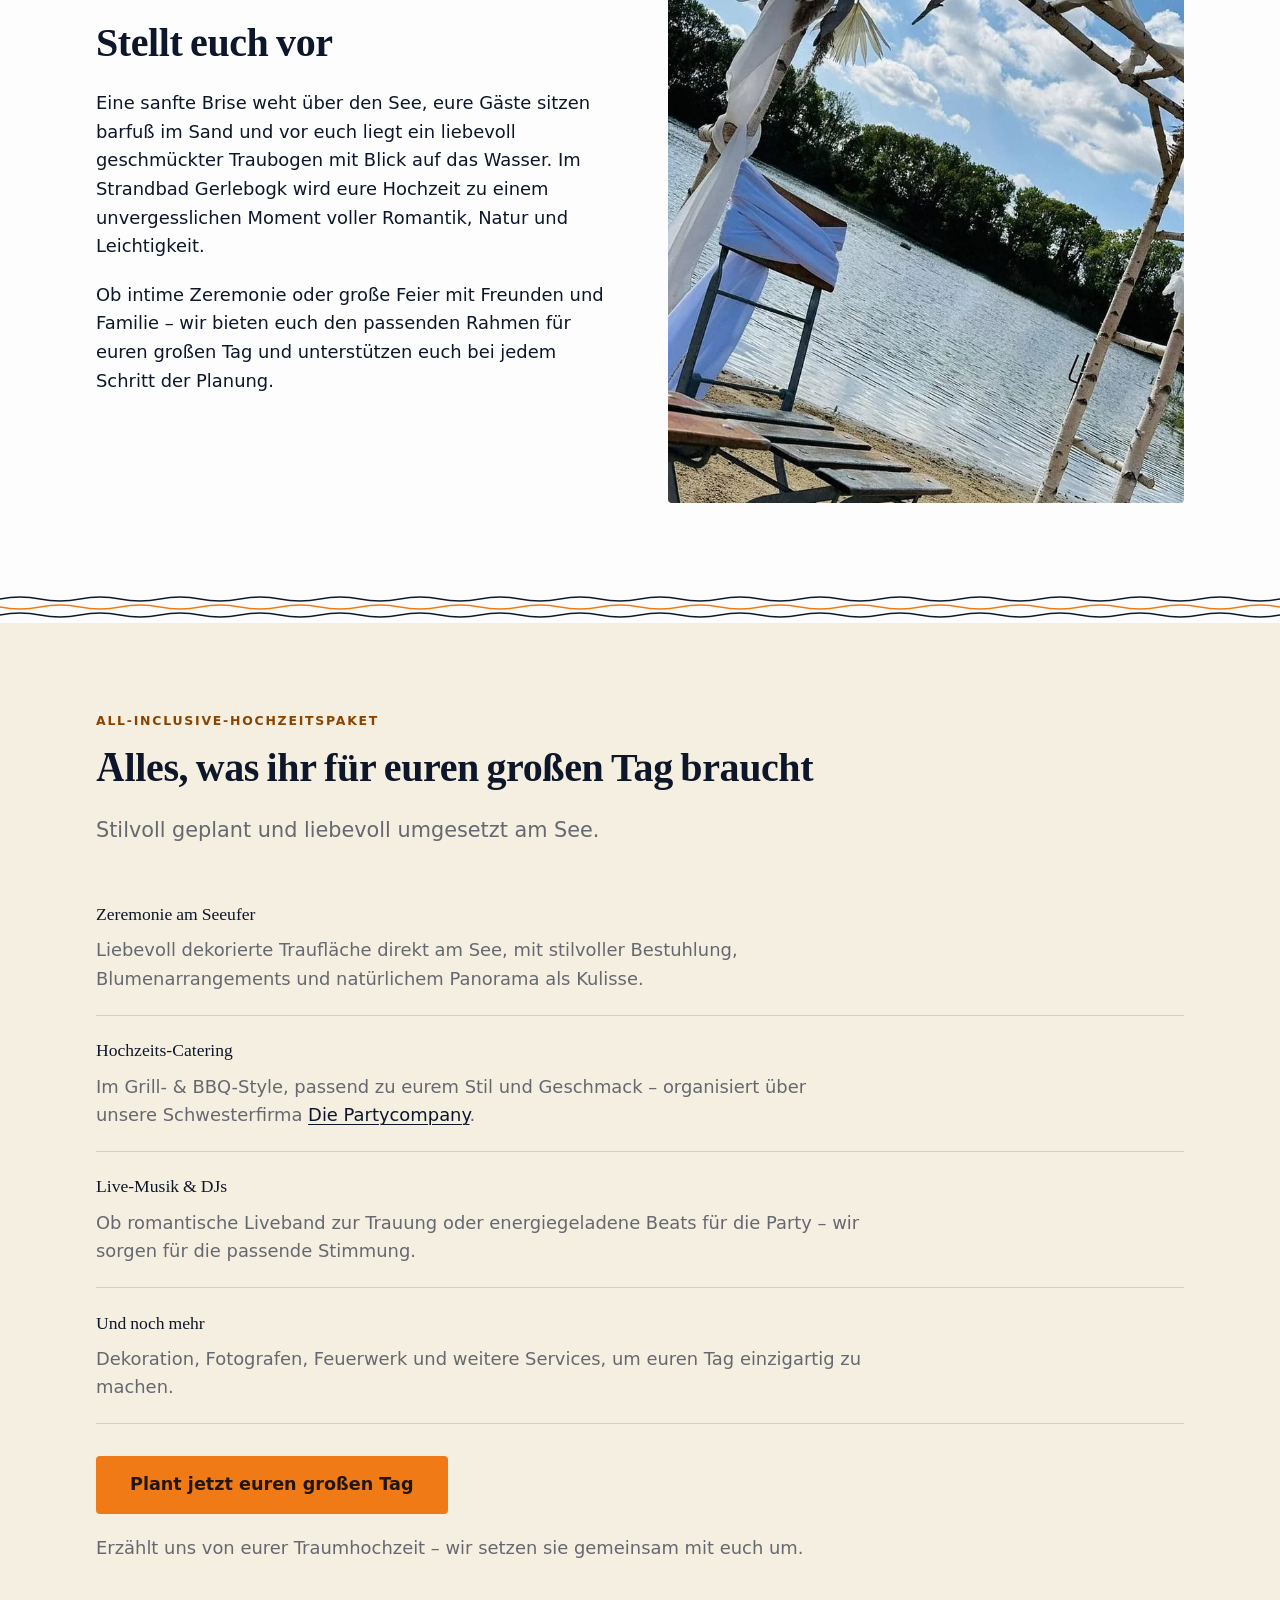
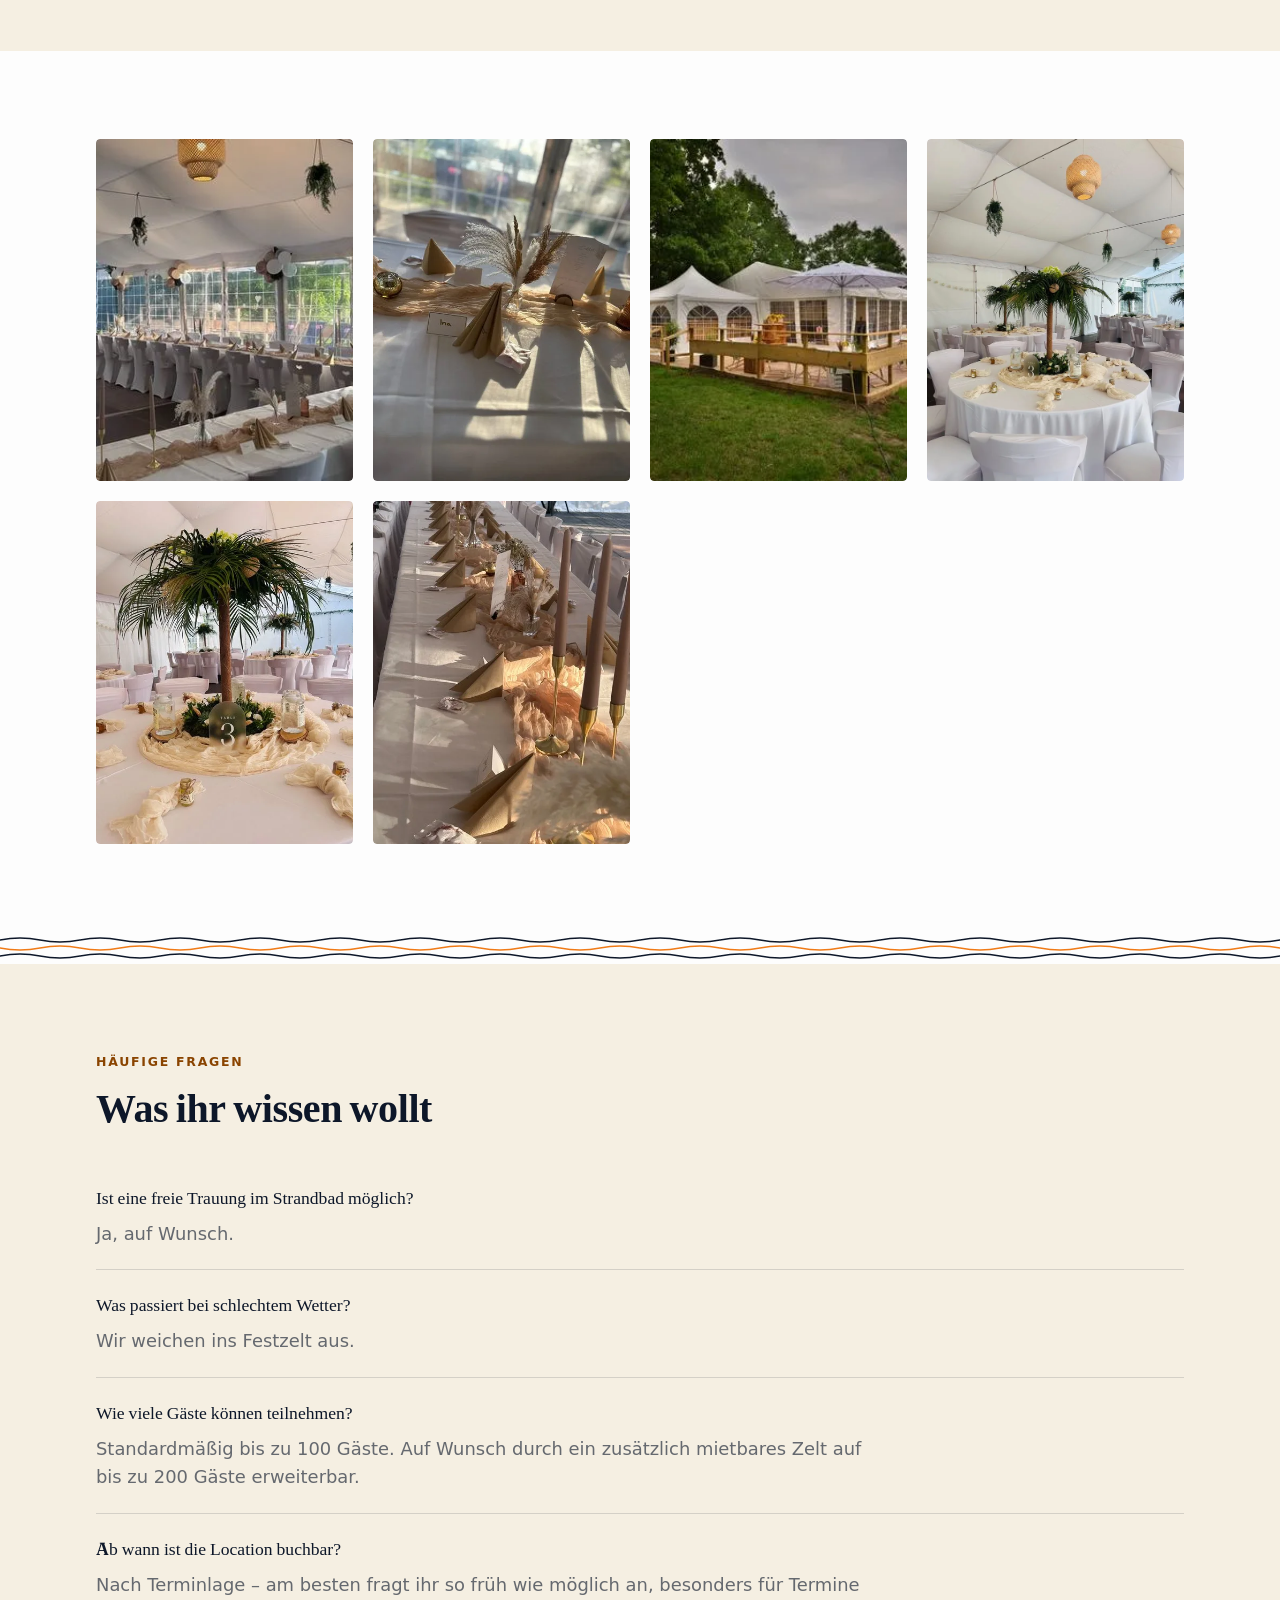
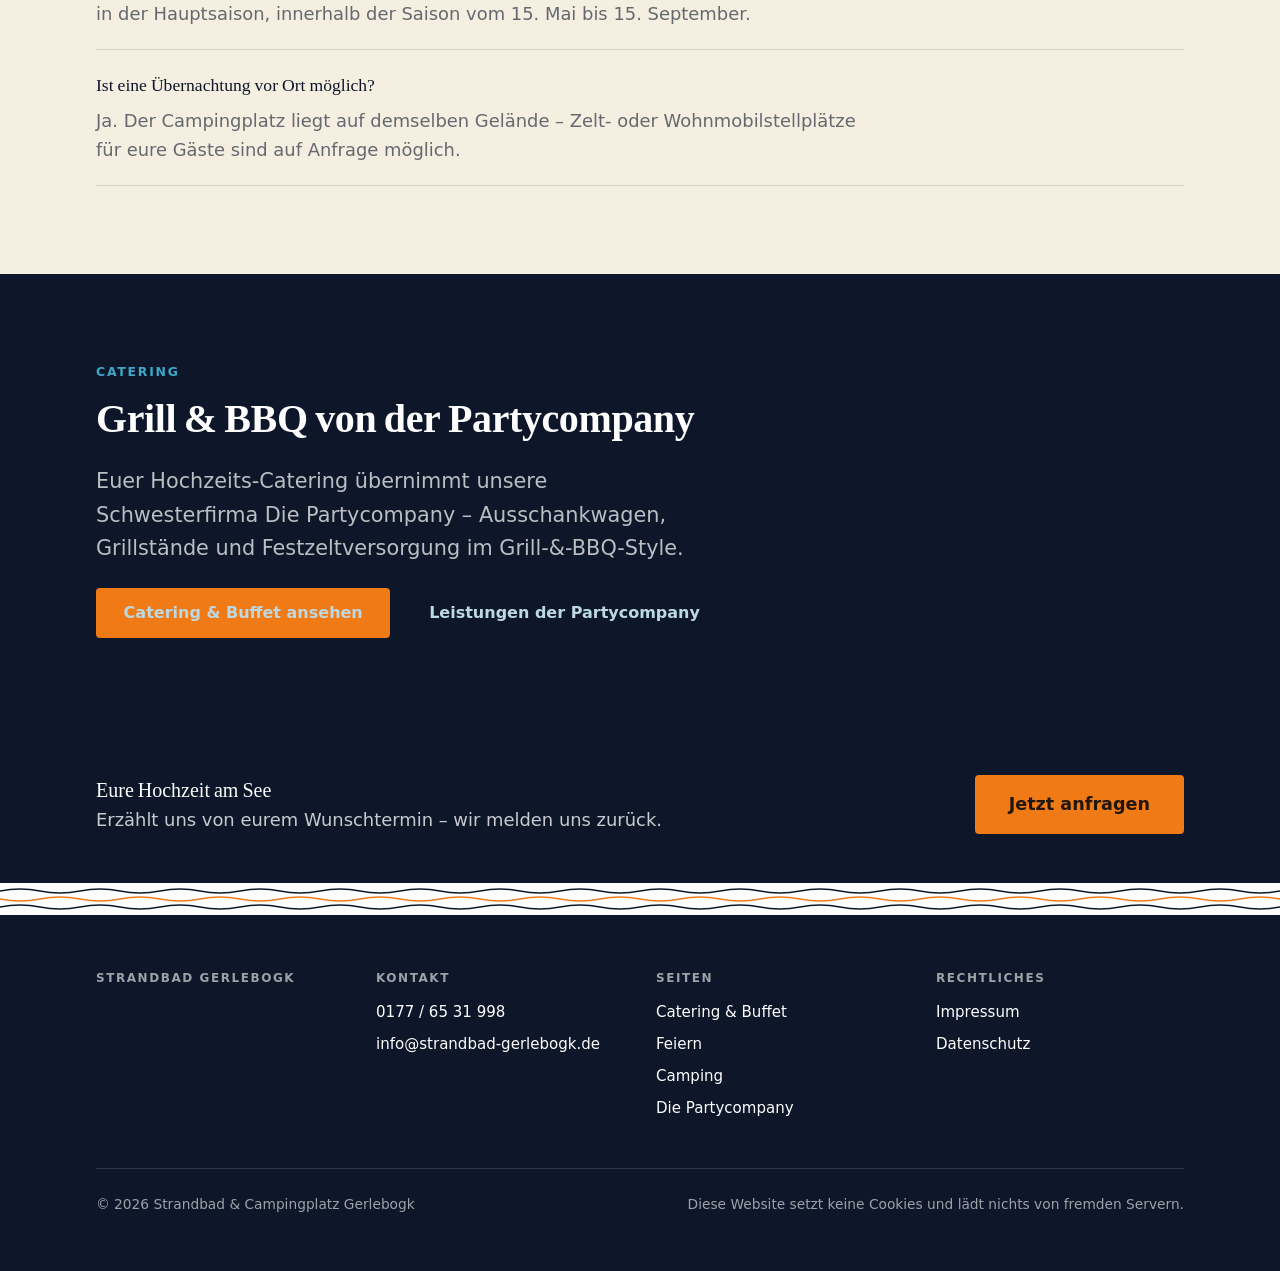
<file: hochzeit/index.html>
<!DOCTYPE html>
<html lang="de">
<head>
<meta charset="utf-8">
<meta name="viewport" content="width=device-width, initial-scale=1">

<title>Hochzeit am See – Strandbad Gerlebogk</title>
<meta name="description" content="Romantische Hochzeiten am See im Strandbad Gerlebogk: Zeremonie am Ufer, Catering, Live-Musik. Jetzt unverbindlich anfragen.">
<link rel="canonical" href="https://strandbad-gerlebogk.de/hochzeit/">

<meta property="og:type" content="website">
<meta property="og:site_name" content="Strandbad & Campingplatz Gerlebogk">
<meta property="og:locale" content="de_DE">
<meta property="og:url" content="https://strandbad-gerlebogk.de/hochzeit/">
<meta property="og:title" content="Hochzeit am See – Strandbad Gerlebogk">
<meta property="og:description" content="Euer Ja-Wort unter freiem Himmel: Zeremonie am Seeufer, Catering, Live-Musik & DJs im Strandbad Gerlebogk.">
<meta property="og:image" content="https://strandbad-gerlebogk.de/assets/img/og-hochzeit.jpg">
<meta property="og:image:width" content="1200">
<meta property="og:image:height" content="630">
<meta property="og:image:alt" content="Birken-Traubogen mit weißen Rosen und Pampasgras am Seeufer im Strandbad Gerlebogk">
<meta name="twitter:card" content="summary_large_image">

<link rel="icon" href="/assets/img/favicon-32.png" sizes="32x32" type="image/png">
<link rel="apple-touch-icon" href="/assets/img/favicon-180.png">
<meta name="theme-color" content="#fdfdfd">

<link rel="preload" href="/assets/fonts/fraunces-600.woff2" as="font" type="font/woff2" crossorigin>
<link rel="preload" as="image" href="/assets/img/traubogen-see-750.webp" type="image/webp"
      imagesrcset="/assets/img/traubogen-see-500.webp 500w, /assets/img/traubogen-see-750.webp 750w, /assets/img/traubogen-see-1002.webp 1002w"
      imagesizes="(max-width: 56rem) 100vw, 50vw" fetchpriority="high">
<link rel="stylesheet" href="/assets/css/main.css">

<script type="application/ld+json">
{
  "@context": "https://schema.org",
  "@graph": [
    {
      "@type": "BreadcrumbList",
      "itemListElement": [
        { "@type": "ListItem", "position": 1, "name": "Start", "item": "https://strandbad-gerlebogk.de/" },
        { "@type": "ListItem", "position": 2, "name": "Hochzeit am See", "item": "https://strandbad-gerlebogk.de/hochzeit/" }
      ]
    },
    {
      "@type": "Service",
      "name": "Hochzeit am See",
      "serviceType": "Hochzeitslocation",
      "description": "Zeremonie am Seeufer, Hochzeits-Catering im Grill- & BBQ-Style, Live-Musik & DJs im Strandbad Gerlebogk.",
      "areaServed": { "@type": "AdministrativeArea", "name": "Sachsen-Anhalt" },
      "provider": { "@id": "https://strandbad-gerlebogk.de/#betrieb" },
      "url": "https://strandbad-gerlebogk.de/hochzeit/"
    },
    {
      "@type": "FAQPage",
      "mainEntity": [
        {
          "@type": "Question",
          "name": "Ist eine Übernachtung vor Ort möglich?",
          "acceptedAnswer": {
            "@type": "Answer",
            "text": "Ja. Der Campingplatz liegt auf demselben Gelände wie das Strandbad – Zelt- oder Wohnmobilstellplätze für Hochzeitsgäste sind auf Anfrage möglich."
          }
        }
      ]
    }
  ]
}
</script>
</head>
<body>

<a class="skip-link" href="#inhalt">Zum Inhalt springen</a>

<header class="kopf">
  <div class="wrap kopf__inner">
    <a class="marke" href="/">
      <picture>
        <source type="image/webp" srcset="/assets/img/logo-384.webp">
        <img src="/assets/img/logo-384.png" width="160" height="160"
             alt="Logo Strandbad & Campingplatz Gerlebogk: Sonnenschirm über dem Schriftzug">
      </picture>
      <span class="marke__name">Strandbad Gerlebogk
        <span class="marke__zusatz">& Campingplatz</span>
      </span>
    </a>
    <nav class="nav" aria-label="Hauptnavigation">
      <a href="/">Start</a>
      <a href="/hochzeit/" aria-current="page">Hochzeit</a>
      <a href="/catering/">Catering</a>
      <a href="/feiern/">Feiern</a>
      <a href="/strandbad/">Strandbad</a>
      <a href="/camping/">Camping</a>
      <a href="/kontakt/">Kontakt</a>
      <a class="btn btn--anfrage" href="/kontakt/">Anfrage</a>
    </nav>
  </div>
</header>

<div class="wellen wellen--kopf" role="presentation"></div>

<main id="inhalt">

  <nav class="brotkrumen wrap krumen-abstand" aria-label="Brotkrumennavigation">
    <ol>
      <li><a href="/">Start</a></li>
      <li>Hochzeit am See</li>
    </ol>
  </nav>

  <section class="hero">
    <div class="wrap hero__grid">
      <div class="hero__media">
        <picture>
          <source type="image/webp"
                  srcset="/assets/img/traubogen-see-500.webp 500w, /assets/img/traubogen-see-750.webp 750w, /assets/img/traubogen-see-1002.webp 1002w"
                  sizes="(max-width: 56rem) 100vw, 50vw">
          <img src="/assets/img/traubogen-see-750.jpg"
               srcset="/assets/img/traubogen-see-500.jpg 500w, /assets/img/traubogen-see-750.jpg 750w, /assets/img/traubogen-see-1002.jpg 1002w"
               sizes="(max-width: 56rem) 100vw, 50vw"
               width="1002" height="1194" fetchpriority="high" decoding="async"
               alt="Birken-Traubogen mit weißen Rosen und Pampasgras vor dem Seeufer im Strandbad Gerlebogk">
        </picture>
      </div>

      <div class="hero__panel">
        <p class="hero__kicker">Strandbad Gerlebogk · Hochzeit am See</p>
        <h1 class="hero__titel">Euer Ja-Wort am See</h1>
        <p class="hero__unter">Romantische Hochzeiten mit umfassendem Service und unvergesslichem Ausblick.</p>
        <p class="hero__aktion">
          <a class="btn btn--anfrage btn--gross" href="/kontakt/">Jetzt anfragen</a>
          <a class="btn btn--leise" href="tel:+491776531998">0177 / 65 31 998</a>
        </p>
      </div>
    </div>
  </section>

  <section class="section section--schmal">
    <div class="wrap">
      <div class="fakten">
        <p>
          Das Strandbad Gerlebogk bietet Hochzeiten am See mit Zeremonie direkt am Ufer, Catering, Live-Musik
          und individueller Planung. Das Gelände liegt in Gerlebogk, Gemeinde Könnern, Salzlandkreis, Sachsen-Anhalt,
          und ist zwischen dem 15. Mai und 15. September nutzbar.
        </p>
      </div>
    </div>
  </section>

  <section class="section" aria-labelledby="vorstellung-titel">
    <div class="wrap duo">
      <div>
        <p class="eyebrow">Für alle, die sich das Ja-Wort unter freiem Himmel wünschen</p>
        <h2 id="vorstellung-titel">Stellt euch vor</h2>
        <p>
          Eine sanfte Brise weht über den See, eure Gäste sitzen barfuß im Sand und vor euch liegt ein liebevoll
          geschmückter Traubogen mit Blick auf das Wasser. Im Strandbad Gerlebogk wird eure Hochzeit zu einem
          unvergesslichen Moment voller Romantik, Natur und Leichtigkeit.
        </p>
        <p>
          Ob intime Zeremonie oder große Feier mit Freunden und Familie – wir bieten euch den passenden Rahmen
          für euren großen Tag und unterstützen euch bei jedem Schritt der Planung.
        </p>
      </div>
      <div class="duo__media bild--hoch">
        <picture>
          <source type="image/webp" srcset="/assets/img/trauung-strand-480.webp 480w, /assets/img/trauung-strand-750.webp 750w, /assets/img/trauung-strand-970.webp 970w" sizes="(max-width: 56rem) 100vw, 45vw">
          <img src="/assets/img/trauung-strand-750.jpg" srcset="/assets/img/trauung-strand-480.jpg 480w, /assets/img/trauung-strand-750.jpg 750w, /assets/img/trauung-strand-970.jpg 970w" sizes="(max-width: 56rem) 100vw, 45vw" width="970" height="1826" loading="lazy" decoding="async" alt="Traubogen und Stehtische mit weißen Hussen am Strand des Strandbads Gerlebogk">
        </picture>
      </div>
    </div>
  </section>

  <div class="wellen" role="presentation"></div>

  <section class="section section--sand" aria-labelledby="paket-titel">
    <div class="wrap">
      <p class="eyebrow">All-Inclusive-Hochzeitspaket</p>
      <h2 id="paket-titel">Alles, was ihr für euren großen Tag braucht</h2>
      <p class="lede">Stilvoll geplant und liebevoll umgesetzt am See.</p>

      <dl class="faq mt-l">
        <div>
          <dt>Zeremonie am Seeufer</dt>
          <dd>Liebevoll dekorierte Traufläche direkt am See, mit stilvoller Bestuhlung, Blumenarrangements und natürlichem Panorama als Kulisse.</dd>
        </div>
        <div>
          <dt>Hochzeits-Catering</dt>
          <dd>Im Grill- &amp; BBQ-Style, passend zu eurem Stil und Geschmack – organisiert über unsere Schwesterfirma <a href="https://party-company.de/" rel="noopener">Die Partycompany</a>.</dd>
        </div>
        <div>
          <dt>Live-Musik &amp; DJs</dt>
          <dd>Ob romantische Liveband zur Trauung oder energiegeladene Beats für die Party – wir sorgen für die passende Stimmung.</dd>
        </div>
        <div>
          <dt>Und noch mehr</dt>
          <dd>Dekoration, Fotografen, Feuerwerk und weitere Services, um euren Tag einzigartig zu machen.</dd>
        </div>
      </dl>

      <p class="mt-l">
        <a class="btn btn--anfrage btn--gross" href="/kontakt/">Plant jetzt euren großen Tag</a>
      </p>
      <p class="leise mt-s">Erzählt uns von eurer Traumhochzeit – wir setzen sie gemeinsam mit euch um.</p>
    </div>
  </section>

  <section class="section" aria-labelledby="strecke-titel">
    <div class="wrap">
      <h2 id="strecke-titel" class="visually-hidden">Impressionen von Hochzeiten am Strandbad Gerlebogk</h2>
      <div class="bildstrecke">
        <div>
          <picture>
            <source type="image/webp" srcset="/assets/img/festzelt-hochzeitstafel-480.webp 480w, /assets/img/festzelt-hochzeitstafel-800.webp 800w" sizes="(max-width: 48rem) 100vw, 33vw">
            <img src="/assets/img/festzelt-hochzeitstafel-480.jpg" srcset="/assets/img/festzelt-hochzeitstafel-480.jpg 480w, /assets/img/festzelt-hochzeitstafel-800.jpg 800w" sizes="(max-width: 48rem) 100vw, 33vw" width="2048" height="1536" loading="lazy" decoding="async" alt="Festzelt mit langer gedeckter Hochzeitstafel, Hussen und Ballons">
          </picture>
        </div>
        <div>
          <picture>
            <source type="image/webp" srcset="/assets/img/tischdeko-detail-480.webp 480w, /assets/img/tischdeko-detail-800.webp 800w" sizes="(max-width: 48rem) 100vw, 33vw">
            <img src="/assets/img/tischdeko-detail-480.jpg" srcset="/assets/img/tischdeko-detail-480.jpg 480w, /assets/img/tischdeko-detail-800.jpg 800w" sizes="(max-width: 48rem) 100vw, 33vw" width="1536" height="2048" loading="lazy" decoding="async" alt="Tischdeko-Detail mit Pampasgras, Namenskarte und Menükarte im Abendlicht">
          </picture>
        </div>
        <div>
          <picture>
            <source type="image/webp" srcset="/assets/img/zeltanlage-terrasse-480.webp 480w, /assets/img/zeltanlage-terrasse-800.webp 800w" sizes="(max-width: 48rem) 100vw, 33vw">
            <img src="/assets/img/zeltanlage-terrasse-480.jpg" srcset="/assets/img/zeltanlage-terrasse-480.jpg 480w, /assets/img/zeltanlage-terrasse-800.jpg 800w" sizes="(max-width: 48rem) 100vw, 33vw" width="2048" height="1366" loading="lazy" decoding="async" alt="Pagodenzelt und Festzelt auf der Holzterrasse – Außenansicht der Kapazität">
          </picture>
        </div>
        <div>
          <picture>
            <source type="image/webp" srcset="/assets/img/festzelt-tafel-innen-640.webp 640w, /assets/img/festzelt-tafel-innen-1000.webp 1000w" sizes="(max-width: 48rem) 100vw, 33vw">
            <img src="/assets/img/festzelt-tafel-innen-640.jpg" srcset="/assets/img/festzelt-tafel-innen-640.jpg 640w, /assets/img/festzelt-tafel-innen-1000.jpg 1000w" sizes="(max-width: 48rem) 100vw, 33vw" width="1600" height="2133" loading="lazy" decoding="async" alt="Festzelt-Innenansicht mit eingedeckten Rundtischen für die Hochzeitsfeier">
          </picture>
        </div>
        <div>
          <picture>
            <source type="image/webp" srcset="/assets/img/festzelt-tischdeko-palme-480.webp 480w, /assets/img/festzelt-tischdeko-palme-800.webp 800w" sizes="(max-width: 48rem) 100vw, 33vw">
            <img src="/assets/img/festzelt-tischdeko-palme-480.jpg" srcset="/assets/img/festzelt-tischdeko-palme-480.jpg 480w, /assets/img/festzelt-tischdeko-palme-800.jpg 800w" sizes="(max-width: 48rem) 100vw, 33vw" width="1600" height="2214" loading="lazy" decoding="async" alt="Runder Hochzeitstisch mit Palmen-Tischdeko und Tischnummer im Festzelt">
          </picture>
        </div>
        <div>
          <picture>
            <source type="image/webp" srcset="/assets/img/hochzeitstafel-kerzen-480.webp 480w, /assets/img/hochzeitstafel-kerzen-800.webp 800w" sizes="(max-width: 48rem) 100vw, 33vw">
            <img src="/assets/img/hochzeitstafel-kerzen-480.jpg" srcset="/assets/img/hochzeitstafel-kerzen-480.jpg 480w, /assets/img/hochzeitstafel-kerzen-800.jpg 800w" sizes="(max-width: 48rem) 100vw, 33vw" width="1600" height="2133" loading="lazy" decoding="async" alt="Lange Hochzeitstafel mit Kerzen und gefalteten Servietten">
          </picture>
        </div>
      </div>
    </div>
  </section>

  <div class="wellen" role="presentation"></div>

  <section class="section section--sand" aria-labelledby="faq-titel">
    <div class="wrap">
      <p class="eyebrow">Häufige Fragen</p>
      <h2 id="faq-titel">Was ihr wissen wollt</h2>
      <dl class="faq mt-l">
        <div>
          <dt>Ist eine freie Trauung im Strandbad möglich?</dt>
          <dd>Ja, auf Wunsch.</dd>
        </div>
        <div>
          <dt>Was passiert bei schlechtem Wetter?</dt>
          <dd>Wir weichen ins Festzelt aus.</dd>
        </div>
        <div>
          <dt>Wie viele Gäste können teilnehmen?</dt>
          <dd>Standardmäßig bis zu 100 Gäste. Auf Wunsch durch ein zusätzlich mietbares Zelt auf bis zu 200 Gäste erweiterbar.</dd>
        </div>
        <div>
          <dt>Ab wann ist die Location buchbar?</dt>
          <dd>Nach Terminlage – am besten fragt ihr so früh wie möglich an, besonders für Termine in der Hauptsaison, innerhalb der Saison vom 15. Mai bis 15. September.</dd>
        </div>
        <div>
          <dt>Ist eine Übernachtung vor Ort möglich?</dt>
          <dd>Ja. Der Campingplatz liegt auf demselben Gelände – Zelt- oder Wohnmobilstellplätze für eure Gäste sind auf Anfrage möglich.</dd>
        </div>
      </dl>
    </div>
  </section>

  <section class="section section--nacht" aria-labelledby="catering-titel">
    <div class="wrap">
      <p class="eyebrow">Catering</p>
      <h2 id="catering-titel">Grill &amp; BBQ von der Partycompany</h2>
      <p class="lede">Euer Hochzeits-Catering übernimmt unsere Schwesterfirma Die Partycompany – Ausschankwagen, Grillstände und Festzeltversorgung im Grill-&amp;-BBQ-Style.</p>
      <p class="knopfreihe">
        <a class="btn btn--anfrage" href="/catering/">Catering &amp; Buffet ansehen</a>
        <a class="btn btn--party" href="https://party-company.de/leistungen/" rel="noopener">Leistungen der Partycompany</a>
      </p>
    </div>
  </section>

  <section class="anfrageband">
    <div class="wrap anfrageband__inner">
      <p>
        <strong>Eure Hochzeit am See</strong>
        Erzählt uns von eurem Wunschtermin – wir melden uns zurück.
      </p>
      <a class="btn btn--anfrage btn--gross" href="/kontakt/">Jetzt anfragen</a>
    </div>
  </section>

</main>

<div class="wellen" role="presentation"></div>

<footer class="fuss">
  <div class="wrap">
    <div class="fuss__grid">
      <div>
        <h2>Strandbad Gerlebogk</h2>
        <p class="leise">
          Gröbziger Straße 25<br>
          06420 Könnern OT Gerlebogk
        </p>
      </div>
      <div>
        <h2>Kontakt</h2>
        <ul>
          <li><a href="tel:+491776531998">0177 / 65 31 998</a></li>
          <li><a href="mailto:info@strandbad-gerlebogk.de">info@strandbad-gerlebogk.de</a></li>
        </ul>
      </div>
      <div>
        <h2>Seiten</h2>
        <ul>
          <li><a href="/catering/">Catering &amp; Buffet</a></li>
          <li><a href="/feiern/">Feiern</a></li>
          <li><a href="/camping/">Camping</a></li>
          <li><a href="https://party-company.de/" rel="noopener">Die Partycompany</a></li>
        </ul>
      </div>
      <div>
        <h2>Rechtliches</h2>
        <ul>
          <li><a href="/impressum/">Impressum</a></li>
          <li><a href="/datenschutz/">Datenschutz</a></li>
        </ul>
      </div>
    </div>
    <p class="fuss__unten">
      <span>© 2026 Strandbad &amp; Campingplatz Gerlebogk</span>
      <span>Diese Website setzt keine Cookies und lädt nichts von fremden Servern.</span>
    </p>
  </div>
</footer>

</body>
</html>
</file>
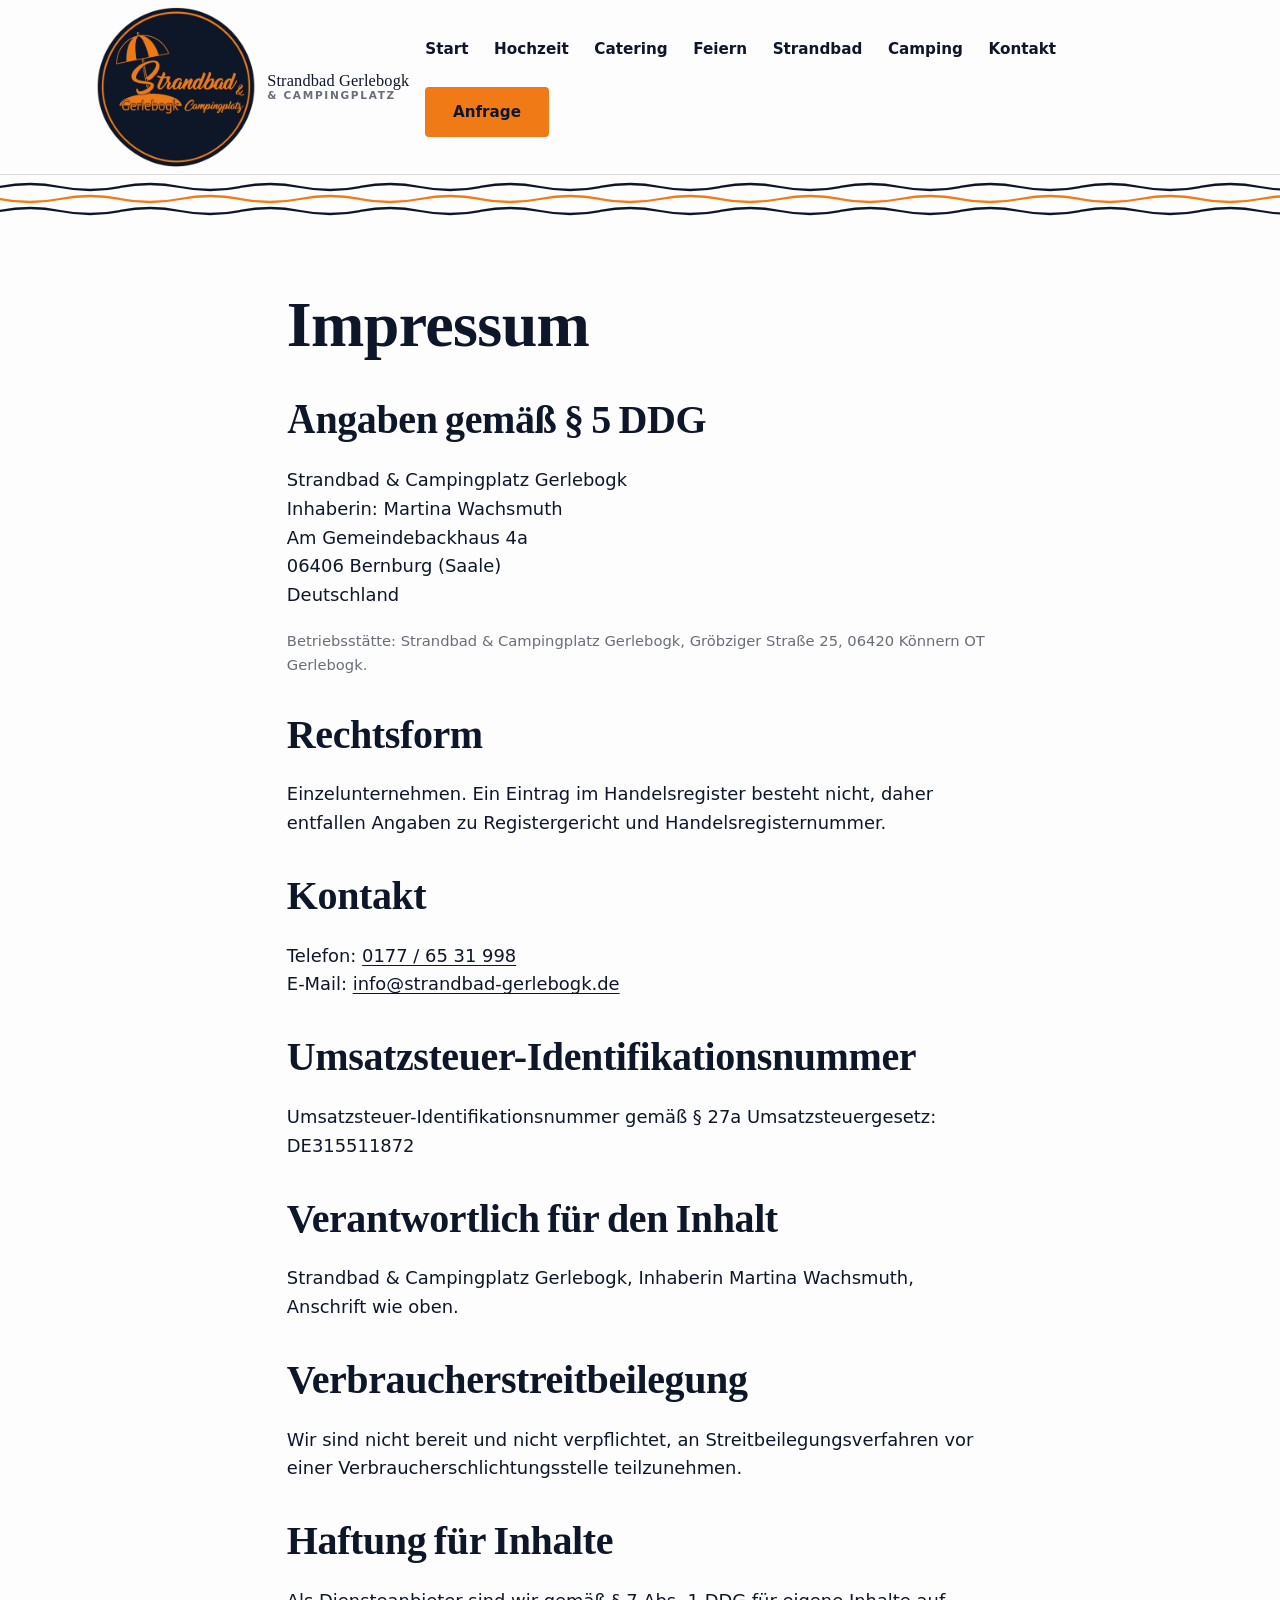
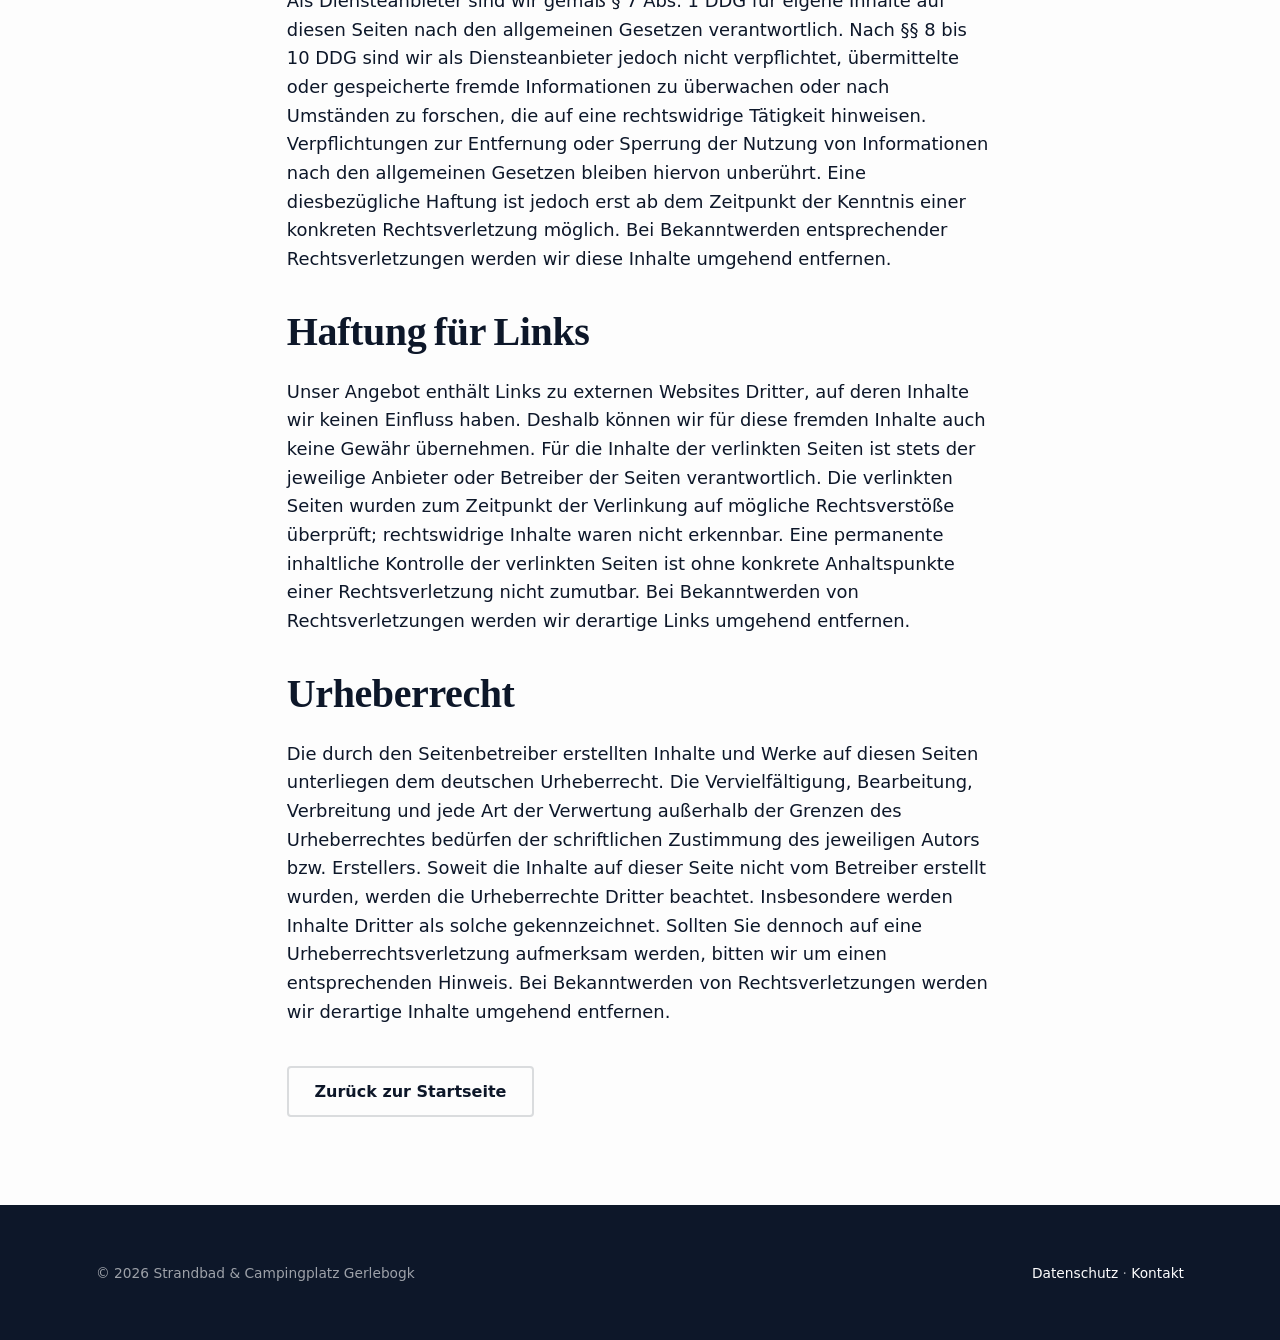
<file: impressum/index.html>
<!DOCTYPE html>
<html lang="de">
<head>
<meta charset="utf-8">
<meta name="viewport" content="width=device-width, initial-scale=1">

<title>Impressum – Strandbad Gerlebogk</title>
<meta name="description" content="Impressum des Strandbads & Campingplatzes Gerlebogk, Inhaberin Martina Wachsmuth.">
<link rel="canonical" href="https://strandbad-gerlebogk.de/impressum/">
<meta name="robots" content="noindex, follow">

<link rel="icon" href="/assets/img/favicon-32.png" sizes="32x32" type="image/png">
<link rel="apple-touch-icon" href="/assets/img/favicon-180.png">
<meta name="theme-color" content="#fdfdfd">

<link rel="preload" href="/assets/fonts/fraunces-600.woff2" as="font" type="font/woff2" crossorigin>
<link rel="stylesheet" href="/assets/css/main.css">
</head>
<body>

<a class="skip-link" href="#inhalt">Zum Inhalt springen</a>

<header class="kopf">
  <div class="wrap kopf__inner">
    <a class="marke" href="/">
      <picture>
        <source type="image/webp" srcset="/assets/img/logo-384.webp">
        <img src="/assets/img/logo-384.png" width="160" height="160"
             alt="Logo Strandbad & Campingplatz Gerlebogk: Sonnenschirm über dem Schriftzug">
      </picture>
      <span class="marke__name">Strandbad Gerlebogk
        <span class="marke__zusatz">& Campingplatz</span>
      </span>
    </a>
    <nav class="nav" aria-label="Hauptnavigation">
      <a href="/">Start</a>
      <a href="/hochzeit/">Hochzeit</a>
      <a href="/catering/">Catering</a>
      <a href="/feiern/">Feiern</a>
      <a href="/strandbad/">Strandbad</a>
      <a href="/camping/">Camping</a>
      <a href="/kontakt/">Kontakt</a>
      <a class="btn btn--anfrage" href="/kontakt/">Anfrage</a>
    </nav>
  </div>
</header>

<div class="wellen wellen--kopf" role="presentation"></div>

<main id="inhalt">
  <section class="section">
    <div class="wrap prosa">
      <h1>Impressum</h1>

      <h2>Angaben gemäß § 5 DDG</h2>
      <p>
        Strandbad &amp; Campingplatz Gerlebogk<br>
        Inhaberin: Martina Wachsmuth<br>
        Am Gemeindebackhaus 4a<br>
        06406 Bernburg (Saale)<br>
        Deutschland
      </p>
      <p class="leise klein">
        Betriebsstätte: Strandbad &amp; Campingplatz Gerlebogk, Gröbziger Straße 25,
        06420 Könnern OT Gerlebogk.
      </p>

      <h2>Rechtsform</h2>
      <p>
        Einzelunternehmen. Ein Eintrag im Handelsregister besteht nicht, daher entfallen
        Angaben zu Registergericht und Handelsregisternummer.
      </p>

      <h2>Kontakt</h2>
      <p>
        Telefon: <a href="tel:+491776531998">0177 / 65 31 998</a><br>
        E-Mail: <a href="mailto:info@strandbad-gerlebogk.de">info@strandbad-gerlebogk.de</a>
      </p>

      <h2>Umsatzsteuer-Identifikationsnummer</h2>
      <p>
        Umsatzsteuer-Identifikationsnummer gemäß § 27a Umsatzsteuergesetz:<br>
        DE315511872
      </p>

      <h2>Verantwortlich für den Inhalt</h2>
      <p>
        Strandbad &amp; Campingplatz Gerlebogk, Inhaberin Martina Wachsmuth, Anschrift wie oben.
      </p>

      <h2>Verbraucherstreitbeilegung</h2>
      <p>
        Wir sind nicht bereit und nicht verpflichtet, an Streitbeilegungsverfahren vor einer
        Verbraucherschlichtungsstelle teilzunehmen.
      </p>

      <h2>Haftung für Inhalte</h2>
      <p>
        Als Diensteanbieter sind wir gemäß § 7 Abs. 1 DDG für eigene Inhalte auf diesen Seiten
        nach den allgemeinen Gesetzen verantwortlich. Nach §§ 8 bis 10 DDG sind wir als
        Diensteanbieter jedoch nicht verpflichtet, übermittelte oder gespeicherte fremde
        Informationen zu überwachen oder nach Umständen zu forschen, die auf eine rechtswidrige
        Tätigkeit hinweisen. Verpflichtungen zur Entfernung oder Sperrung der Nutzung von
        Informationen nach den allgemeinen Gesetzen bleiben hiervon unberührt. Eine diesbezügliche
        Haftung ist jedoch erst ab dem Zeitpunkt der Kenntnis einer konkreten Rechtsverletzung
        möglich. Bei Bekanntwerden entsprechender Rechtsverletzungen werden wir diese Inhalte
        umgehend entfernen.
      </p>

      <h2>Haftung für Links</h2>
      <p>
        Unser Angebot enthält Links zu externen Websites Dritter, auf deren Inhalte wir keinen
        Einfluss haben. Deshalb können wir für diese fremden Inhalte auch keine Gewähr übernehmen.
        Für die Inhalte der verlinkten Seiten ist stets der jeweilige Anbieter oder Betreiber der
        Seiten verantwortlich. Die verlinkten Seiten wurden zum Zeitpunkt der Verlinkung auf
        mögliche Rechtsverstöße überprüft; rechtswidrige Inhalte waren nicht erkennbar. Eine
        permanente inhaltliche Kontrolle der verlinkten Seiten ist ohne konkrete Anhaltspunkte
        einer Rechtsverletzung nicht zumutbar. Bei Bekanntwerden von Rechtsverletzungen werden
        wir derartige Links umgehend entfernen.
      </p>

      <h2>Urheberrecht</h2>
      <p>
        Die durch den Seitenbetreiber erstellten Inhalte und Werke auf diesen Seiten unterliegen
        dem deutschen Urheberrecht. Die Vervielfältigung, Bearbeitung, Verbreitung und jede Art
        der Verwertung außerhalb der Grenzen des Urheberrechtes bedürfen der schriftlichen
        Zustimmung des jeweiligen Autors bzw. Erstellers. Soweit die Inhalte auf dieser Seite
        nicht vom Betreiber erstellt wurden, werden die Urheberrechte Dritter beachtet.
        Insbesondere werden Inhalte Dritter als solche gekennzeichnet. Sollten Sie dennoch auf
        eine Urheberrechtsverletzung aufmerksam werden, bitten wir um einen entsprechenden
        Hinweis. Bei Bekanntwerden von Rechtsverletzungen werden wir derartige Inhalte umgehend
        entfernen.
      </p>

      <p class="mt-xl">
        <a class="btn btn--leise" href="/">Zurück zur Startseite</a>
      </p>
    </div>
  </section>
</main>

<footer class="fuss">
  <div class="wrap">
    <p class="fuss__unten fuss__unten--schlicht">
      <span>© 2026 Strandbad &amp; Campingplatz Gerlebogk</span>
      <span><a href="/datenschutz/">Datenschutz</a> · <a href="/kontakt/">Kontakt</a></span>
    </p>
  </div>
</footer>

</body>
</html>
</file>
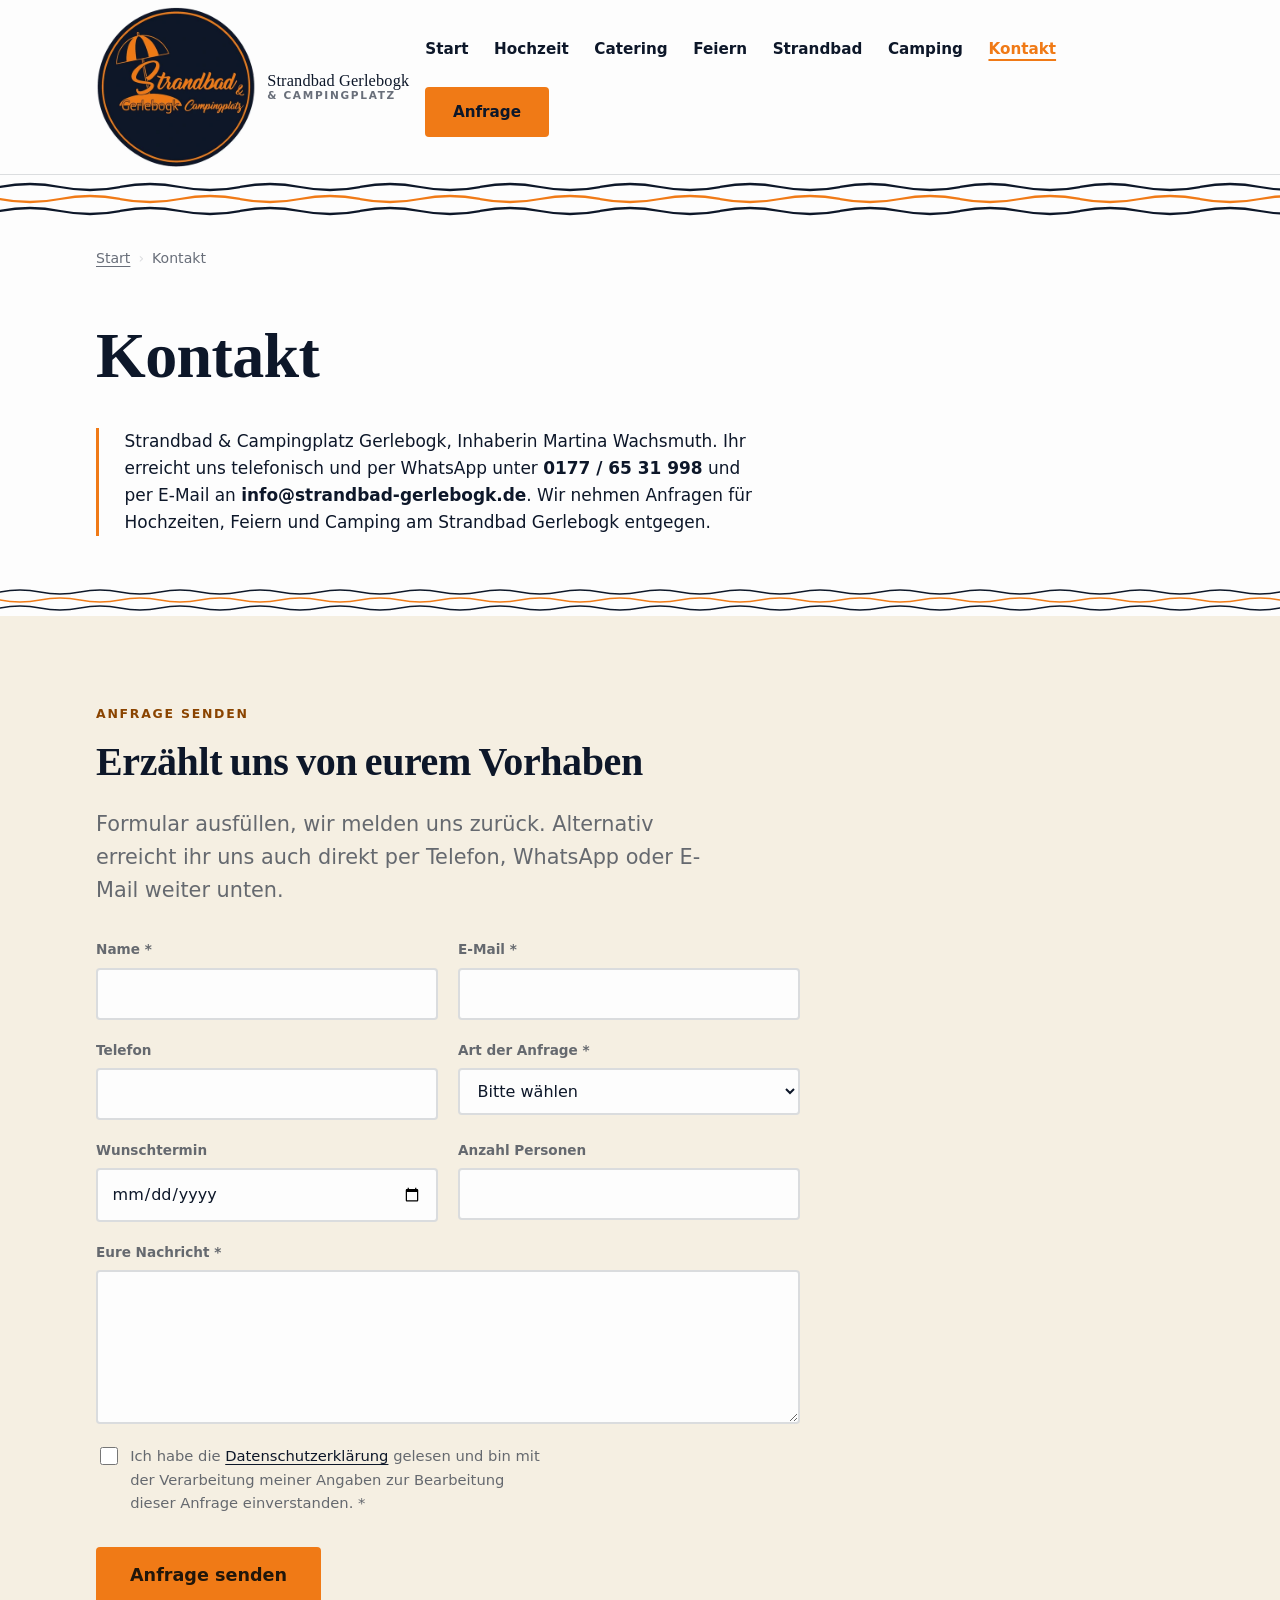
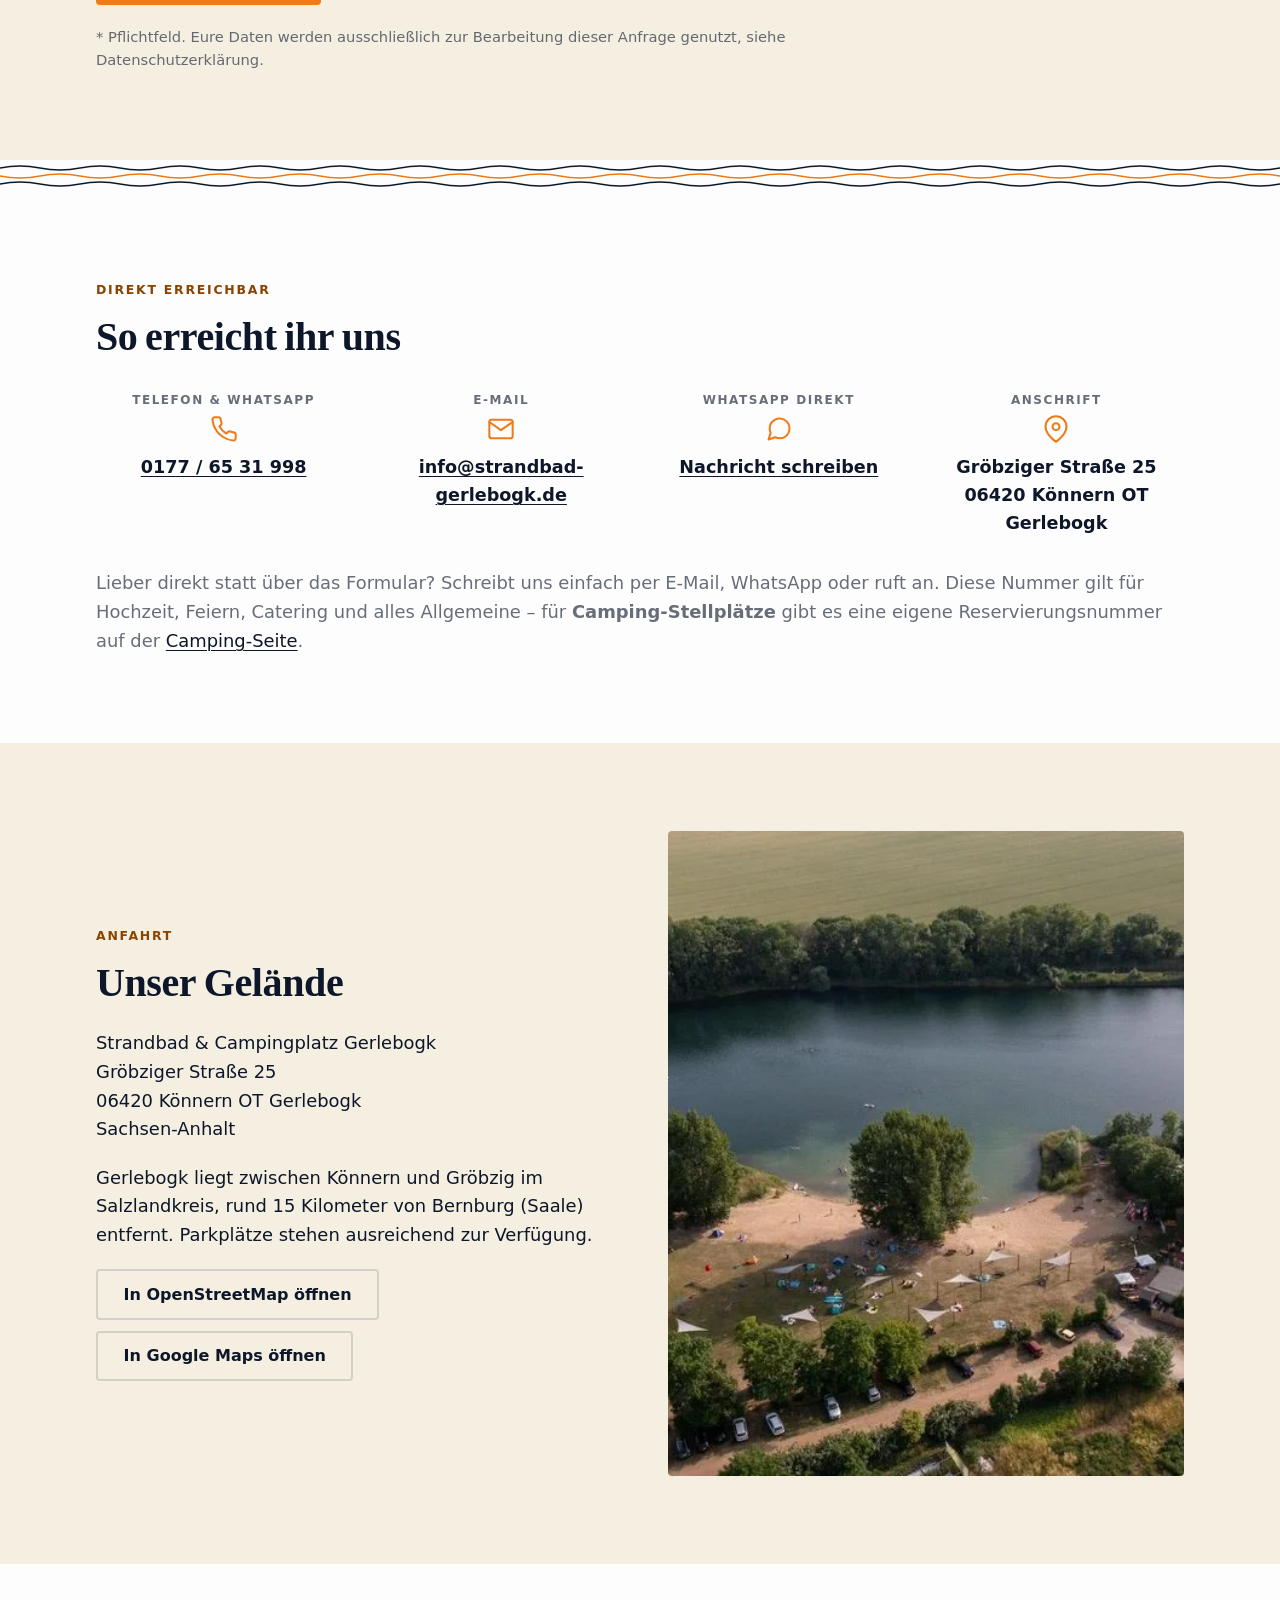
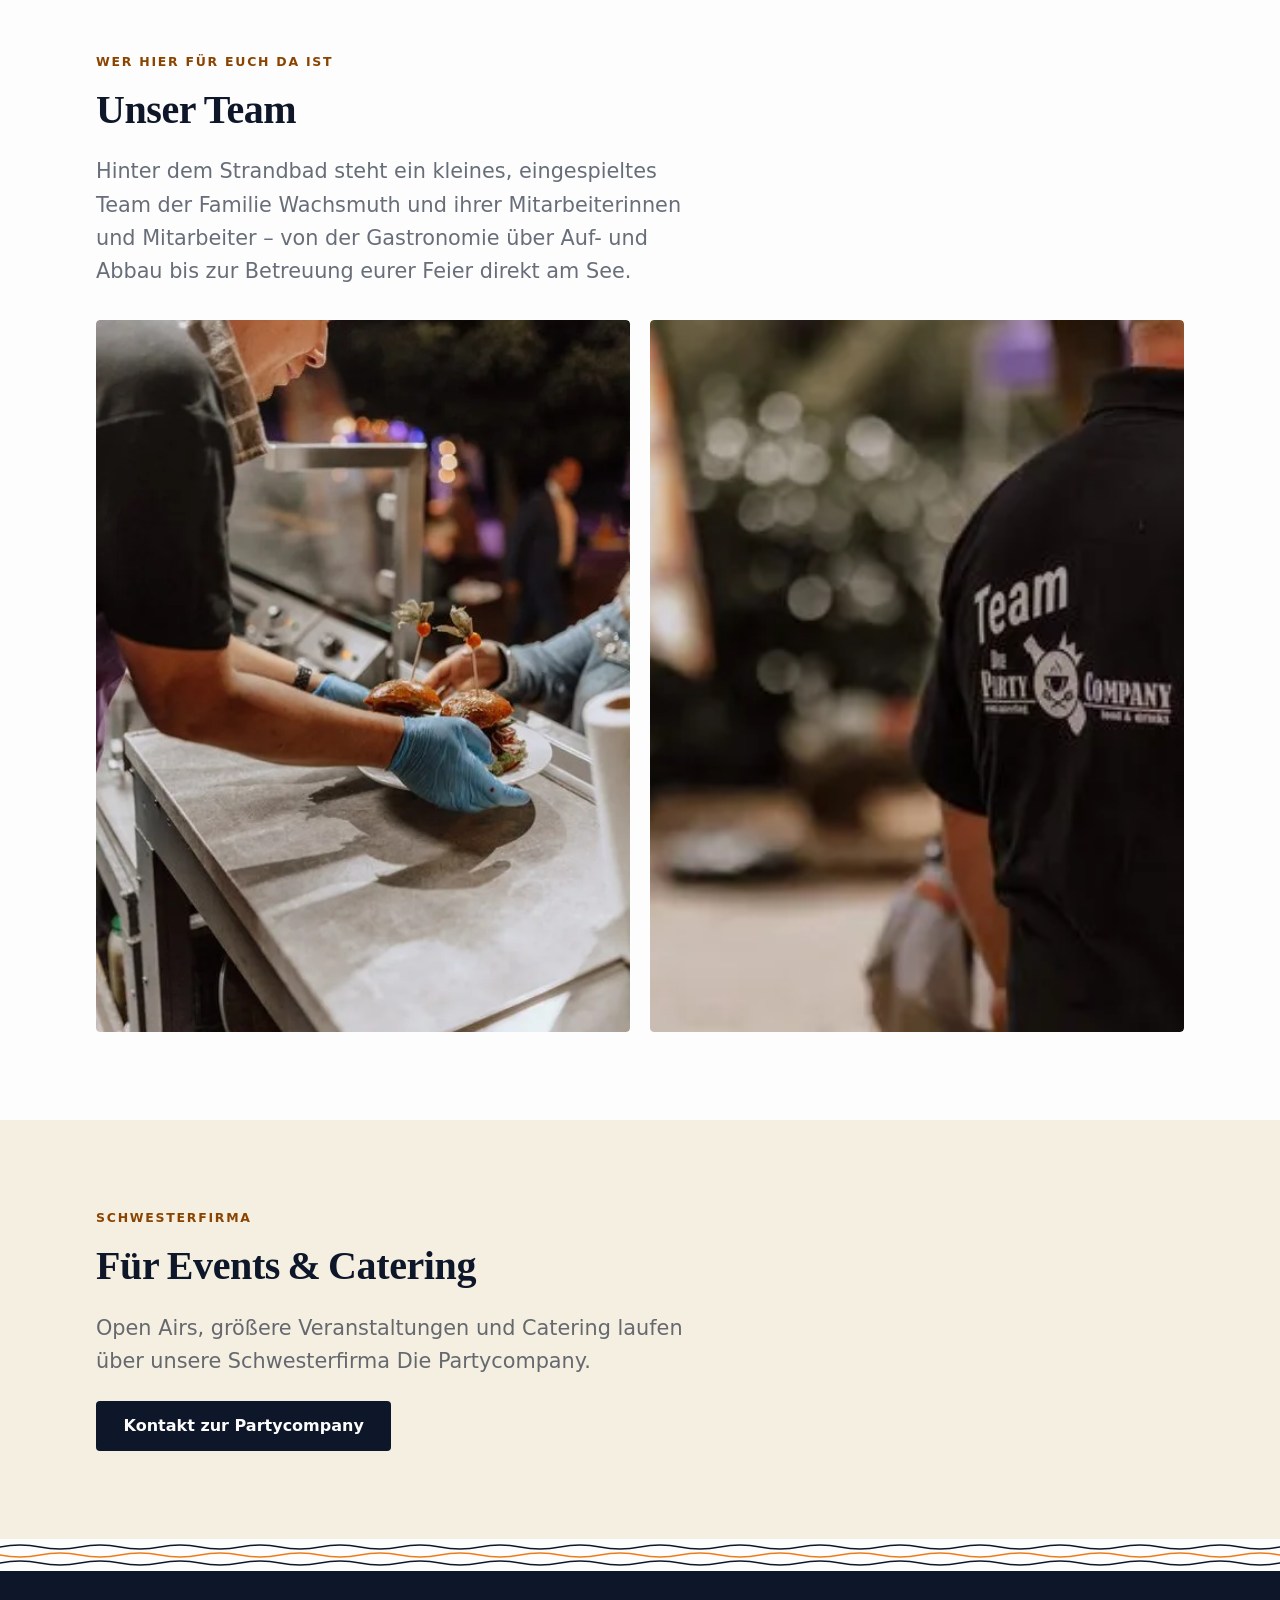
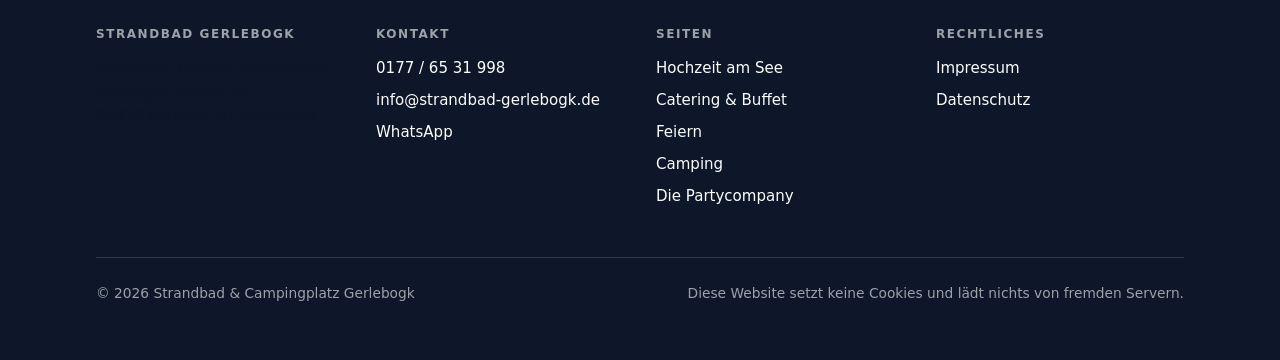
<file: kontakt/index.html>
<!DOCTYPE html>
<html lang="de">
<head>
<meta charset="utf-8">
<meta name="viewport" content="width=device-width, initial-scale=1">

<title>Kontakt – Strandbad Gerlebogk</title>
<meta name="description" content="Strandbad & Campingplatz Gerlebogk, Gröbziger Straße 25, 06420 Könnern. Telefon und WhatsApp 0177 / 65 31 998, info@strandbad-gerlebogk.de.">
<link rel="canonical" href="https://strandbad-gerlebogk.de/kontakt/">

<meta property="og:type" content="website">
<meta property="og:site_name" content="Strandbad & Campingplatz Gerlebogk">
<meta property="og:locale" content="de_DE">
<meta property="og:url" content="https://strandbad-gerlebogk.de/kontakt/">
<meta property="og:title" content="Kontakt – Strandbad Gerlebogk">
<meta property="og:description" content="Telefon und WhatsApp 0177 / 65 31 998, info@strandbad-gerlebogk.de, Gröbziger Straße 25, 06420 Könnern.">
<meta property="og:image" content="https://strandbad-gerlebogk.de/assets/img/og-default.jpg">
<meta property="og:image:width" content="1200">
<meta property="og:image:height" content="630">
<meta name="twitter:card" content="summary_large_image">

<link rel="icon" href="/assets/img/favicon-32.png" sizes="32x32" type="image/png">
<link rel="apple-touch-icon" href="/assets/img/favicon-180.png">
<meta name="theme-color" content="#fdfdfd">

<link rel="preload" href="/assets/fonts/fraunces-600.woff2" as="font" type="font/woff2" crossorigin>
<link rel="stylesheet" href="/assets/css/main.css">

<script type="application/ld+json">
{
  "@context": "https://schema.org",
  "@graph": [
    {
      "@type": "BreadcrumbList",
      "itemListElement": [
        { "@type": "ListItem", "position": 1, "name": "Start", "item": "https://strandbad-gerlebogk.de/" },
        { "@type": "ListItem", "position": 2, "name": "Kontakt", "item": "https://strandbad-gerlebogk.de/kontakt/" }
      ]
    },
    {
      "@type": "ContactPage",
      "url": "https://strandbad-gerlebogk.de/kontakt/",
      "mainEntity": { "@id": "https://strandbad-gerlebogk.de/#betrieb" }
    }
  ]
}
</script>
</head>
<body>

<a class="skip-link" href="#inhalt">Zum Inhalt springen</a>

<header class="kopf">
  <div class="wrap kopf__inner">
    <a class="marke" href="/">
      <picture>
        <source type="image/webp" srcset="/assets/img/logo-384.webp">
        <img src="/assets/img/logo-384.png" width="160" height="160"
             alt="Logo Strandbad & Campingplatz Gerlebogk: Sonnenschirm über dem Schriftzug">
      </picture>
      <span class="marke__name">Strandbad Gerlebogk
        <span class="marke__zusatz">& Campingplatz</span>
      </span>
    </a>
    <nav class="nav" aria-label="Hauptnavigation">
      <a href="/">Start</a>
      <a href="/hochzeit/">Hochzeit</a>
      <a href="/catering/">Catering</a>
      <a href="/feiern/">Feiern</a>
      <a href="/strandbad/">Strandbad</a>
      <a href="/camping/">Camping</a>
      <a href="/kontakt/" aria-current="page">Kontakt</a>
      <a class="btn btn--anfrage" href="/kontakt/">Anfrage</a>
    </nav>
  </div>
</header>

<div class="wellen wellen--kopf" role="presentation"></div>

<main id="inhalt">

  <nav class="brotkrumen wrap krumen-abstand" aria-label="Brotkrumennavigation">
    <ol>
      <li><a href="/">Start</a></li>
      <li>Kontakt</li>
    </ol>
  </nav>

  <section class="section section--schmal">
    <div class="wrap">
      <h1>Kontakt</h1>
      <p class="fakten">
        Strandbad &amp; Campingplatz Gerlebogk, Inhaberin Martina Wachsmuth. Ihr erreicht uns
        telefonisch und per WhatsApp unter <strong>0177 / 65 31 998</strong> und per E-Mail an
        <strong>info@strandbad-gerlebogk.de</strong>. Wir nehmen Anfragen für Hochzeiten, Feiern und
        Camping am Strandbad Gerlebogk entgegen.
      </p>
    </div>
  </section>

  <div class="wellen" role="presentation"></div>

  <section class="section section--sand" aria-labelledby="formular-titel">
    <div class="wrap">
      <p class="eyebrow">Anfrage senden</p>
      <h2 id="formular-titel">Erzählt uns von eurem Vorhaben</h2>
      <p class="lede">Formular ausfüllen, wir melden uns zurück. Alternativ erreicht ihr uns auch direkt per Telefon, WhatsApp oder E-Mail weiter unten.</p>

      <form class="formular mt-l" action="/api/anfrage" method="post">
        <div class="formular__grid">
          <div class="feld">
            <label for="f-name">Name *</label>
            <input type="text" id="f-name" name="name" autocomplete="name" required>
          </div>
          <div class="feld">
            <label for="f-email">E-Mail *</label>
            <input type="email" id="f-email" name="email" autocomplete="email" required>
          </div>
          <div class="feld">
            <label for="f-telefon">Telefon</label>
            <input type="tel" id="f-telefon" name="telefon" autocomplete="tel">
          </div>
          <div class="feld">
            <label for="f-anlass">Art der Anfrage *</label>
            <select id="f-anlass" name="anlass" required>
              <option value="" selected disabled>Bitte wählen</option>
              <option value="hochzeit">Hochzeit</option>
              <option value="catering">Catering &amp; Buffet</option>
              <option value="feiern">Feiern (Geburtstag, Firmen, Schulklasse)</option>
              <option value="camping">Camping</option>
              <option value="sonstiges">Sonstiges</option>
            </select>
          </div>
          <div class="feld">
            <label for="f-termin">Wunschtermin</label>
            <input type="date" id="f-termin" name="termin">
          </div>
          <div class="feld">
            <label for="f-personen">Anzahl Personen</label>
            <input type="number" id="f-personen" name="personen" min="1" max="2000" inputmode="numeric">
          </div>
        </div>

        <div class="feld feld--breit">
          <label for="f-nachricht">Eure Nachricht *</label>
          <textarea id="f-nachricht" name="nachricht" rows="5" required></textarea>
        </div>

        <div class="feld--hp" aria-hidden="true">
          <label for="f-website">Website</label>
          <input type="text" id="f-website" name="website" tabindex="-1" autocomplete="off">
        </div>

        <label class="feld__checkbox">
          <input type="checkbox" name="datenschutz" required>
          <span>Ich habe die <a href="/datenschutz/">Datenschutzerklärung</a> gelesen und bin mit der Verarbeitung meiner Angaben zur Bearbeitung dieser Anfrage einverstanden. *</span>
        </label>

        <p class="mt-l">
          <button class="btn btn--anfrage btn--gross" type="submit">Anfrage senden</button>
        </p>
        <p class="leise klein mt-s">* Pflichtfeld. Eure Daten werden ausschließlich zur Bearbeitung dieser Anfrage genutzt, siehe Datenschutzerklärung.</p>
      </form>
    </div>
  </section>

  <div class="wellen" role="presentation"></div>

  <section class="section" aria-labelledby="daten-titel">
    <div class="wrap">
      <p class="eyebrow">Direkt erreichbar</p>
      <h2 id="daten-titel">So erreicht ihr uns</h2>
      <dl class="kontaktliste kontaktliste--icons mt-l">
        <div>
          <dt>Telefon &amp; WhatsApp</dt>
          <dd><a class="mit-icon" href="tel:+491776531998">
            <svg width="26" height="26" viewBox="0 0 24 24" fill="none" stroke="currentColor" stroke-width="1.75" stroke-linecap="round" stroke-linejoin="round" aria-hidden="true"><path d="M22 16.92v3a2 2 0 0 1-2.18 2 19.79 19.79 0 0 1-8.63-3.07 19.5 19.5 0 0 1-6-6 19.79 19.79 0 0 1-3.07-8.67A2 2 0 0 1 4.11 2h3a2 2 0 0 1 2 1.72c.13.96.36 1.9.7 2.81a2 2 0 0 1-.45 2.11L8.09 9.91a16 16 0 0 0 6 6l1.27-1.27a2 2 0 0 1 2.11-.45c.91.34 1.85.57 2.81.7A2 2 0 0 1 22 16.92z"/></svg>
            <span>0177 / 65 31 998</span>
          </a></dd>
        </div>
        <div>
          <dt>E-Mail</dt>
          <dd><a class="mit-icon" href="mailto:info@strandbad-gerlebogk.de">
            <svg width="26" height="26" viewBox="0 0 24 24" fill="none" stroke="currentColor" stroke-width="1.75" stroke-linecap="round" stroke-linejoin="round" aria-hidden="true"><path d="M4 4h16c1.1 0 2 .9 2 2v12c0 1.1-.9 2-2 2H4c-1.1 0-2-.9-2-2V6c0-1.1.9-2 2-2z"/><polyline points="22 6 12 13 2 6"/></svg>
            <span>info@strandbad-gerlebogk.de</span>
          </a></dd>
        </div>
        <div>
          <dt>WhatsApp direkt</dt>
          <dd><a class="mit-icon" href="https://wa.me/491776531998" rel="noopener">
            <svg width="26" height="26" viewBox="0 0 24 24" fill="none" stroke="currentColor" stroke-width="1.75" stroke-linecap="round" stroke-linejoin="round" aria-hidden="true"><path d="M21 11.5a8.38 8.38 0 0 1-.9 3.8 8.5 8.5 0 0 1-7.6 4.7 8.38 8.38 0 0 1-3.8-.9L3 21l1.9-5.7a8.38 8.38 0 0 1-.9-3.8 8.5 8.5 0 0 1 4.7-7.6 8.38 8.38 0 0 1 3.8-.9h.5a8.48 8.48 0 0 1 8 8v.5z"/></svg>
            <span>Nachricht schreiben</span>
          </a></dd>
        </div>
        <div>
          <dt>Anschrift</dt>
          <dd class="mit-icon">
            <svg width="26" height="26" viewBox="0 0 24 24" fill="none" stroke="currentColor" stroke-width="1.75" stroke-linecap="round" stroke-linejoin="round" aria-hidden="true"><path d="M21 10c0 7-9 13-9 13s-9-6-9-13a9 9 0 0 1 18 0z"/><circle cx="12" cy="10" r="3"/></svg>
            <span>Gröbziger Straße 25<br>06420 Könnern OT Gerlebogk</span>
          </dd>
        </div>
      </dl>
      <p class="mt-l leise">
        Lieber direkt statt über das Formular? Schreibt uns einfach per E-Mail, WhatsApp
        oder ruft an. Diese Nummer gilt für Hochzeit, Feiern, Catering und alles Allgemeine –
        für <strong>Camping-Stellplätze</strong> gibt es eine eigene Reservierungsnummer auf
        der <a href="/camping/">Camping-Seite</a>.
      </p>
    </div>
  </section>

  <section class="section section--sand" aria-labelledby="anfahrt-titel">
    <div class="wrap duo">
      <div>
        <p class="eyebrow">Anfahrt</p>
        <h2 id="anfahrt-titel">Unser Gelände</h2>
        <p>
          Strandbad &amp; Campingplatz Gerlebogk<br>
          Gröbziger Straße 25<br>
          06420 Könnern OT Gerlebogk<br>
          Sachsen-Anhalt
        </p>
        <p>Gerlebogk liegt zwischen Könnern und Gröbzig im Salzlandkreis, rund 15 Kilometer von Bernburg (Saale) entfernt. Parkplätze stehen ausreichend zur Verfügung.</p>
        <p class="knopfreihe">
          <a class="btn btn--leise" href="https://www.openstreetmap.org/search?query=Gr%C3%B6bziger%20Stra%C3%9Fe%2025%2C%2006420%20K%C3%B6nnern" rel="noopener">In OpenStreetMap öffnen</a>
          <a class="btn btn--leise" href="https://www.google.com/maps/search/?api=1&amp;query=Gr%C3%B6bziger+Stra%C3%9Fe+25%2C+06420+K%C3%B6nnern" rel="noopener">In Google Maps öffnen</a>
        </p>
      </div>
      <div class="duo__media bild--hoch">
        <picture>
          <source type="image/webp"
                  srcset="/assets/img/luftaufnahme-strandbad-480.webp 480w, /assets/img/luftaufnahme-strandbad-800.webp 800w"
                  sizes="(max-width: 56rem) 100vw, 45vw">
          <img src="/assets/img/luftaufnahme-strandbad-800.jpg"
               srcset="/assets/img/luftaufnahme-strandbad-480.jpg 480w, /assets/img/luftaufnahme-strandbad-800.jpg 800w"
               sizes="(max-width: 56rem) 100vw, 45vw"
               width="1600" height="1066" loading="lazy" decoding="async"
               alt="Luftaufnahme des Strandbads Gerlebogk mit Campingplatz, Sandstrand und See">
        </picture>
      </div>
    </div>
  </section>

  <section class="section" aria-labelledby="team-titel">
    <div class="wrap">
      <p class="eyebrow">Wer hier für euch da ist</p>
      <h2 id="team-titel">Unser Team</h2>
      <p class="lede">Hinter dem Strandbad steht ein kleines, eingespieltes Team der Familie Wachsmuth und ihrer Mitarbeiterinnen und Mitarbeiter – von der Gastronomie über Auf- und Abbau bis zur Betreuung eurer Feier direkt am See.</p>
      <div class="bildstrecke mt-l">
        <div>
          <picture>
            <source type="image/webp" srcset="/assets/img/team-grillen-480.webp 480w, /assets/img/team-grillen-800.webp 800w" sizes="(max-width: 48rem) 50vw, 25vw">
            <img src="/assets/img/team-grillen-480.jpg" srcset="/assets/img/team-grillen-480.jpg 480w, /assets/img/team-grillen-800.jpg 800w" sizes="(max-width: 48rem) 50vw, 25vw" width="1600" height="2400" loading="lazy" decoding="async" alt="Team-Mitglied grillt und richtet Fingerfood für eine Feier im Strandbad Gerlebogk an">
          </picture>
        </div>
        <div>
          <picture>
            <source type="image/webp" srcset="/assets/img/team-shirt-480.webp 480w, /assets/img/team-shirt-800.webp 800w" sizes="(max-width: 48rem) 50vw, 25vw">
            <img src="/assets/img/team-shirt-480.jpg" srcset="/assets/img/team-shirt-480.jpg 480w, /assets/img/team-shirt-800.jpg 800w" sizes="(max-width: 48rem) 50vw, 25vw" width="1600" height="1067" loading="lazy" decoding="async" alt="Team-Mitglied im Team-Poloshirt der Partycompany bei einer Veranstaltung im Strandbad Gerlebogk">
          </picture>
        </div>
      </div>
    </div>
  </section>

  <section class="section section--sand" aria-labelledby="party-titel">
    <div class="wrap">
      <p class="eyebrow">Schwesterfirma</p>
      <h2 id="party-titel">Für Events &amp; Catering</h2>
      <p class="lede">Open Airs, größere Veranstaltungen und Catering laufen über unsere Schwesterfirma Die Partycompany.</p>
      <p><a class="btn btn--party" href="https://party-company.de/kontakt/" rel="noopener">Kontakt zur Partycompany</a></p>
    </div>
  </section>

</main>

<div class="wellen" role="presentation"></div>

<footer class="fuss">
  <div class="wrap">
    <div class="fuss__grid">
      <div>
        <h2>Strandbad Gerlebogk</h2>
        <p class="leise">
          Inhaberin: Martina Wachsmuth<br>
          Gröbziger Straße 25<br>
          06420 Könnern OT Gerlebogk
        </p>
      </div>
      <div>
        <h2>Kontakt</h2>
        <ul>
          <li><a href="tel:+491776531998">0177 / 65 31 998</a></li>
          <li><a href="mailto:info@strandbad-gerlebogk.de">info@strandbad-gerlebogk.de</a></li>
          <li><a href="https://wa.me/491776531998" rel="noopener">WhatsApp</a></li>
        </ul>
      </div>
      <div>
        <h2>Seiten</h2>
        <ul>
          <li><a href="/hochzeit/">Hochzeit am See</a></li>
          <li><a href="/catering/">Catering &amp; Buffet</a></li>
          <li><a href="/feiern/">Feiern</a></li>
          <li><a href="/camping/">Camping</a></li>
          <li><a href="https://party-company.de/" rel="noopener">Die Partycompany</a></li>
        </ul>
      </div>
      <div>
        <h2>Rechtliches</h2>
        <ul>
          <li><a href="/impressum/">Impressum</a></li>
          <li><a href="/datenschutz/">Datenschutz</a></li>
        </ul>
      </div>
    </div>
    <p class="fuss__unten">
      <span>© 2026 Strandbad &amp; Campingplatz Gerlebogk</span>
      <span>Diese Website setzt keine Cookies und lädt nichts von fremden Servern.</span>
    </p>
  </div>
</footer>

</body>
</html>
</file>
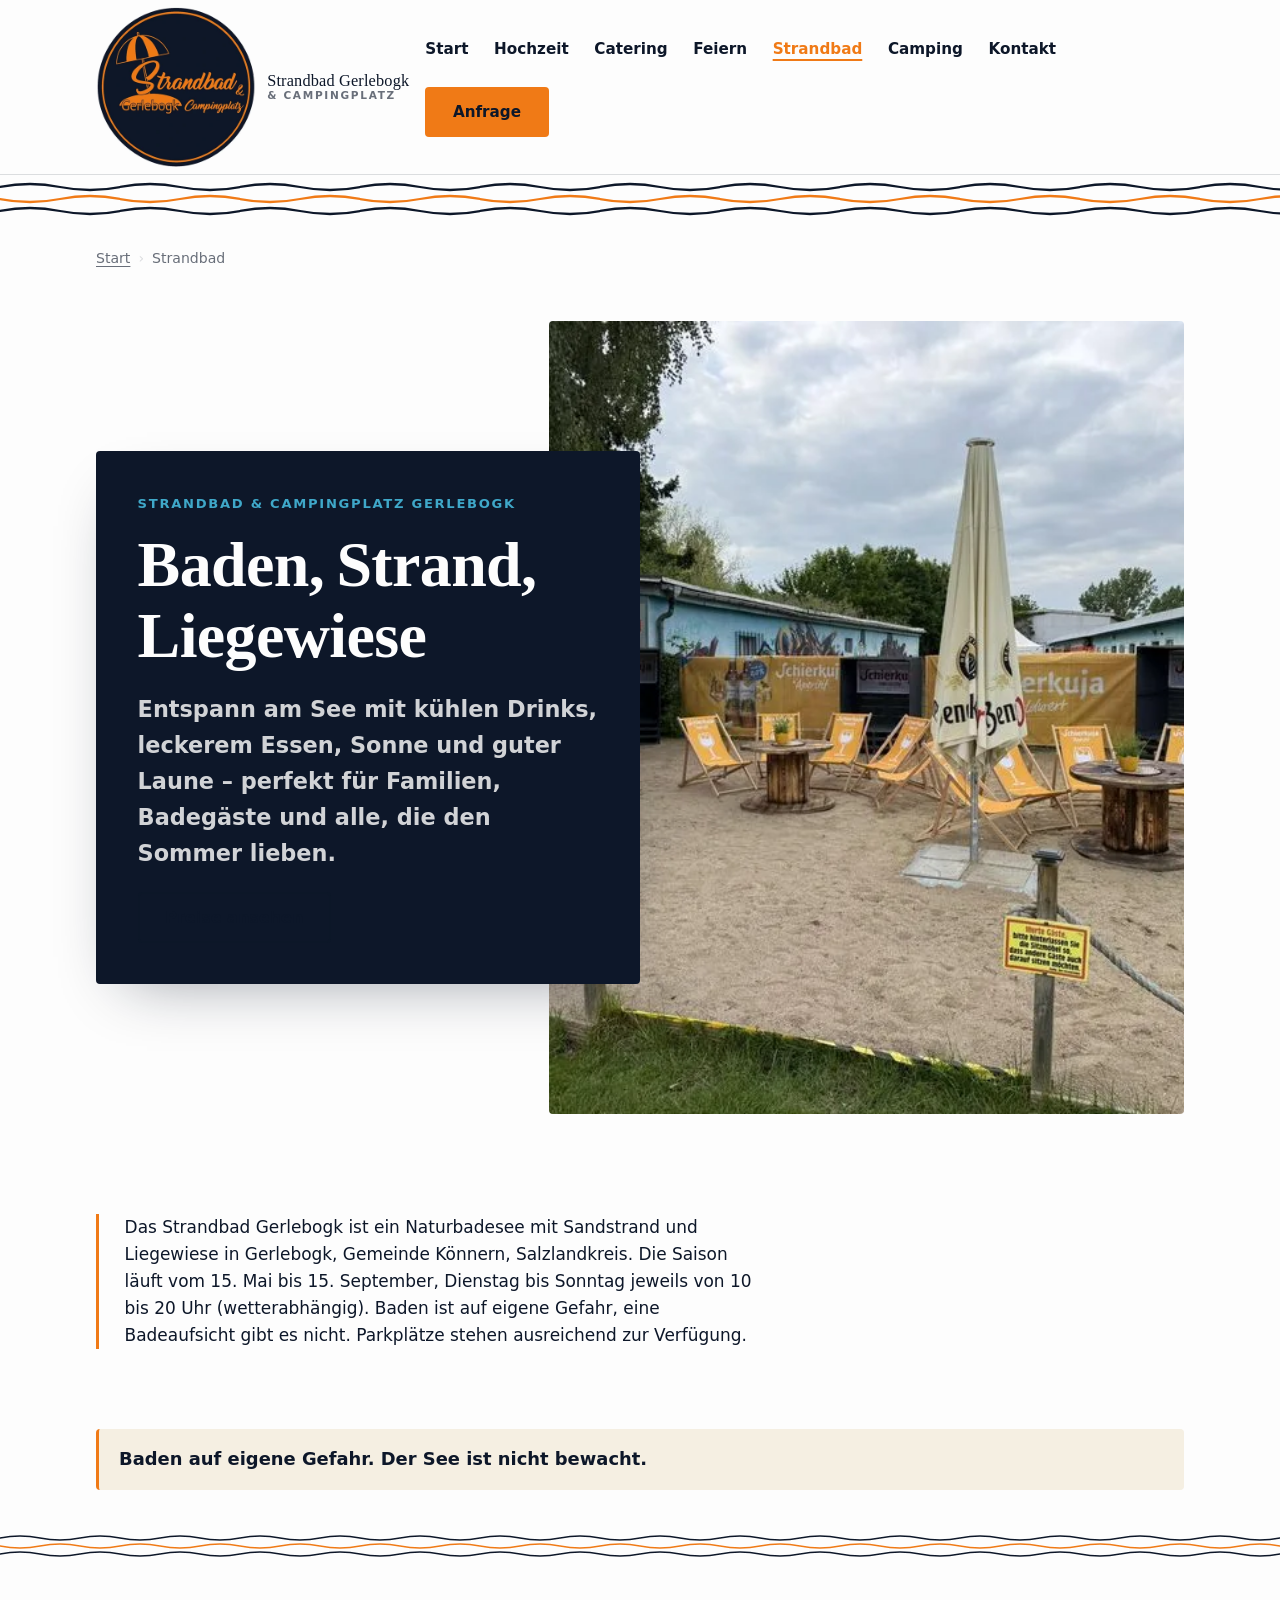
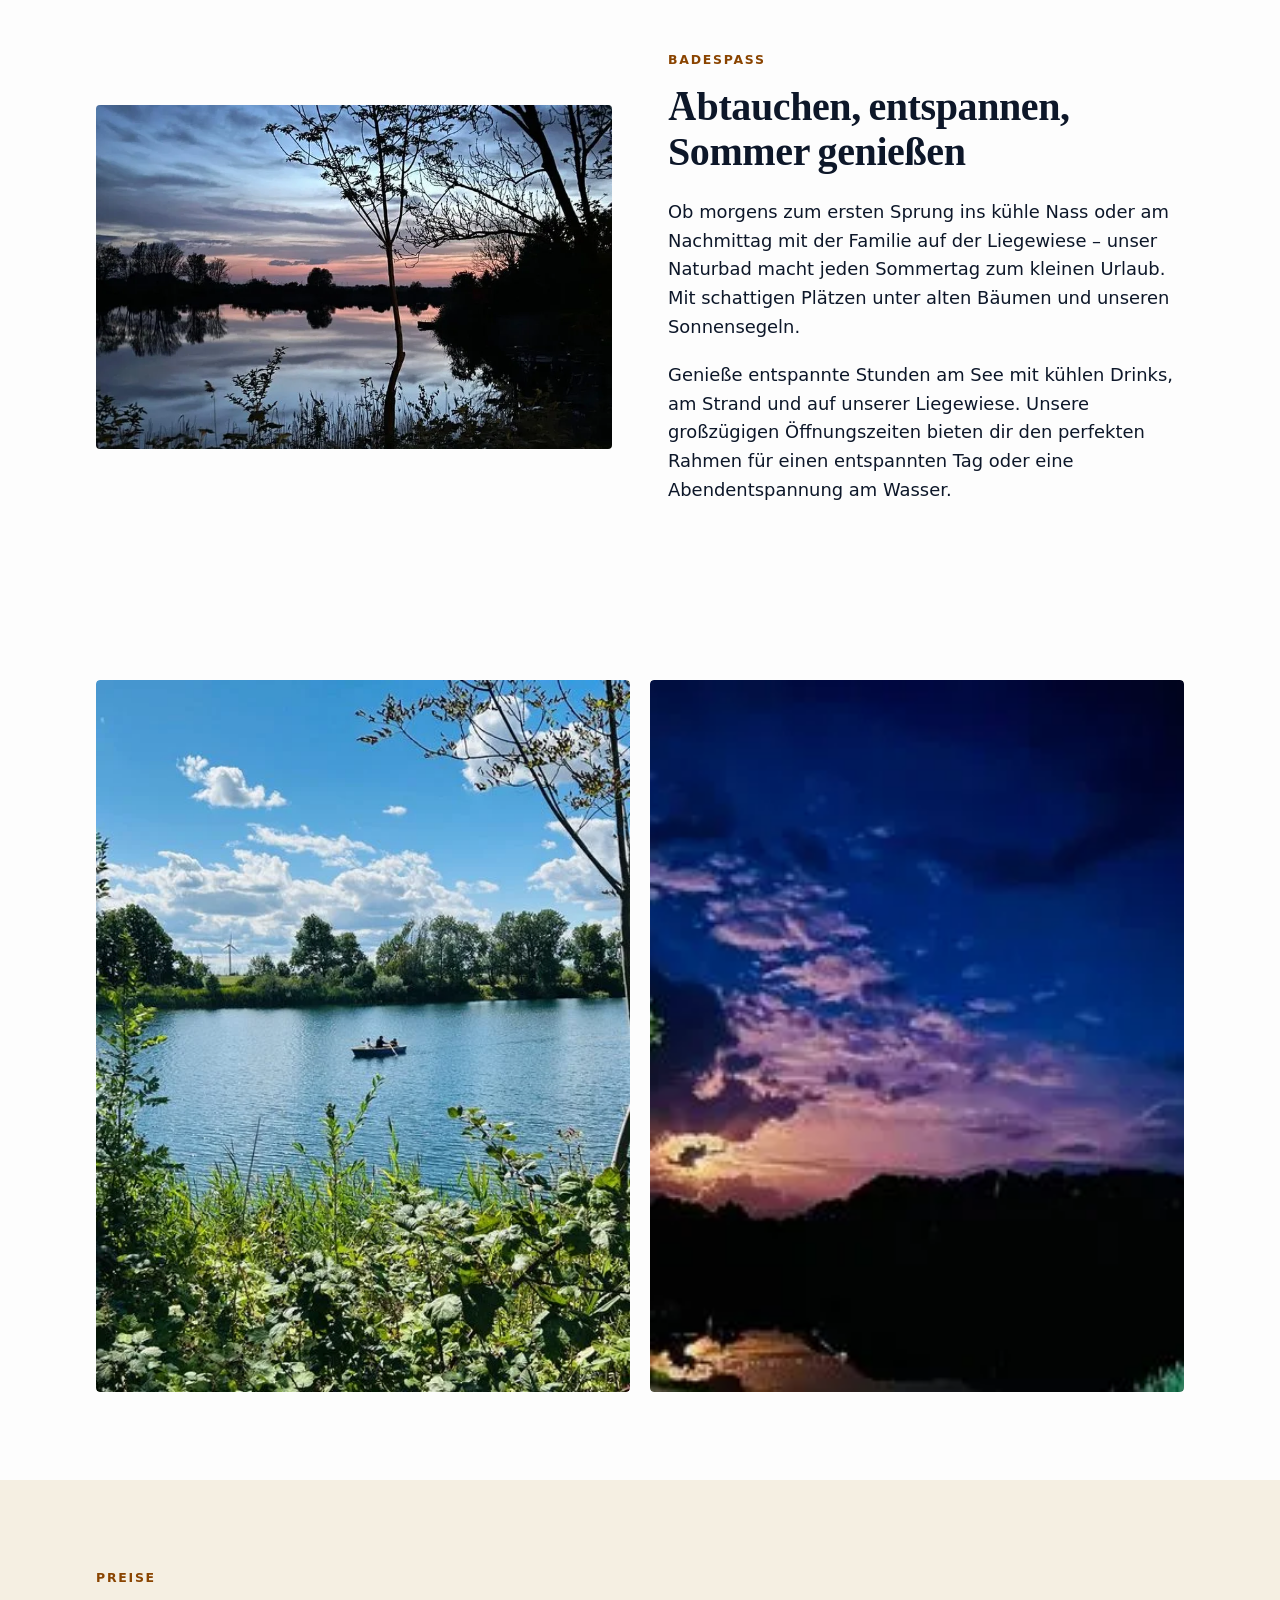
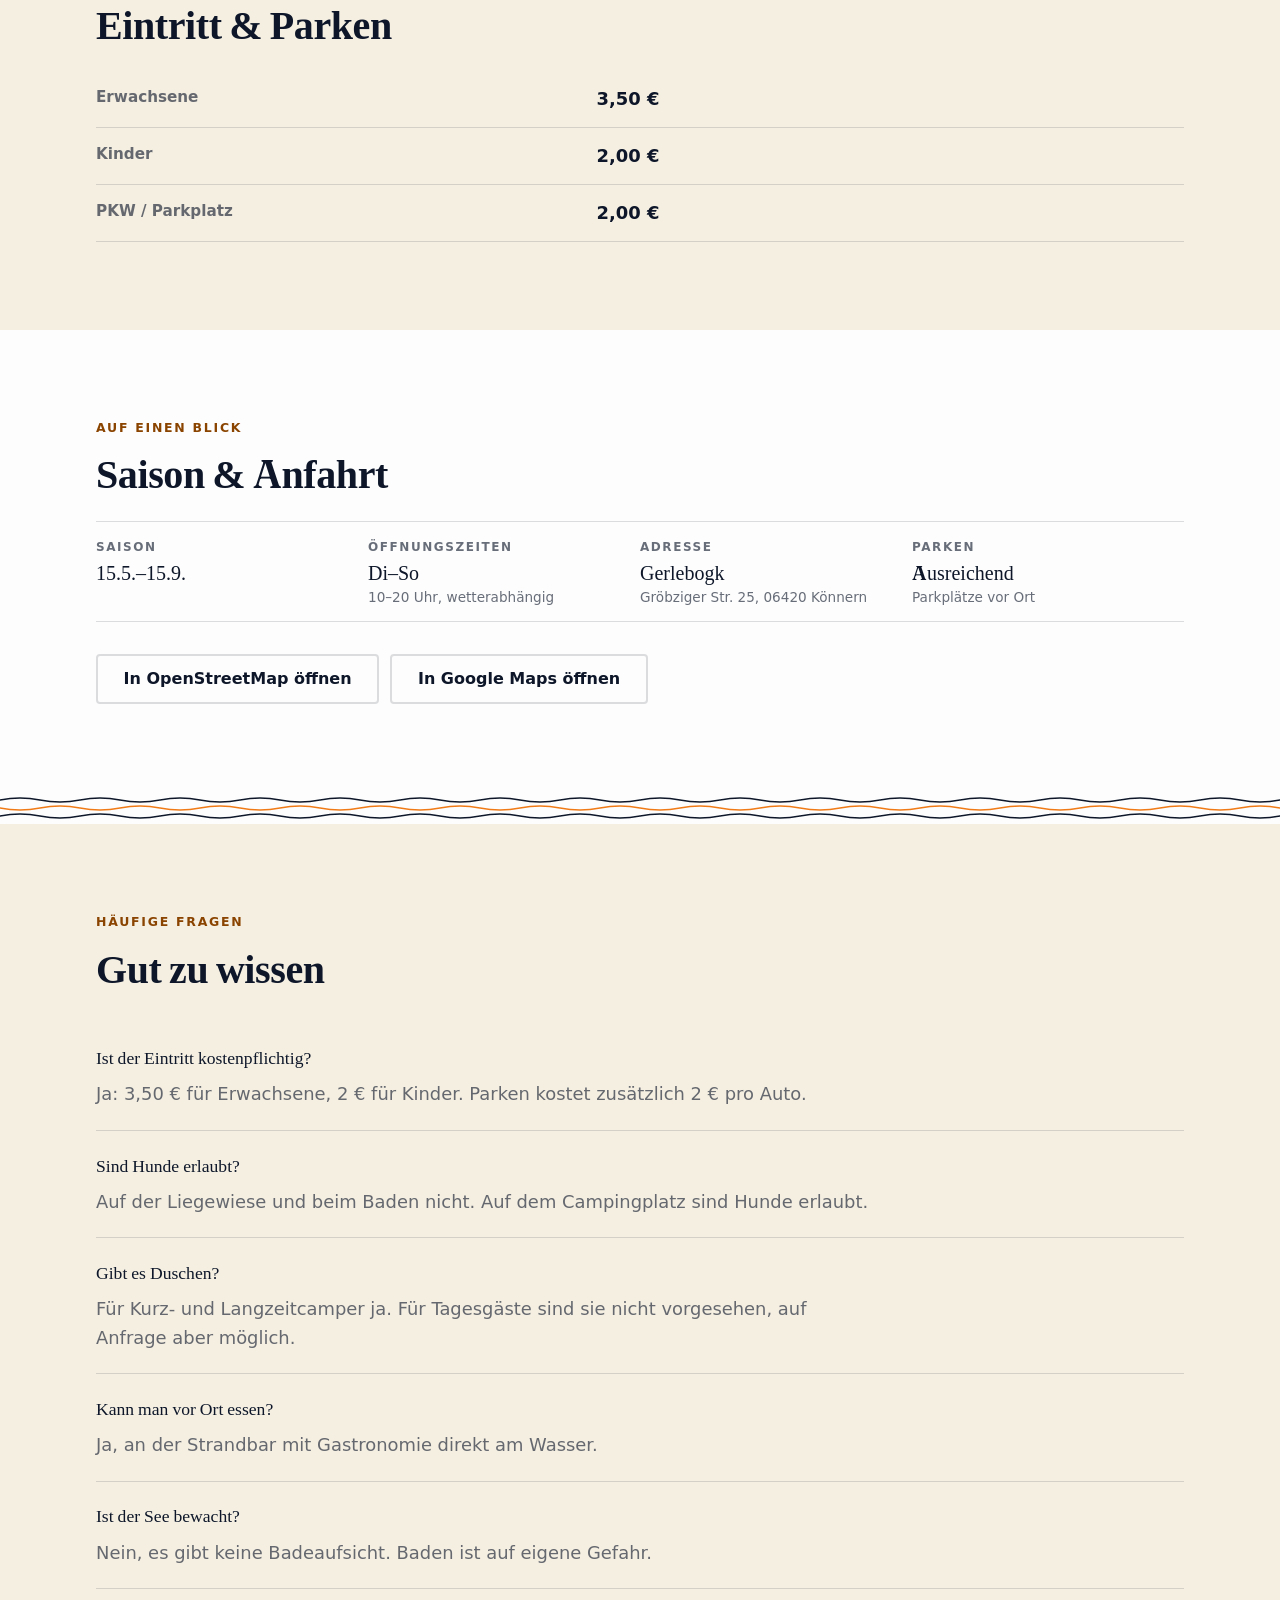
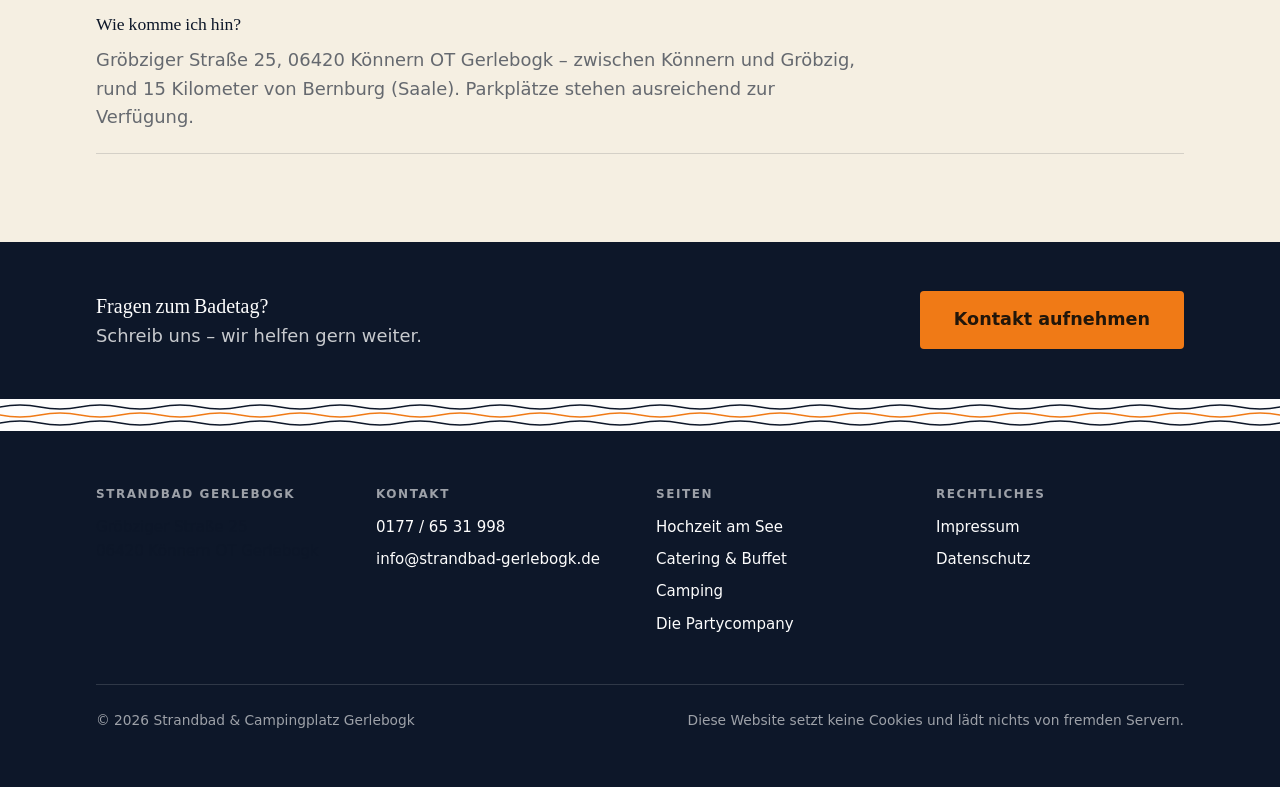
<file: strandbad/index.html>
<!DOCTYPE html>
<html lang="de">
<head>
<meta charset="utf-8">
<meta name="viewport" content="width=device-width, initial-scale=1">

<title>Strandbad Gerlebogk – Baden am Badesee Könnern</title>
<meta name="description" content="Öffnungszeiten, Preise, Anfahrt und Baderegeln für den Badesee im Strandbad Gerlebogk bei Könnern, Salzlandkreis. Baden auf eigene Gefahr.">
<link rel="canonical" href="https://strandbad-gerlebogk.de/strandbad/">

<meta property="og:type" content="website">
<meta property="og:site_name" content="Strandbad & Campingplatz Gerlebogk">
<meta property="og:locale" content="de_DE">
<meta property="og:url" content="https://strandbad-gerlebogk.de/strandbad/">
<meta property="og:title" content="Strandbad Gerlebogk – Baden am Badesee Könnern">
<meta property="og:description" content="Sandstrand, Liegewiese und Strandbar direkt am Wasser – Öffnungszeiten, Preise und Baderegeln im Überblick.">
<meta property="og:image" content="https://strandbad-gerlebogk.de/assets/img/og-default.jpg">
<meta property="og:image:width" content="1200">
<meta property="og:image:height" content="630">
<meta property="og:image:alt" content="Liegestühle und Sonnenschirme am Sandstrand des Strandbads Gerlebogk">
<meta name="twitter:card" content="summary_large_image">

<link rel="icon" href="/assets/img/favicon-32.png" sizes="32x32" type="image/png">
<link rel="apple-touch-icon" href="/assets/img/favicon-180.png">
<meta name="theme-color" content="#fdfdfd">

<link rel="preload" href="/assets/fonts/fraunces-600.woff2" as="font" type="font/woff2" crossorigin>
<link rel="preload" as="image" href="/assets/img/strandbar-liegestuehle-800.webp" type="image/webp"
      imagesrcset="/assets/img/strandbar-liegestuehle-480.webp 480w, /assets/img/strandbar-liegestuehle-800.webp 800w, /assets/img/strandbar-liegestuehle-1600.webp 1600w"
      imagesizes="(max-width: 56rem) 100vw, 50vw" fetchpriority="high">
<link rel="stylesheet" href="/assets/css/main.css">

<script type="application/ld+json">
{
  "@context": "https://schema.org",
  "@graph": [
    {
      "@type": "BreadcrumbList",
      "itemListElement": [
        { "@type": "ListItem", "position": 1, "name": "Start", "item": "https://strandbad-gerlebogk.de/" },
        { "@type": "ListItem", "position": 2, "name": "Strandbad", "item": "https://strandbad-gerlebogk.de/strandbad/" }
      ]
    },
    {
      "@type": "FAQPage",
      "mainEntity": [
        {
          "@type": "Question",
          "name": "Wie komme ich zum Strandbad Gerlebogk?",
          "acceptedAnswer": {
            "@type": "Answer",
            "text": "Das Strandbad liegt Gröbziger Straße 25, 06420 Könnern OT Gerlebogk, zwischen Könnern und Gröbzig im Salzlandkreis, rund 15 Kilometer von Bernburg (Saale) entfernt. Parkplätze stehen ausreichend zur Verfügung."
          }
        },
        {
          "@type": "Question",
          "name": "Ist der See bewacht?",
          "acceptedAnswer": {
            "@type": "Answer",
            "text": "Nein, es gibt keine Badeaufsicht. Baden ist auf eigene Gefahr."
          }
        }
      ]
    }
  ]
}
</script>
</head>
<body>

<a class="skip-link" href="#inhalt">Zum Inhalt springen</a>

<header class="kopf">
  <div class="wrap kopf__inner">
    <a class="marke" href="/">
      <picture>
        <source type="image/webp" srcset="/assets/img/logo-384.webp">
        <img src="/assets/img/logo-384.png" width="160" height="160"
             alt="Logo Strandbad & Campingplatz Gerlebogk: Sonnenschirm über dem Schriftzug">
      </picture>
      <span class="marke__name">Strandbad Gerlebogk
        <span class="marke__zusatz">& Campingplatz</span>
      </span>
    </a>
    <nav class="nav" aria-label="Hauptnavigation">
      <a href="/">Start</a>
      <a href="/hochzeit/">Hochzeit</a>
      <a href="/catering/">Catering</a>
      <a href="/feiern/">Feiern</a>
      <a href="/strandbad/" aria-current="page">Strandbad</a>
      <a href="/camping/">Camping</a>
      <a href="/kontakt/">Kontakt</a>
      <a class="btn btn--anfrage" href="/kontakt/">Anfrage</a>
    </nav>
  </div>
</header>

<div class="wellen wellen--kopf" role="presentation"></div>

<main id="inhalt">

  <nav class="brotkrumen wrap krumen-abstand" aria-label="Brotkrumennavigation">
    <ol>
      <li><a href="/">Start</a></li>
      <li>Strandbad</li>
    </ol>
  </nav>

  <section class="hero">
    <div class="wrap hero__grid">
      <div class="hero__media">
        <picture>
          <source type="image/webp"
                  srcset="/assets/img/strandbar-liegestuehle-480.webp 480w, /assets/img/strandbar-liegestuehle-800.webp 800w, /assets/img/strandbar-liegestuehle-1600.webp 1600w"
                  sizes="(max-width: 56rem) 100vw, 50vw">
          <img src="/assets/img/strandbar-liegestuehle-800.jpg"
               srcset="/assets/img/strandbar-liegestuehle-480.jpg 480w, /assets/img/strandbar-liegestuehle-800.jpg 800w, /assets/img/strandbar-liegestuehle-1600.jpg 1600w"
               sizes="(max-width: 56rem) 100vw, 50vw"
               width="1600" height="1200" fetchpriority="high" decoding="async"
               alt="Sandfläche mit Liegestühlen, Sonnenschirmen und Kabeltrommel-Tischen im Strandbad Gerlebogk">
        </picture>
      </div>

      <div class="hero__panel">
        <p class="hero__kicker">Strandbad &amp; Campingplatz Gerlebogk</p>
        <h1 class="hero__titel">Baden, Strand, Liegewiese</h1>
        <p class="hero__unter">Entspann am See mit kühlen Drinks, leckerem Essen, Sonne und guter Laune – perfekt für Familien, Badegäste und alle, die den Sommer lieben.</p>
        <p class="hero__aktion">
          <a class="btn btn--leise" href="#preise">Preise ansehen</a>
        </p>
      </div>
    </div>
  </section>

  <section class="section section--schmal">
    <div class="wrap">
      <div class="fakten">
        <p>
          Das Strandbad Gerlebogk ist ein Naturbadesee mit Sandstrand und Liegewiese in Gerlebogk,
          Gemeinde Könnern, Salzlandkreis. Die Saison läuft vom 15. Mai bis 15. September,
          Dienstag bis Sonntag jeweils von 10 bis 20 Uhr (wetterabhängig).
          Baden ist auf eigene Gefahr, eine Badeaufsicht gibt es nicht. Parkplätze stehen ausreichend zur Verfügung.
        </p>
      </div>
    </div>
  </section>

  <p class="hinweis wrap mt-l">Baden auf eigene Gefahr. Der See ist nicht bewacht.</p>

  <div class="wellen mt-xl" role="presentation"></div>

  <section class="section" aria-labelledby="badespass-titel">
    <div class="wrap duo duo--medialinks">
      <div class="duo__media bild--breit">
        <picture>
          <source type="image/webp" srcset="/assets/img/see-blaue-stunde-480.webp 480w, /assets/img/see-blaue-stunde-800.webp 800w" sizes="(max-width: 56rem) 100vw, 45vw">
          <img src="/assets/img/see-blaue-stunde-800.jpg" srcset="/assets/img/see-blaue-stunde-480.jpg 480w, /assets/img/see-blaue-stunde-800.jpg 800w" sizes="(max-width: 56rem) 100vw, 45vw" width="1200" height="1600" loading="lazy" decoding="async" alt="Der See in der blauen Stunde mit Baumsilhouette am Ufer">
        </picture>
      </div>
      <div>
        <p class="eyebrow">Badespaß</p>
        <h2 id="badespass-titel">Abtauchen, entspannen, Sommer genießen</h2>
        <p>Ob morgens zum ersten Sprung ins kühle Nass oder am Nachmittag mit der Familie auf der Liegewiese – unser Naturbad macht jeden Sommertag zum kleinen Urlaub. Mit schattigen Plätzen unter alten Bäumen und unseren Sonnensegeln.</p>
        <p>Genieße entspannte Stunden am See mit kühlen Drinks, am Strand und auf unserer Liegewiese. Unsere großzügigen Öffnungszeiten bieten dir den perfekten Rahmen für einen entspannten Tag oder eine Abendentspannung am Wasser.</p>
      </div>
    </div>
  </section>

  <section class="section" aria-labelledby="impressionen-titel">
    <div class="wrap">
      <h2 id="impressionen-titel" class="visually-hidden">Impressionen vom Strandbad Gerlebogk</h2>
      <div class="bildstrecke">
        <div>
          <picture>
            <source type="image/webp" srcset="/assets/img/ruderboot-tag-480.webp 480w, /assets/img/ruderboot-tag-800.webp 800w" sizes="(max-width: 48rem) 50vw, 33vw">
            <img src="/assets/img/ruderboot-tag-480.jpg" srcset="/assets/img/ruderboot-tag-480.jpg 480w, /assets/img/ruderboot-tag-800.jpg 800w" sizes="(max-width: 48rem) 50vw, 33vw" width="1600" height="2133" loading="lazy" decoding="async" alt="Ruderboot auf dem See bei Tag, umrahmt von Ufergrün">
          </picture>
        </div>
        <div>
          <picture>
            <source type="image/webp" srcset="/assets/img/abenddaemmerung-baum-480.webp 480w, /assets/img/abenddaemmerung-baum-800.webp 800w" sizes="(max-width: 48rem) 50vw, 33vw">
            <img src="/assets/img/abenddaemmerung-baum-480.jpg" srcset="/assets/img/abenddaemmerung-baum-480.jpg 480w, /assets/img/abenddaemmerung-baum-800.jpg 800w" sizes="(max-width: 48rem) 50vw, 33vw" width="1599" height="842" loading="lazy" decoding="async" alt="Abenddämmerung am See mit Baumsilhouette in Lila und Orange">
          </picture>
        </div>
      </div>
    </div>
  </section>

  <section class="section section--sand" id="preise" aria-labelledby="preise-titel">
    <div class="wrap">
      <p class="eyebrow">Preise</p>
      <h2 id="preise-titel">Eintritt &amp; Parken</h2>
      <div class="tabelle-scroll">
        <table class="datentabelle">
          <tbody>
            <tr><th scope="row">Erwachsene</th><td>3,50 €</td></tr>
            <tr><th scope="row">Kinder</th><td>2,00 €</td></tr>
            <tr><th scope="row">PKW / Parkplatz</th><td>2,00 €</td></tr>
          </tbody>
        </table>
      </div>
    </div>
  </section>

  <section class="section" aria-labelledby="eckdaten-titel">
    <div class="wrap">
      <p class="eyebrow">Auf einen Blick</p>
      <h2 id="eckdaten-titel">Saison &amp; Anfahrt</h2>
      <dl class="eckdaten">
        <div>
          <dt>Saison</dt>
          <dd>15.5.–15.9.</dd>
        </div>
        <div>
          <dt>Öffnungszeiten</dt>
          <dd>Di–So<small>10–20 Uhr, wetterabhängig</small></dd>
        </div>
        <div>
          <dt>Adresse</dt>
          <dd>Gerlebogk<small>Gröbziger Str. 25, 06420 Könnern</small></dd>
        </div>
        <div>
          <dt>Parken</dt>
          <dd>Ausreichend<small>Parkplätze vor Ort</small></dd>
        </div>
      </dl>
      <p class="knopfreihe mt-l">
        <a class="btn btn--leise" href="https://www.openstreetmap.org/search?query=Gr%C3%B6bziger%20Stra%C3%9Fe%2025%2C%2006420%20K%C3%B6nnern" rel="noopener">In OpenStreetMap öffnen</a>
        <a class="btn btn--leise" href="https://www.google.com/maps/search/?api=1&amp;query=Gr%C3%B6bziger+Stra%C3%9Fe+25%2C+06420+K%C3%B6nnern" rel="noopener">In Google Maps öffnen</a>
      </p>
    </div>
  </section>

  <div class="wellen" role="presentation"></div>

  <section class="section section--sand" aria-labelledby="faq-titel">
    <div class="wrap">
      <p class="eyebrow">Häufige Fragen</p>
      <h2 id="faq-titel">Gut zu wissen</h2>
      <dl class="faq mt-l">
        <div>
          <dt>Ist der Eintritt kostenpflichtig?</dt>
          <dd>Ja: 3,50 € für Erwachsene, 2 € für Kinder. Parken kostet zusätzlich 2 € pro Auto.</dd>
        </div>
        <div>
          <dt>Sind Hunde erlaubt?</dt>
          <dd>Auf der Liegewiese und beim Baden nicht. Auf dem Campingplatz sind Hunde erlaubt.</dd>
        </div>
        <div>
          <dt>Gibt es Duschen?</dt>
          <dd>Für Kurz- und Langzeitcamper ja. Für Tagesgäste sind sie nicht vorgesehen, auf Anfrage aber möglich.</dd>
        </div>
        <div>
          <dt>Kann man vor Ort essen?</dt>
          <dd>Ja, an der Strandbar mit Gastronomie direkt am Wasser.</dd>
        </div>
        <div>
          <dt>Ist der See bewacht?</dt>
          <dd>Nein, es gibt keine Badeaufsicht. Baden ist auf eigene Gefahr.</dd>
        </div>
        <div>
          <dt>Wie komme ich hin?</dt>
          <dd>Gröbziger Straße 25, 06420 Könnern OT Gerlebogk – zwischen Könnern und Gröbzig, rund 15 Kilometer von Bernburg (Saale). Parkplätze stehen ausreichend zur Verfügung.</dd>
        </div>
      </dl>
    </div>
  </section>

  <section class="anfrageband">
    <div class="wrap anfrageband__inner">
      <p>
        <strong>Fragen zum Badetag?</strong>
        Schreib uns – wir helfen gern weiter.
      </p>
      <a class="btn btn--anfrage btn--gross" href="/kontakt/">Kontakt aufnehmen</a>
    </div>
  </section>

</main>

<div class="wellen" role="presentation"></div>

<footer class="fuss">
  <div class="wrap">
    <div class="fuss__grid">
      <div>
        <h2>Strandbad Gerlebogk</h2>
        <p class="leise">
          Gröbziger Straße 25<br>
          06420 Könnern OT Gerlebogk
        </p>
      </div>
      <div>
        <h2>Kontakt</h2>
        <ul>
          <li><a href="tel:+491776531998">0177 / 65 31 998</a></li>
          <li><a href="mailto:info@strandbad-gerlebogk.de">info@strandbad-gerlebogk.de</a></li>
        </ul>
      </div>
      <div>
        <h2>Seiten</h2>
        <ul>
          <li><a href="/hochzeit/">Hochzeit am See</a></li>
          <li><a href="/catering/">Catering &amp; Buffet</a></li>
          <li><a href="/camping/">Camping</a></li>
          <li><a href="https://party-company.de/" rel="noopener">Die Partycompany</a></li>
        </ul>
      </div>
      <div>
        <h2>Rechtliches</h2>
        <ul>
          <li><a href="/impressum/">Impressum</a></li>
          <li><a href="/datenschutz/">Datenschutz</a></li>
        </ul>
      </div>
    </div>
    <p class="fuss__unten">
      <span>© 2026 Strandbad &amp; Campingplatz Gerlebogk</span>
      <span>Diese Website setzt keine Cookies und lädt nichts von fremden Servern.</span>
    </p>
  </div>
</footer>

</body>
</html>
</file>
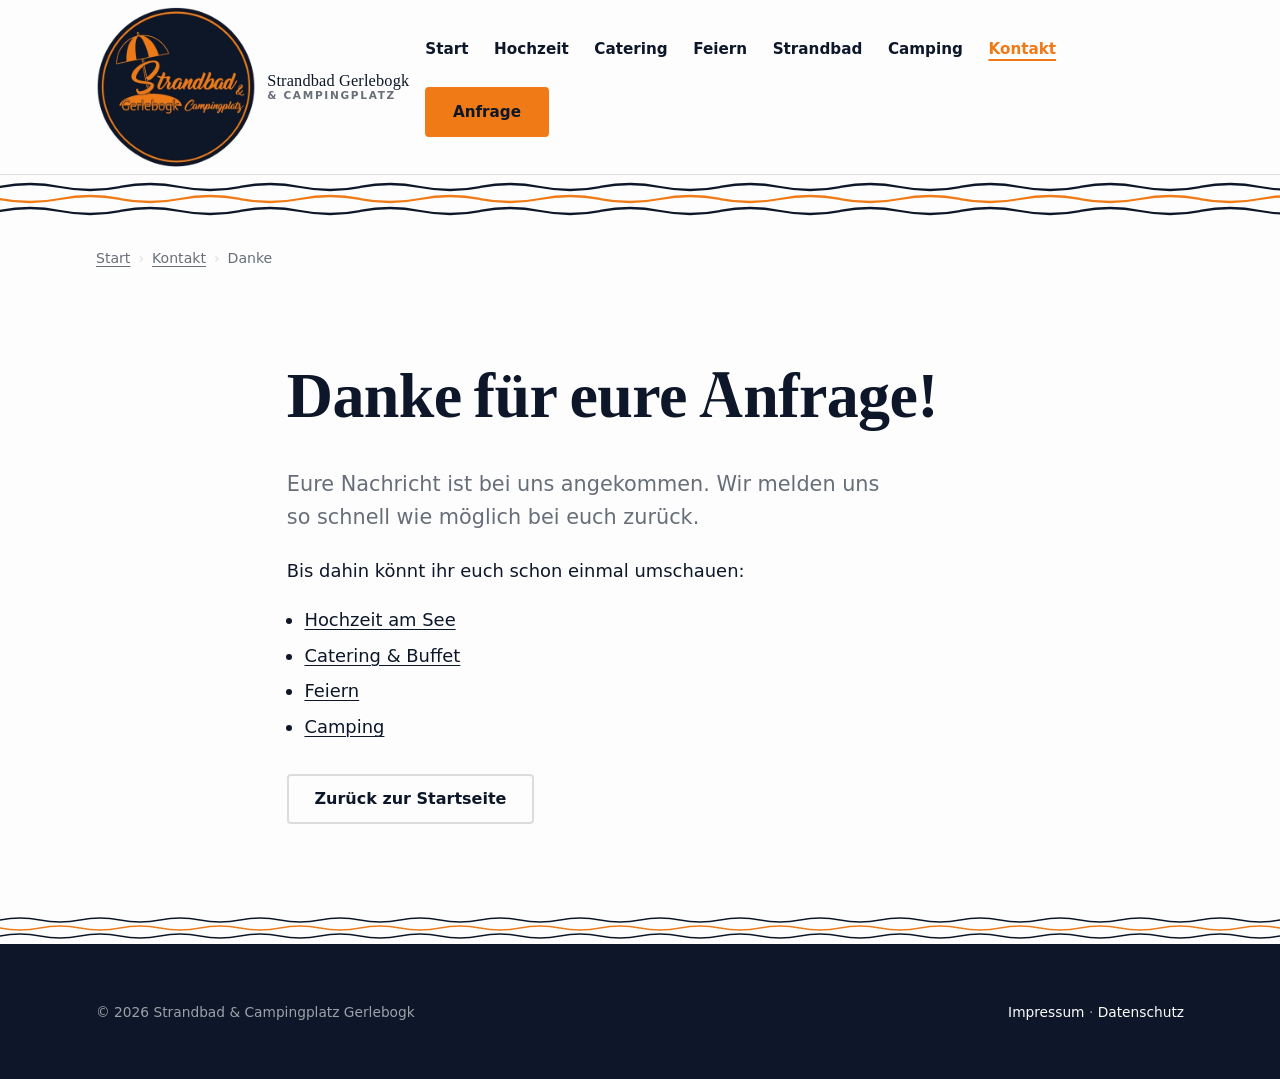
<file: kontakt/danke/index.html>
<!DOCTYPE html>
<html lang="de">
<head>
<meta charset="utf-8">
<meta name="viewport" content="width=device-width, initial-scale=1">

<title>Danke für eure Anfrage – Strandbad Gerlebogk</title>
<meta name="description" content="Eure Anfrage ist bei uns angekommen. Wir melden uns schnellstmöglich zurück.">
<link rel="canonical" href="https://strandbad-gerlebogk.de/kontakt/danke/">
<meta name="robots" content="noindex, follow">

<link rel="icon" href="/assets/img/favicon-32.png" sizes="32x32" type="image/png">
<link rel="apple-touch-icon" href="/assets/img/favicon-180.png">
<meta name="theme-color" content="#fdfdfd">

<link rel="preload" href="/assets/fonts/fraunces-600.woff2" as="font" type="font/woff2" crossorigin>
<link rel="stylesheet" href="/assets/css/main.css">
</head>
<body>

<a class="skip-link" href="#inhalt">Zum Inhalt springen</a>

<header class="kopf">
  <div class="wrap kopf__inner">
    <a class="marke" href="/">
      <picture>
        <source type="image/webp" srcset="/assets/img/logo-384.webp">
        <img src="/assets/img/logo-384.png" width="160" height="160"
             alt="Logo Strandbad & Campingplatz Gerlebogk: Sonnenschirm über dem Schriftzug">
      </picture>
      <span class="marke__name">Strandbad Gerlebogk
        <span class="marke__zusatz">& Campingplatz</span>
      </span>
    </a>
    <nav class="nav" aria-label="Hauptnavigation">
      <a href="/">Start</a>
      <a href="/hochzeit/">Hochzeit</a>
      <a href="/catering/">Catering</a>
      <a href="/feiern/">Feiern</a>
      <a href="/strandbad/">Strandbad</a>
      <a href="/camping/">Camping</a>
      <a href="/kontakt/" aria-current="page">Kontakt</a>
      <a class="btn btn--anfrage" href="/kontakt/">Anfrage</a>
    </nav>
  </div>
</header>

<div class="wellen wellen--kopf" role="presentation"></div>

<main id="inhalt">

  <nav class="brotkrumen wrap krumen-abstand" aria-label="Brotkrumennavigation">
    <ol>
      <li><a href="/">Start</a></li>
      <li><a href="/kontakt/">Kontakt</a></li>
      <li>Danke</li>
    </ol>
  </nav>

  <section class="section">
    <div class="wrap prosa">
      <h1>Danke für eure Anfrage!</h1>
      <p class="lede">Eure Nachricht ist bei uns angekommen. Wir melden uns so schnell wie möglich bei euch zurück.</p>
      <p>Bis dahin könnt ihr euch schon einmal umschauen:</p>
      <ul>
        <li><a href="/hochzeit/">Hochzeit am See</a></li>
        <li><a href="/catering/">Catering &amp; Buffet</a></li>
        <li><a href="/feiern/">Feiern</a></li>
        <li><a href="/camping/">Camping</a></li>
      </ul>
      <p class="mt-l"><a class="btn btn--leise" href="/">Zurück zur Startseite</a></p>
    </div>
  </section>

</main>

<div class="wellen" role="presentation"></div>

<footer class="fuss">
  <div class="wrap">
    <p class="fuss__unten fuss__unten--schlicht">
      <span>© 2026 Strandbad &amp; Campingplatz Gerlebogk</span>
      <span><a href="/impressum/">Impressum</a> · <a href="/datenschutz/">Datenschutz</a></span>
    </p>
  </div>
</footer>

</body>
</html>
</file>
<file: assets/css/main.css>
/* ==========================================================================
   Strandbad & Campingplatz Gerlebogk — strandbad-gerlebogk.de
   Schwesterseite zu party-company.de: gleiche Bausteine, gleiche Typografie,
   gleiche Akzentfarbe — aber Tag statt Nacht. Ein Stylesheet, keine
   Imports, keine externen Requests.
   ========================================================================== */

/* --- Schriften (selbst gehostet) ------------------------------------------
   Display-Schrift bewusst NICHT identisch zur Partycompany: Alfa Slab One
   gibt es nur in einem (sehr fetten) Schnitt, das wirkte für die ruhigere
   Strandbad-Seite zu laut. Fraunces steht für Tag/Hochzeit-Eleganz, so wie
   Alfa Slab One bei der Partycompany für Nacht/Party-Energie steht — gleiche
   Rolle, bewusst andere Persönlichkeit (Feedback aus dem Design-Review). */

@font-face {
  font-family: "Fraunces";
  font-style: normal;
  font-weight: 600;
  font-display: swap;
  src: url("../fonts/fraunces-600.woff2") format("woff2");
  unicode-range: U+0000-00FF, U+0131, U+0152-0153, U+02BB-02BC, U+02C6, U+02DA,
    U+02DC, U+2000-206F, U+2074, U+20AC, U+2122, U+2191, U+2193, U+2212, U+2215;
}

/* Fließtext läuft bewusst im System-Font-Stack: 0 Requests, 0 Byte. */

/* --- Marken-Token ---------------------------------------------------------
   Farbwerte wörtlich aus party-company.de/assets/css/main.css übernommen
   (--orange, --nacht, --wasser = dortiges --strandbad), nicht neu erfunden.
   --weiss und --sand sind das helle Gegenstück zu deren --nacht/--tiefe.
   ------------------------------------------------------------------------- */

:root {
  --weiss: #fdfdfd;        /* Grundfläche, dominant */
  --sand: #f5efe2;         /* zweite helle Fläche, trennt Sektionen ohne Linie */
  --orange: #f07a16;       /* NUR CTA, Hover, Marker, Signature */
  --nacht: #0d1729;        /* Fließtext, Fußzeile, Hero-Panel (Navy-Rolle) */
  --wasser: #3fa8c9;       /* Wasserton: sekundäre Akzente, Rückverweis auf Partycompany */

  --nacht-leise: rgba(13, 23, 41, 0.62);
  --nacht-linie: rgba(13, 23, 41, 0.14);

  --display: "Fraunces", Georgia, "Times New Roman", serif;
  --body: system-ui, -apple-system, BlinkMacSystemFont, "Segoe UI", Roboto,
    "Helvetica Neue", Arial, sans-serif;

  --wrap: 68rem;
  --gap: clamp(1.25rem, 4vw, 2.5rem);
  --radius: 4px;

  /* Signature: Wellenkante. Drei ineinander verschlungene Wellenlinien,
     Pendant zur Lichterkette der Partycompany — anderes Motiv, gleiche Rolle.
     Kachel ist genau eine Wellenperiode breit (160px), dadurch mathematisch
     nahtlos wiederholbar — kein Foto/KI-Bild, handgeschriebenes SVG. */
  --wellen: url("data:image/svg+xml,%3Csvg xmlns='http://www.w3.org/2000/svg' width='160' height='64' viewBox='0 0 160 64'%3E%3Cpath d='M0 16 Q40 8 80 16 Q120 24 160 16' fill='none' stroke='%230D1729' stroke-width='3' stroke-linecap='round'/%3E%3Cpath d='M0 32 Q40 40 80 32 Q120 24 160 32' fill='none' stroke='%23F07A16' stroke-width='3' stroke-linecap='round'/%3E%3Cpath d='M0 48 Q40 40 80 48 Q120 56 160 48' fill='none' stroke='%230D1729' stroke-width='3' stroke-linecap='round'/%3E%3C/svg%3E");
}

/* --- Reset / Grundlagen -------------------------------------------------- */

*,
*::before,
*::after { box-sizing: border-box; }

html {
  -webkit-text-size-adjust: 100%;
  scroll-behavior: smooth;
}

body {
  margin: 0;
  background: var(--weiss);
  color: var(--nacht);
  font-family: var(--body);
  font-size: clamp(1rem, 0.96rem + 0.2vw, 1.125rem);
  line-height: 1.6;
  -webkit-font-smoothing: antialiased;
  overflow-wrap: break-word;
}

img { max-width: 100%; height: auto; display: block; }

h1, h2, h3, h4 {
  font-family: var(--display);
  font-weight: 600;
  line-height: 1.12;
  margin: 0 0 0.6em;
  letter-spacing: -0.01em;
  /* Deutsche Komposita wie "Campingplatz" oder "Öffnungszeiten" passen bei
     320px in keine Zeile. hyphens nutzt das lang="de" des Dokuments. */
  hyphens: auto;
  overflow-wrap: break-word;
}

h1 { font-size: clamp(2.1rem, 1.3rem + 4vw, 4rem); }
h2 { font-size: clamp(1.6rem, 1.2rem + 1.9vw, 2.5rem); }
h3 { font-size: clamp(1.15rem, 1.05rem + 0.5vw, 1.4rem); }
h4 { font-size: 1.05rem; font-family: var(--body); font-weight: 600; }

p { margin: 0 0 1.1em; }
p:last-child { margin-bottom: 0; }

a { color: var(--nacht); text-decoration-thickness: 1px; text-underline-offset: 0.18em; }
a:hover { color: var(--orange); }

ul, ol { margin: 0 0 1.1em; padding-left: 1.25rem; }
li { margin-bottom: 0.4em; }

strong, b { font-weight: 600; }

:focus-visible {
  outline: 3px solid var(--orange);
  outline-offset: 3px;
  border-radius: 2px;
}

/* Nach oben statt nach links wegschieben – ein "left: -9999px" vergrößert in
   manchen Browsern die Scrollbreite des Dokuments. */
.skip-link {
  position: absolute;
  left: 0;
  top: 0;
  z-index: 100;
  transform: translateY(-130%);
  background: var(--orange);
  color: #21160a;
  padding: 0.75rem 1.25rem;
  font-weight: 600;
  text-decoration: none;
}
.skip-link:focus { transform: translateY(0); }

.visually-hidden {
  position: absolute;
  width: 1px; height: 1px;
  padding: 0; margin: -1px;
  overflow: hidden;
  clip-path: inset(50%);
  white-space: nowrap;
}

/* --- Raster -------------------------------------------------------------- */

.wrap {
  width: min(100% - 2 * var(--gap), var(--wrap));
  margin-inline: auto;
}

.section { padding-block: clamp(3rem, 8vw, 5.5rem); }
.section--sand { background: var(--sand); }
.section--nacht { background: var(--nacht); color: var(--weiss); }
.section--nacht a { color: #bcd9e3; }
.section--nacht a:hover { color: #fff; }
.section--schmal { padding-block: clamp(2rem, 5vw, 3rem); }

.lede {
  font-size: clamp(1.06rem, 1rem + 0.4vw, 1.3rem);
  color: var(--nacht-leise);
  max-width: 46ch;
}
.section--nacht .lede { color: rgba(253, 253, 253, 0.72); }

.eyebrow {
  font-family: var(--body);
  font-weight: 600;
  font-size: 0.78rem;
  letter-spacing: 0.14em;
  text-transform: uppercase;
  color: #8a4400;
  margin: 0 0 0.9rem;
}
.section--nacht .eyebrow { color: var(--wasser); }

/* --- Signature: Wellenkante ------------------------------------------------
   Drei verschlungene Wellenlinien als wiederkehrender Sektionstrenner,
   dieselbe Code-Rolle wie die Girlande der Partycompany, eigenes Motiv.
   Handgeschriebenes SVG, austauschbar sobald finale Grafik vorliegt, siehe
   README. Kachel ist 160×64 (Seitenverhältnis 2,5:1) — background-size MUSS
   dieses Verhältnis einhalten, sonst verzerrt die Wiederholung (siehe Notiz
   zur ursprünglichen Segelkante-Version im Git-Verlauf/README).
   ------------------------------------------------------------------------- */

.wellen {
  height: 32px;
  background-image: var(--wellen);
  background-repeat: repeat-x;
  background-position: left top;
  background-size: 80px 32px;
  border: 0;
  margin: 0;
}
.wellen--kopf {
  height: 48px;
  background-size: 120px 48px;
  margin-bottom: -24px;
  position: relative;
  z-index: 1;
  pointer-events: none;
}

@media (prefers-reduced-motion: no-preference) {
  .wellen { animation: wiegen 7s ease-in-out infinite; transform-origin: center; }
  @keyframes wiegen {
    0%, 100% { transform: scaleY(1); }
    50% { transform: scaleY(1.06); }
  }
}

/* --- Kopfzeile ----------------------------------------------------------- */

.kopf {
  position: sticky;
  top: 0;
  z-index: 20;
  background: rgba(253, 253, 253, 0.94);
  border-bottom: 1px solid var(--nacht-linie);
  backdrop-filter: blur(8px);
}

.kopf__inner {
  display: flex;
  align-items: center;
  gap: 1rem;
  padding-block: 0.45rem;
}

.marke {
  display: flex;
  align-items: center;
  gap: 0.7rem;
  text-decoration: none;
  color: var(--nacht);
  flex: 0 0 auto;
}
.marke img {
  width: 160px; height: 160px;
  border-radius: 50%;
  background: var(--sand);
  flex: 0 0 auto;
}
.marke__name {
  font-family: var(--display);
  font-size: 1.02rem;
  line-height: 1.1;
  letter-spacing: 0.01em;
}
.marke__zusatz {
  display: block;
  font-family: var(--body);
  font-size: 0.66rem;
  font-weight: 600;
  letter-spacing: 0.16em;
  text-transform: uppercase;
  color: var(--nacht-leise);
}

.nav {
  margin-left: auto;
  display: flex;
  align-items: center;
  gap: clamp(0.9rem, 2vw, 1.6rem);
  flex-wrap: wrap;
}
.nav a {
  color: var(--nacht);
  text-decoration: none;
  font-weight: 600;
  font-size: 0.95rem;
}
.nav a:hover,
.nav a[aria-current="page"] { color: var(--orange); }
.nav a[aria-current="page"] { text-decoration: underline; text-decoration-color: var(--orange); text-decoration-thickness: 2px; text-underline-offset: 0.35em; }

/* --- Schaltflächen ------------------------------------------------------- */

.btn {
  display: inline-flex;
  align-items: center;
  justify-content: center;
  gap: 0.5rem;
  font-family: var(--body);
  font-weight: 600;
  font-size: 1rem;
  line-height: 1;
  padding: 0.95rem 1.6rem;
  border-radius: var(--radius);
  border: 2px solid transparent;
  text-decoration: none;
  cursor: pointer;
  transition: transform 0.12s ease, background-color 0.12s ease, color 0.12s ease;
}
.btn:hover { transform: translateY(-2px); }

/* Orange ist der Anfrage-Knopf. Sonst nichts — auf Weiß liegt #F07A16
   unter 4,5:1 Kontrast, deshalb nie als Text, immer als Fläche. */
.btn--anfrage {
  background: var(--orange);
  color: #21160a;
}
.btn--anfrage:hover { background: #ff9a3d; color: #21160a; }

.btn--gross { font-size: 1.1rem; padding: 1.15rem 2rem; }

.btn--leise {
  background: transparent;
  color: var(--nacht);
  border-color: var(--nacht-linie);
}
.btn--leise:hover { color: var(--orange); border-color: var(--orange); }

.btn--party { background: var(--nacht); color: var(--weiss); }
.btn--party:hover { background: #1b2c47; color: #fff; }

@media (prefers-reduced-motion: reduce) {
  .btn:hover { transform: none; }
  html { scroll-behavior: auto; }
}

/* --- Hero -----------------------------------------------------------------
   Gespiegeltes Prinzip zur Partycompany: dort dunkler Hintergrund + helles
   Sand-Panel, hier heller Hintergrund + dunkles Navy-Panel. Gleicher
   Baustein (Foto + Kontrastpanel, kein Text auf dem Foto), invertierte
   Farbrichtung — Tag statt Nacht.
   ------------------------------------------------------------------------- */

.hero { background: var(--weiss); position: relative; }

.hero__grid {
  display: grid;
  grid-template-columns: repeat(12, 1fr);
  align-items: center;
  padding-block: clamp(1.5rem, 4vw, 3.5rem);
}

.hero__media {
  grid-column: 6 / -1;
  grid-row: 1;
  position: relative;
}
.hero__media img {
  width: 100%;
  aspect-ratio: 4 / 5;
  object-fit: cover;
  border-radius: var(--radius);
}

.hero__panel {
  grid-column: 1 / 7;
  grid-row: 1;
  z-index: 2;
  background: var(--nacht);
  color: var(--weiss);
  padding: clamp(1.5rem, 3.5vw, 2.6rem);
  border-radius: var(--radius);
  box-shadow: 0 24px 60px -30px rgba(13, 23, 41, 0.45);
}

.hero__kicker {
  font-weight: 600;
  font-size: 0.82rem;
  letter-spacing: 0.13em;
  text-transform: uppercase;
  color: var(--wasser);
  margin: 0 0 0.8rem;
}
.hero__titel { margin-bottom: 0.35em; color: var(--weiss); }
.hero__unter {
  font-family: var(--body);
  font-weight: 600;
  font-size: clamp(1.05rem, 0.95rem + 0.6vw, 1.4rem);
  color: rgba(253, 253, 253, 0.82);
  margin: 0 0 1.3rem;
}
.hero__zeile {
  display: flex;
  flex-wrap: wrap;
  gap: 0.5rem 1.4rem;
  font-weight: 600;
  color: rgba(253, 253, 253, 0.82);
  margin: 0 0 1.6rem;
  padding-top: 1.1rem;
  border-top: 2px solid rgba(253, 253, 253, 0.14);
}
.hero__aktion { display: flex; flex-wrap: wrap; gap: 0.8rem; align-items: center; }

/* --- Faktenabsatz (für Suchmaschinen und KI-Antworten) ------------------- */

.fakten {
  border-left: 3px solid var(--orange);
  padding-left: clamp(1rem, 2.5vw, 1.6rem);
  max-width: 62ch;
  font-size: 1.06rem;
}
.fakten p { margin-bottom: 0.9em; }
.fakten p:last-child { margin-bottom: 0; }

/* --- Eckdaten ------------------------------------------------------------ */

.eckdaten {
  margin: 0;
  display: grid;
  grid-template-columns: repeat(auto-fit, minmax(min(100%, 12rem), 1fr));
  gap: 0;
  border-top: 1px solid var(--nacht-linie);
}
.eckdaten > div {
  padding: 1rem 1.2rem 1rem 0;
  border-bottom: 1px solid var(--nacht-linie);
}
.eckdaten dt {
  font-size: 0.75rem;
  font-weight: 600;
  letter-spacing: 0.13em;
  text-transform: uppercase;
  color: var(--nacht-leise);
  margin-bottom: 0.25rem;
}
.eckdaten dd {
  margin: 0;
  font-family: var(--display);
  font-size: 1.25rem;
  line-height: 1.2;
}
.eckdaten dd small {
  display: block;
  font-family: var(--body);
  font-size: 0.85rem;
  color: var(--nacht-leise);
  margin-top: 0.2rem;
}

/* Tabellenvariante (Preise) */
.datentabelle {
  width: 100%;
  border-collapse: collapse;
  text-align: left;
}
.datentabelle th,
.datentabelle td {
  padding: 0.85rem 1rem 0.85rem 0;
  border-bottom: 1px solid var(--nacht-linie);
  vertical-align: top;
}
.datentabelle th {
  font-weight: 600;
  color: var(--nacht-leise);
  width: 46%;
  font-size: 0.95rem;
}
.datentabelle td { font-weight: 600; }
.tabelle-scroll { overflow-x: auto; }

/* --- Leistungen als Speisekarte ------------------------------------------ */

.karte { list-style: none; margin: 0; padding: 0; }
.karte > li {
  display: flex;
  align-items: baseline;
  gap: 0.75rem;
  padding: 0.85rem 0;
  border-bottom: 1px solid var(--nacht-linie);
  margin: 0;
}
.karte__name { font-family: var(--display); font-size: 1.15rem; flex: 0 1 auto; }
.karte__fuellung {
  flex: 1 1 auto;
  border-bottom: 2px dotted var(--nacht-linie);
  transform: translateY(-0.35em);
  min-width: 1.5rem;
}
.karte__hinweis { flex: 0 0 auto; color: var(--nacht-leise); font-size: 0.9rem; }

/* --- Wegweiser (drei Einstiege) -------------------------------------------
   Bewusst kein Card-Grid mit runden Ecken und Schatten: eine schmale Reihe
   mit vertikalen Trennlinien, wie ein Wegweiser am Eingang.
   ------------------------------------------------------------------------- */

.wegweiser {
  display: grid;
  grid-template-columns: repeat(3, 1fr);
  gap: clamp(1.5rem, 4vw, 2.5rem);
}
.wegweiser__eintrag {
  text-decoration: none;
  color: inherit;
  display: flex;
  flex-direction: column;
  text-align: center;
}
.wegweiser__bild {
  aspect-ratio: 4 / 3;
  overflow: hidden;
  border-radius: 14px;
  margin-bottom: 1rem;
}
.wegweiser__bild img { width: 100%; height: 100%; object-fit: cover; }
.wegweiser__eintrag h3 {
  font-family: var(--body);
  font-weight: 700;
  font-size: 1.2rem;
  margin-bottom: 0.35rem;
}
.wegweiser__eintrag p { color: var(--nacht-leise); font-size: 0.95rem; margin-bottom: 0.6rem; }
.wegweiser__pfeil { font-weight: 600; color: var(--nacht); margin-top: auto; padding-top: 0.4rem; }
.wegweiser__eintrag:hover .wegweiser__pfeil { color: var(--orange); }
.wegweiser__eintrag:hover h3 { color: var(--orange); }

@media (max-width: 40rem) {
  .wegweiser { grid-template-columns: 1fr; }
}

/* --- Zweispalter --------------------------------------------------------- */

.duo {
  display: grid;
  grid-template-columns: 1fr 1fr;
  gap: clamp(1.75rem, 5vw, 3.5rem);
  align-items: center;
}
.duo--medialinks > .duo__media { order: -1; }
.duo__media img {
  width: 100%;
  border-radius: var(--radius);
  object-fit: cover;
}
.bild--hoch img { aspect-ratio: 4 / 5; }
.bild--breit img { aspect-ratio: 3 / 2; }
.bild--quadrat img { aspect-ratio: 1 / 1; }

.bildnachweis {
  font-size: 0.8rem;
  color: var(--nacht-leise);
  margin-top: 0.6rem;
}

/* --- Bildstrecke ----------------------------------------------------------- */

.bildstrecke {
  display: grid;
  grid-template-columns: repeat(auto-fit, minmax(min(100%, 15rem), 1fr));
  gap: 1.25rem;
}
.bildstrecke img {
  width: 100%;
  height: 100%;
  object-fit: cover;
  border-radius: var(--radius);
}
.bildstrecke > div { aspect-ratio: 3 / 4; overflow: hidden; border-radius: var(--radius); }

/* --- Sprungmarken (Catering-Seite) ------------------------------------------
   Funktionale Icon-Buttons, keine Deko-Icon-Kacheln: springen per Anker zum
   jeweiligen Abschnitt. Icon nutzt currentColor. */

.sprungmarken {
  display: flex;
  flex-wrap: wrap;
  gap: 0.6rem;
  list-style: none;
  margin: 0;
  padding: 0;
}
.sprungmarke {
  display: inline-flex;
  align-items: center;
  gap: 0.5rem;
  padding: 0.55rem 1rem;
  border: 2px solid var(--nacht-linie);
  border-radius: 999px;
  text-decoration: none;
  color: var(--nacht);
  font-weight: 600;
  font-size: 0.92rem;
}
.sprungmarke svg { width: 1.2em; height: 1.2em; flex: 0 0 auto; }
.sprungmarke:hover { border-color: var(--orange); color: var(--orange); }

/* --- Katalog: gestaffelte Bild-Collage + Kategorie-Karte -------------------
   Aufbau übernommen von mymycatering.com (versetzte Fotos, Karte pro
   Kategorie), Optik komplett eigen: eckig, kein Schlagschatten, unsere
   Palette. Preise/Mindestpersonenzahl bewusst als TODO, nicht erfunden. */

.katalog { display: grid; gap: clamp(3rem, 7vw, 4.5rem); }

.katalog__karte {
  display: grid;
  grid-template-columns: minmax(0, 1fr) minmax(0, 1fr);
  gap: clamp(1.75rem, 5vw, 3.5rem);
  align-items: center;
}
.katalog__karte:nth-child(even) .collage { order: -1; }

.collage {
  position: relative;
  padding-right: 18%;
  padding-bottom: 14%;
}
.collage__haupt { position: relative; z-index: 1; }
.collage__haupt img { width: 100%; aspect-ratio: 4 / 5; object-fit: cover; }
.collage__neben {
  position: absolute;
  right: 0;
  bottom: 0;
  width: 44%;
  z-index: 2;
  border: 6px solid var(--weiss);
  background: var(--weiss);
}
.collage__neben img { width: 100%; aspect-ratio: 1 / 1; object-fit: cover; }

.katalog__preis {
  margin-top: 1.2rem;
  padding-top: 1.1rem;
  border-top: 1px solid var(--nacht-linie);
  display: flex;
  flex-wrap: wrap;
  align-items: baseline;
  gap: 0.4rem 0.8rem;
  font-weight: 600;
}
.katalog__preis .todo { font-weight: 600; }

@media (max-width: 56rem) {
  .katalog__karte { grid-template-columns: 1fr; }
  .katalog__karte:nth-child(even) .collage { order: 0; }
  .collage { padding-right: 16%; padding-bottom: 12%; }
}

/* --- Karten (Kacheln) ----------------------------------------------------- */

.kacheln {
  display: grid;
  grid-template-columns: repeat(auto-fit, minmax(min(100%, 16rem), 1fr));
  gap: 1.25rem;
}
.kachel {
  background: var(--sand);
  border: 1px solid var(--nacht-linie);
  border-radius: var(--radius);
  padding: 1.5rem;
}
.section--sand .kachel { background: var(--weiss); }
.kachel h3 { margin-bottom: 0.4rem; }
.kachel p { color: var(--nacht-leise); font-size: 0.98rem; }

/* --- FAQ ------------------------------------------------------------------- */

.faq { margin: 0; }
.faq > div { border-bottom: 1px solid var(--nacht-linie); padding: 1.3rem 0; }
.faq dt {
  font-family: var(--display);
  font-size: 1.1rem;
  margin-bottom: 0.5rem;
}
.faq dd { margin: 0; color: var(--nacht-leise); max-width: 68ch; }

/* --- Anfahrtsskizze -------------------------------------------------------- */

.skizze {
  background: var(--sand);
  border: 1px solid var(--nacht-linie);
  border-radius: var(--radius);
  padding: 1rem;
}
.skizze img { width: 100%; height: auto; display: block; border-radius: var(--radius); }

/* --- Brotkrumen ------------------------------------------------------------- */

.brotkrumen { font-size: 0.88rem; color: var(--nacht-leise); padding-block: 1rem 0; }
.brotkrumen ol { list-style: none; display: flex; flex-wrap: wrap; gap: 0.5rem; margin: 0; padding: 0; }
.brotkrumen li { margin: 0; }
.brotkrumen li + li::before { content: "›"; margin-right: 0.5rem; color: var(--nacht-linie); }
.brotkrumen a { color: var(--nacht-leise); }

/* --- Anfrageband (wiederholter CTA) ---------------------------------------- */

.anfrageband {
  background: var(--nacht);
  color: var(--weiss);
  padding-block: clamp(2rem, 5vw, 3rem);
}
.anfrageband__inner {
  display: flex;
  flex-wrap: wrap;
  align-items: center;
  justify-content: space-between;
  gap: 1.25rem;
}
.anfrageband p { margin: 0; color: rgba(253, 253, 253, 0.78); }
.anfrageband strong { color: var(--weiss); font-family: var(--display); font-weight: 400; font-size: 1.25rem; display: block; }

/* --- Kontaktliste ------------------------------------------------------------ */

.kontaktliste { display: grid; gap: 1.4rem; margin: 0; grid-template-columns: repeat(auto-fit, minmax(min(100%, 15rem), 1fr)); }
.kontaktliste dt {
  font-size: 0.75rem;
  font-weight: 600;
  letter-spacing: 0.13em;
  text-transform: uppercase;
  color: var(--nacht-leise);
  margin-bottom: 0.3rem;
}
.kontaktliste dd { margin: 0; font-size: 1.1rem; font-weight: 600; }

/* Icon + Text, in Kontaktlisten und ähnlichen Stellen. Icon nutzt currentColor,
   färbt sich dadurch automatisch mit dem Link (Hover etc.) statt separat
   gepflegt werden zu müssen. Rein dekorativ (aria-hidden) – die Bedeutung
   steckt im Text, nicht im Icon. */
.mit-icon { display: inline-flex; align-items: center; gap: 0.5rem; }
.mit-icon svg { flex: 0 0 auto; width: 1.15em; height: 1.15em; }
dd.mit-icon { color: var(--nacht); font-weight: 600; }

/* Variante: Icon zentriert über dem Text statt daneben (Kontaktseite) */
.kontaktliste--icons { text-align: center; }
.kontaktliste--icons .mit-icon { flex-direction: column; gap: 0.6rem; }
.kontaktliste--icons .mit-icon svg { width: 28px; height: 28px; color: var(--orange); }

/* --- Anfrageformular ------------------------------------------------------- */

.formular { max-width: 44rem; }

.formular__grid {
  display: grid;
  grid-template-columns: repeat(auto-fit, minmax(min(100%, 14rem), 1fr));
  gap: 1.25rem;
  margin-bottom: 1.25rem;
}

.feld { display: flex; flex-direction: column; gap: 0.4rem; }
.feld--breit { margin-bottom: 1.25rem; }

.feld label {
  font-size: 0.85rem;
  font-weight: 600;
  color: var(--nacht-leise);
}

.feld input,
.feld select,
.feld textarea {
  font: inherit;
  font-size: 1rem;
  color: var(--nacht);
  background: var(--weiss);
  border: 2px solid var(--nacht-linie);
  border-radius: var(--radius);
  padding: 0.7rem 0.85rem;
  width: 100%;
}
.section--sand .feld input,
.section--sand .feld select,
.section--sand .feld textarea { background: var(--weiss); }

.feld input:focus-visible,
.feld select:focus-visible,
.feld textarea:focus-visible { outline: 3px solid var(--orange); outline-offset: 1px; }

.feld textarea { resize: vertical; min-height: 8rem; }

/* Honeypot gegen Spam-Bots: fürs Auge und für Screenreader unsichtbar,
   Formularfeld bleibt im DOM, damit simple Bots es trotzdem ausfüllen. */
.feld--hp { position: absolute; width: 1px; height: 1px; padding: 0; margin: -1px; overflow: hidden; clip-path: inset(50%); white-space: nowrap; }

.feld__checkbox {
  display: flex;
  align-items: flex-start;
  gap: 0.6rem;
  font-size: 0.92rem;
  color: var(--nacht-leise);
  max-width: 48ch;
}
.feld__checkbox input { margin-top: 0.2rem; width: 1.1rem; height: 1.1rem; flex: 0 0 auto; }

/* --- Rechtstexte --------------------------------------------------------- */

.prosa { max-width: 62ch; }
.prosa h2 { margin-top: 2.2rem; }
.prosa h3 { margin-top: 1.8rem; }
.prosa ul { padding-left: 1.1rem; }

.todo {
  display: inline-block;
  background: rgba(240, 122, 22, 0.12);
  border: 1px dashed var(--orange);
  color: #8a4400;
  padding: 0.1rem 0.5rem;
  border-radius: 3px;
  font-size: 0.88rem;
  font-weight: 600;
}

/* --- Baderegel-Hinweis (sichtbar, nicht kleingedruckt) -------------------- */

.hinweis {
  display: flex;
  align-items: flex-start;
  gap: 0.75rem;
  background: var(--sand);
  border-left: 3px solid var(--orange);
  border-radius: var(--radius);
  padding: 1rem 1.25rem;
  font-weight: 600;
}

/* --- Fußzeile -------------------------------------------------------------- */

.fuss {
  background: var(--nacht);
  color: rgba(253, 253, 253, 0.82);
  border-top: 1px solid var(--nacht-linie);
  padding-block: clamp(2.5rem, 6vw, 3.5rem);
  font-size: 0.94rem;
}
.fuss__grid {
  display: grid;
  grid-template-columns: repeat(auto-fit, minmax(min(100%, 14rem), 1fr));
  gap: 2rem;
}
.fuss h2 {
  font-family: var(--body);
  font-size: 0.75rem;
  font-weight: 600;
  letter-spacing: 0.13em;
  text-transform: uppercase;
  color: rgba(253, 253, 253, 0.6);
  margin-bottom: 0.9rem;
}
.fuss ul { list-style: none; margin: 0; padding: 0; }
.fuss li { margin-bottom: 0.5rem; }
.fuss a { color: var(--weiss); text-decoration: none; }
.fuss a:hover { color: var(--wasser); text-decoration: underline; }
.fuss__unten {
  margin-top: 2.5rem;
  padding-top: 1.5rem;
  border-top: 1px solid rgba(253, 253, 253, 0.14);
  color: rgba(253, 253, 253, 0.6);
  font-size: 0.86rem;
  display: flex;
  flex-wrap: wrap;
  gap: 0.5rem 1.5rem;
  justify-content: space-between;
}
.fuss__unten--schlicht { margin-top: 0; border-top: 0; padding-top: 0; }

/* --- Hilfsklassen ----------------------------------------------------------
   Bewusst als Klassen statt als style-Attribute: nur so kommt die Seite ohne
   'unsafe-inline' in der Content-Security-Policy aus.
   ------------------------------------------------------------------------- */

.mt-s  { margin-top: 1.2rem; }
.mt-m  { margin-top: 1.6rem; }
.mt-l  { margin-top: 2rem; }
.mt-xl { margin-top: 2.5rem; }

.leise { color: var(--nacht-leise); }
.klein { font-size: 0.92rem; }
.eng   { max-width: 52ch; }

.knopfreihe { display: flex; gap: 0.7rem; flex-wrap: wrap; align-items: center; }
.krumen-abstand { padding-top: 3rem; }

/* ==========================================================================
   Umbrüche
   ========================================================================== */

@media (max-width: 56rem) {
  .wellen--kopf { margin-bottom: 0; }

  .hero__grid { grid-template-columns: 1fr; padding-block: 0 clamp(2rem, 6vw, 3rem); }
  .hero__media { grid-column: 1; grid-row: 1; }
  .hero__media img { aspect-ratio: 4 / 3; border-radius: 0; }
  .hero__panel {
    grid-column: 1;
    grid-row: 2;
    margin-inline: clamp(0rem, 2vw, 1rem);
    margin-top: -2.5rem;
  }
  .duo { grid-template-columns: 1fr; }
  .duo--medialinks > .duo__media { order: 0; }
  .datentabelle th { width: 50%; }
}

@media (max-width: 40rem) {
  .kopf { position: static; }
  .kopf__inner { flex-wrap: wrap; row-gap: 0.6rem; }
  .nav { margin-left: 0; width: 100%; gap: 0.85rem 1.1rem; font-size: 0.92rem; }
  .marke img { width: 110px; height: 110px; }
  .marke { min-width: 0; }
  .marke__name { min-width: 0; }
  .marke__zusatz { font-size: 0.62rem; letter-spacing: 0.1em; }
  .anfrageband__inner { flex-direction: column; align-items: flex-start; }
  .eckdaten > div { padding-right: 0; }
}

@media (max-width: 22.5rem) {
  :root { --gap: 1rem; }
  .hero__panel { padding: 1.15rem; }
  .btn { padding: 0.85rem 1.15rem; font-size: 0.95rem; }
  .marke__zusatz { display: none; }
  .marke img { width: 92px; height: 92px; }
  .kopf__inner { gap: 0.75rem; }
}

@media print {
  .kopf, .wellen, .anfrageband, .btn { display: none; }
  body { background: #fff; color: #000; }
}
</file>
